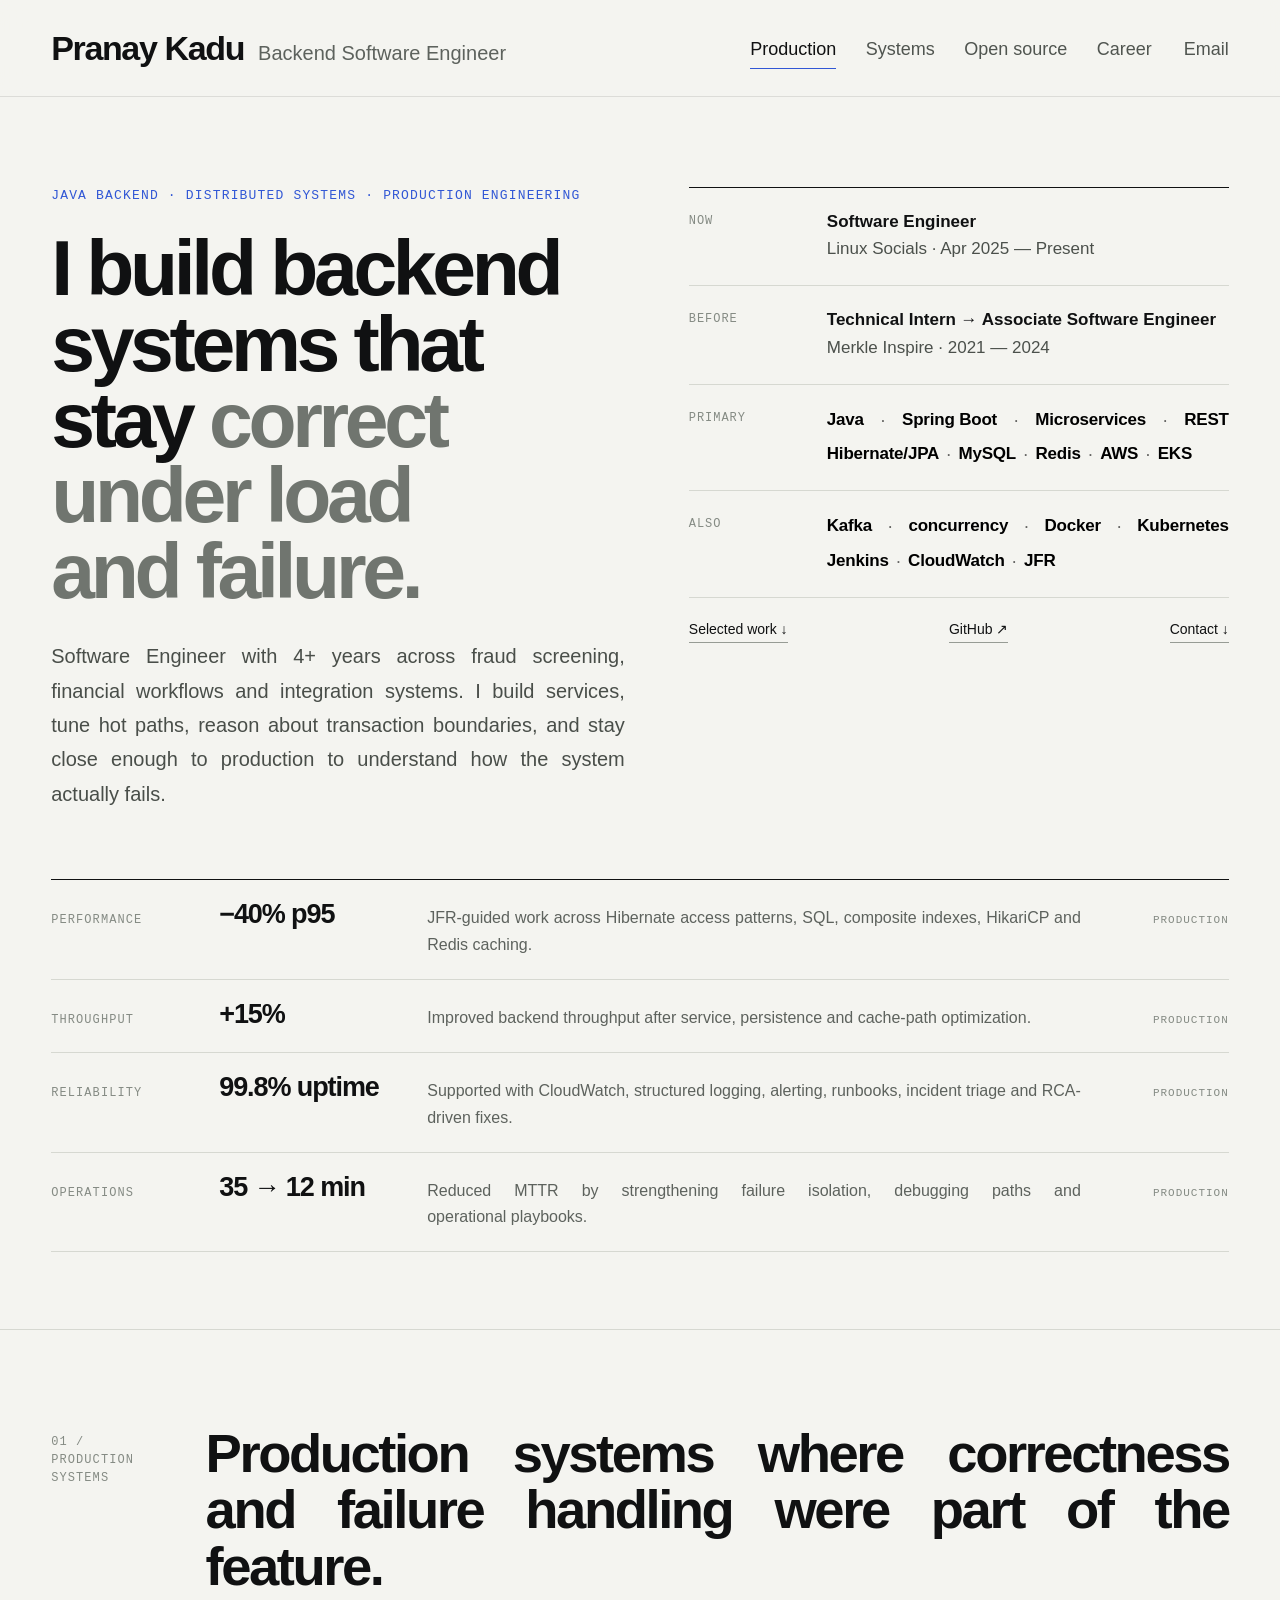
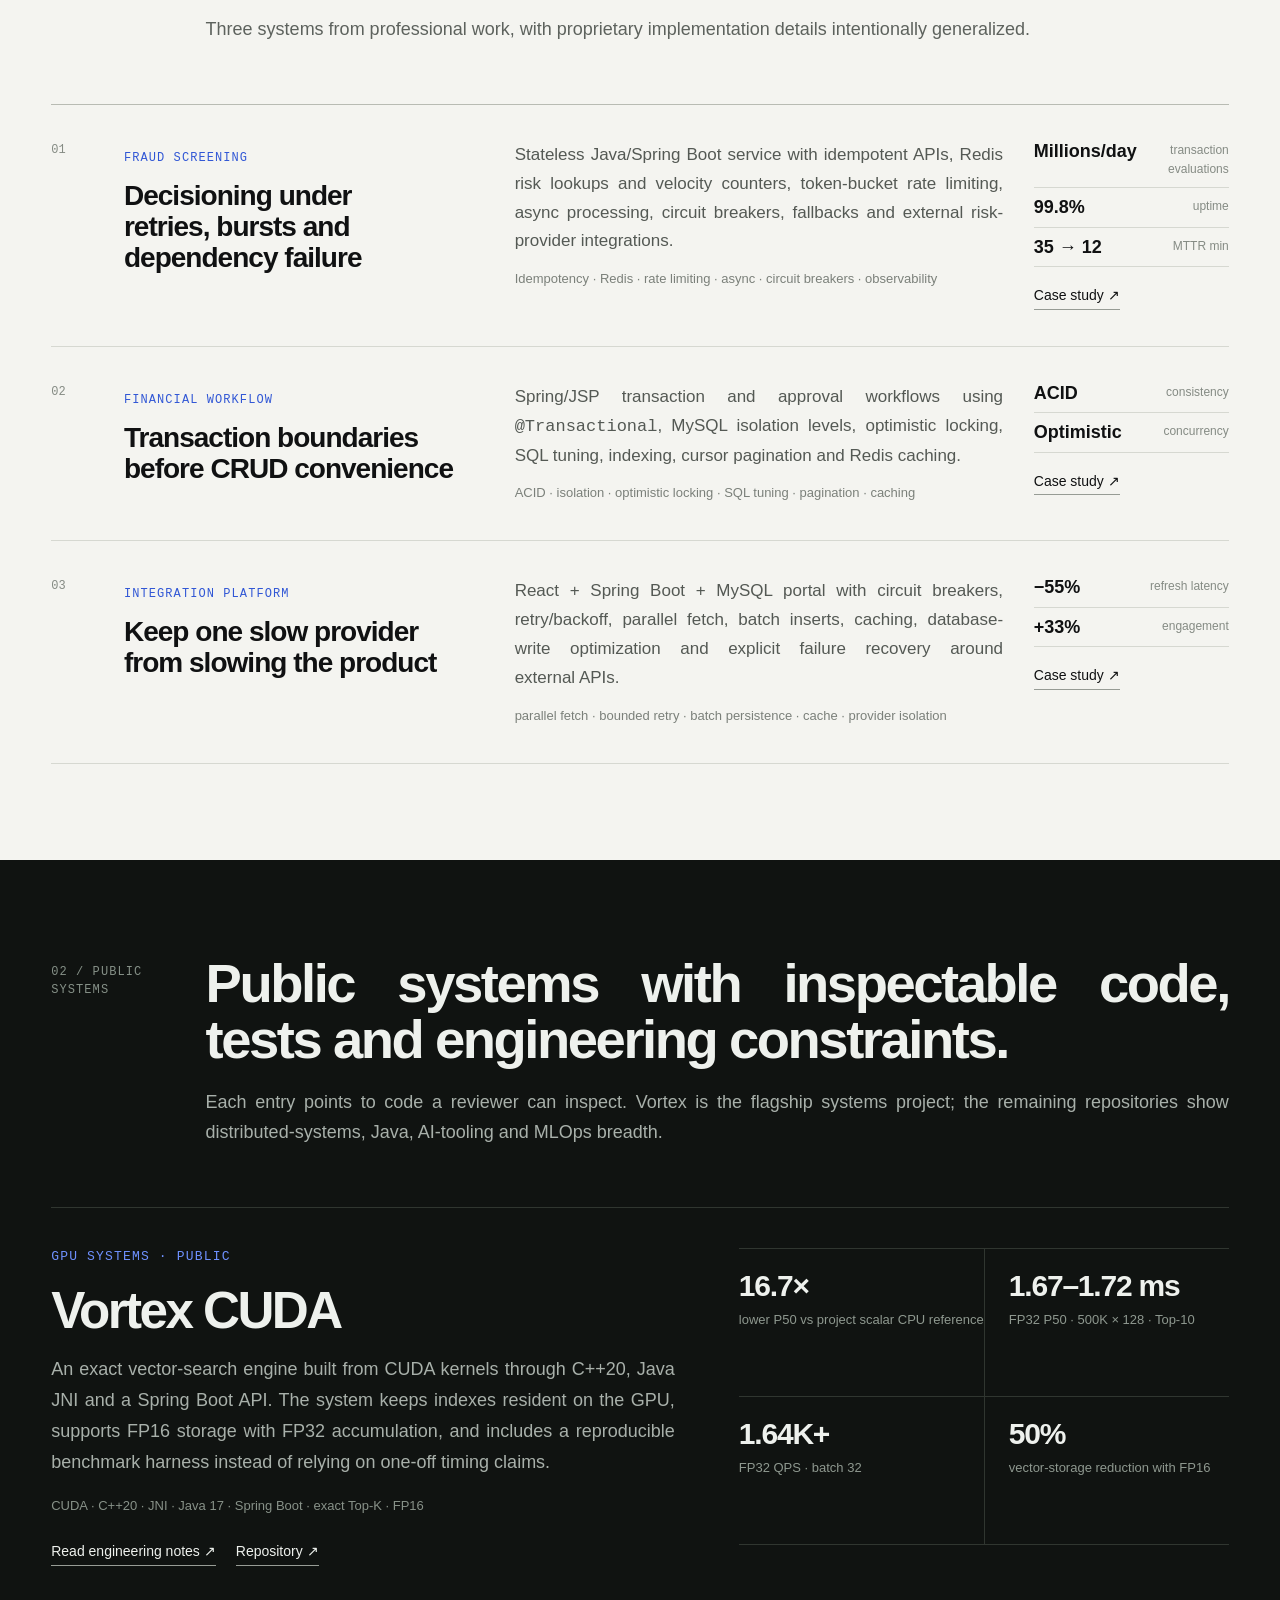
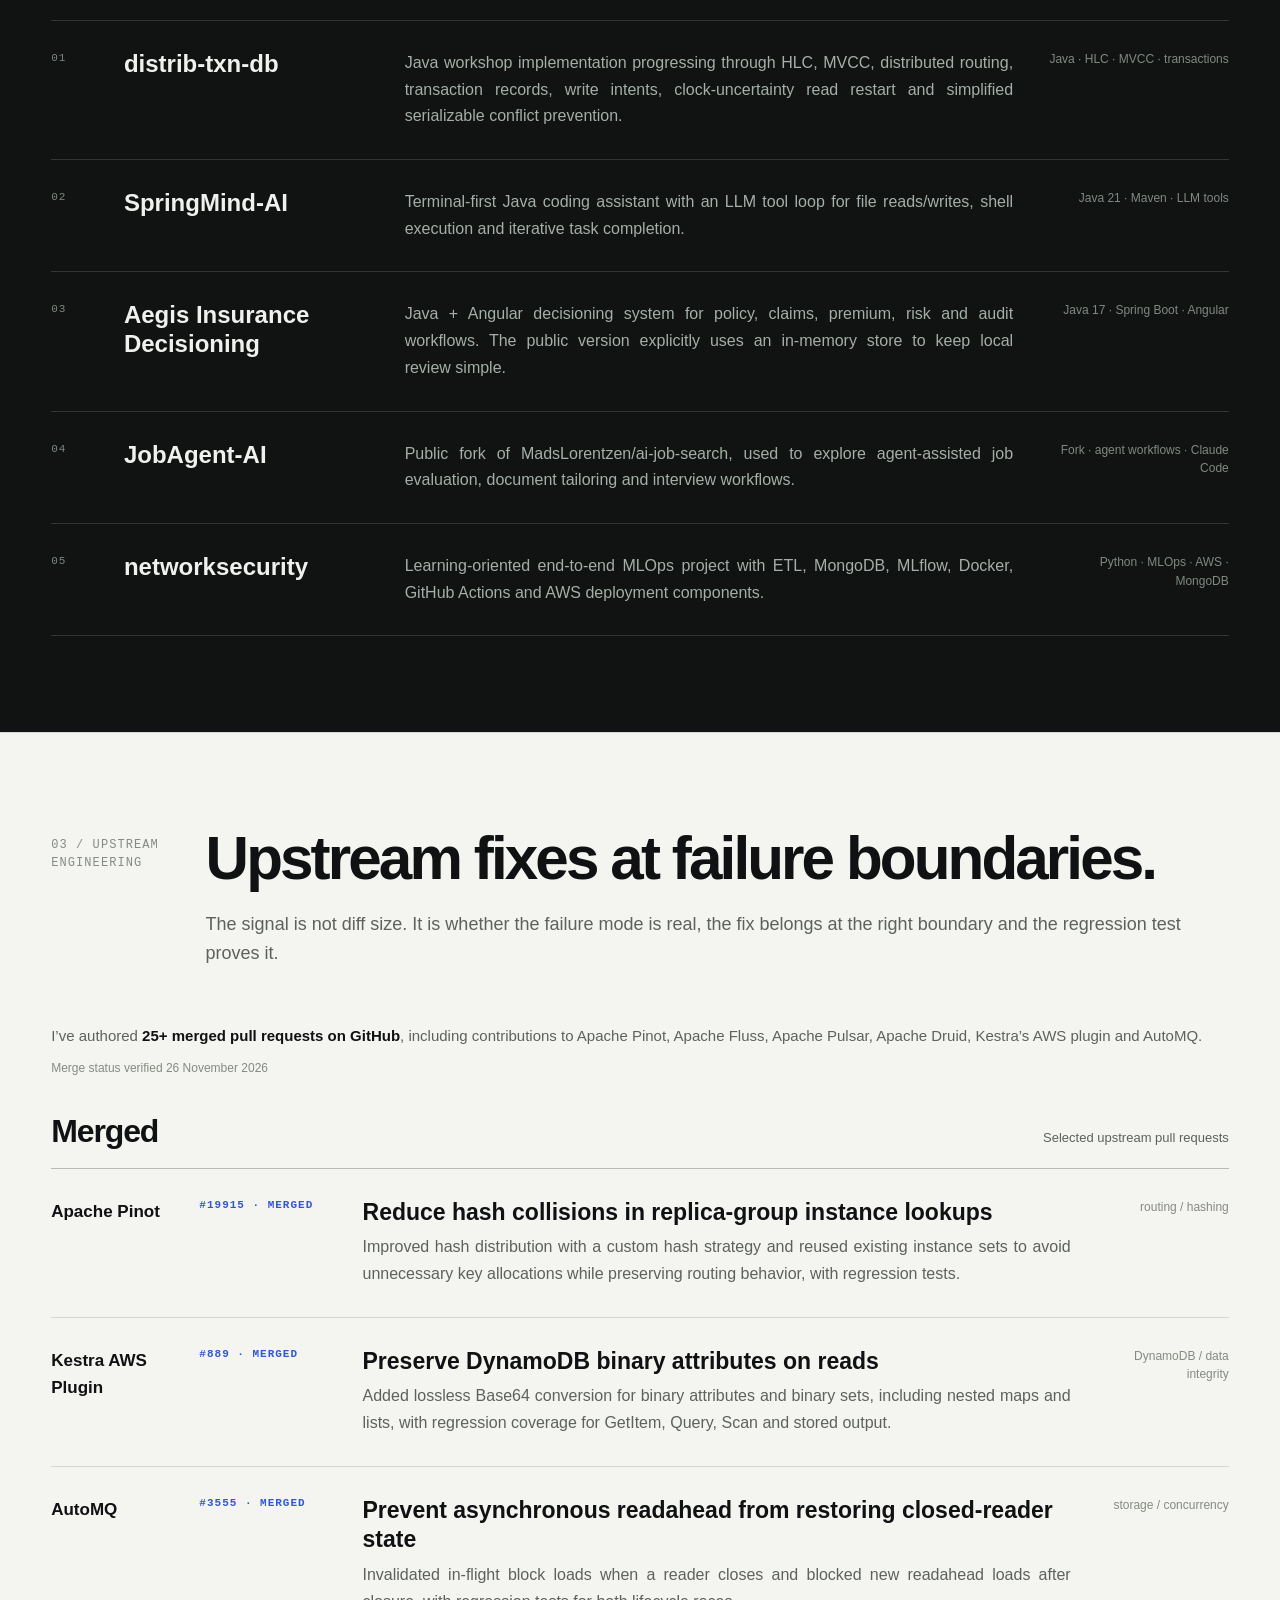
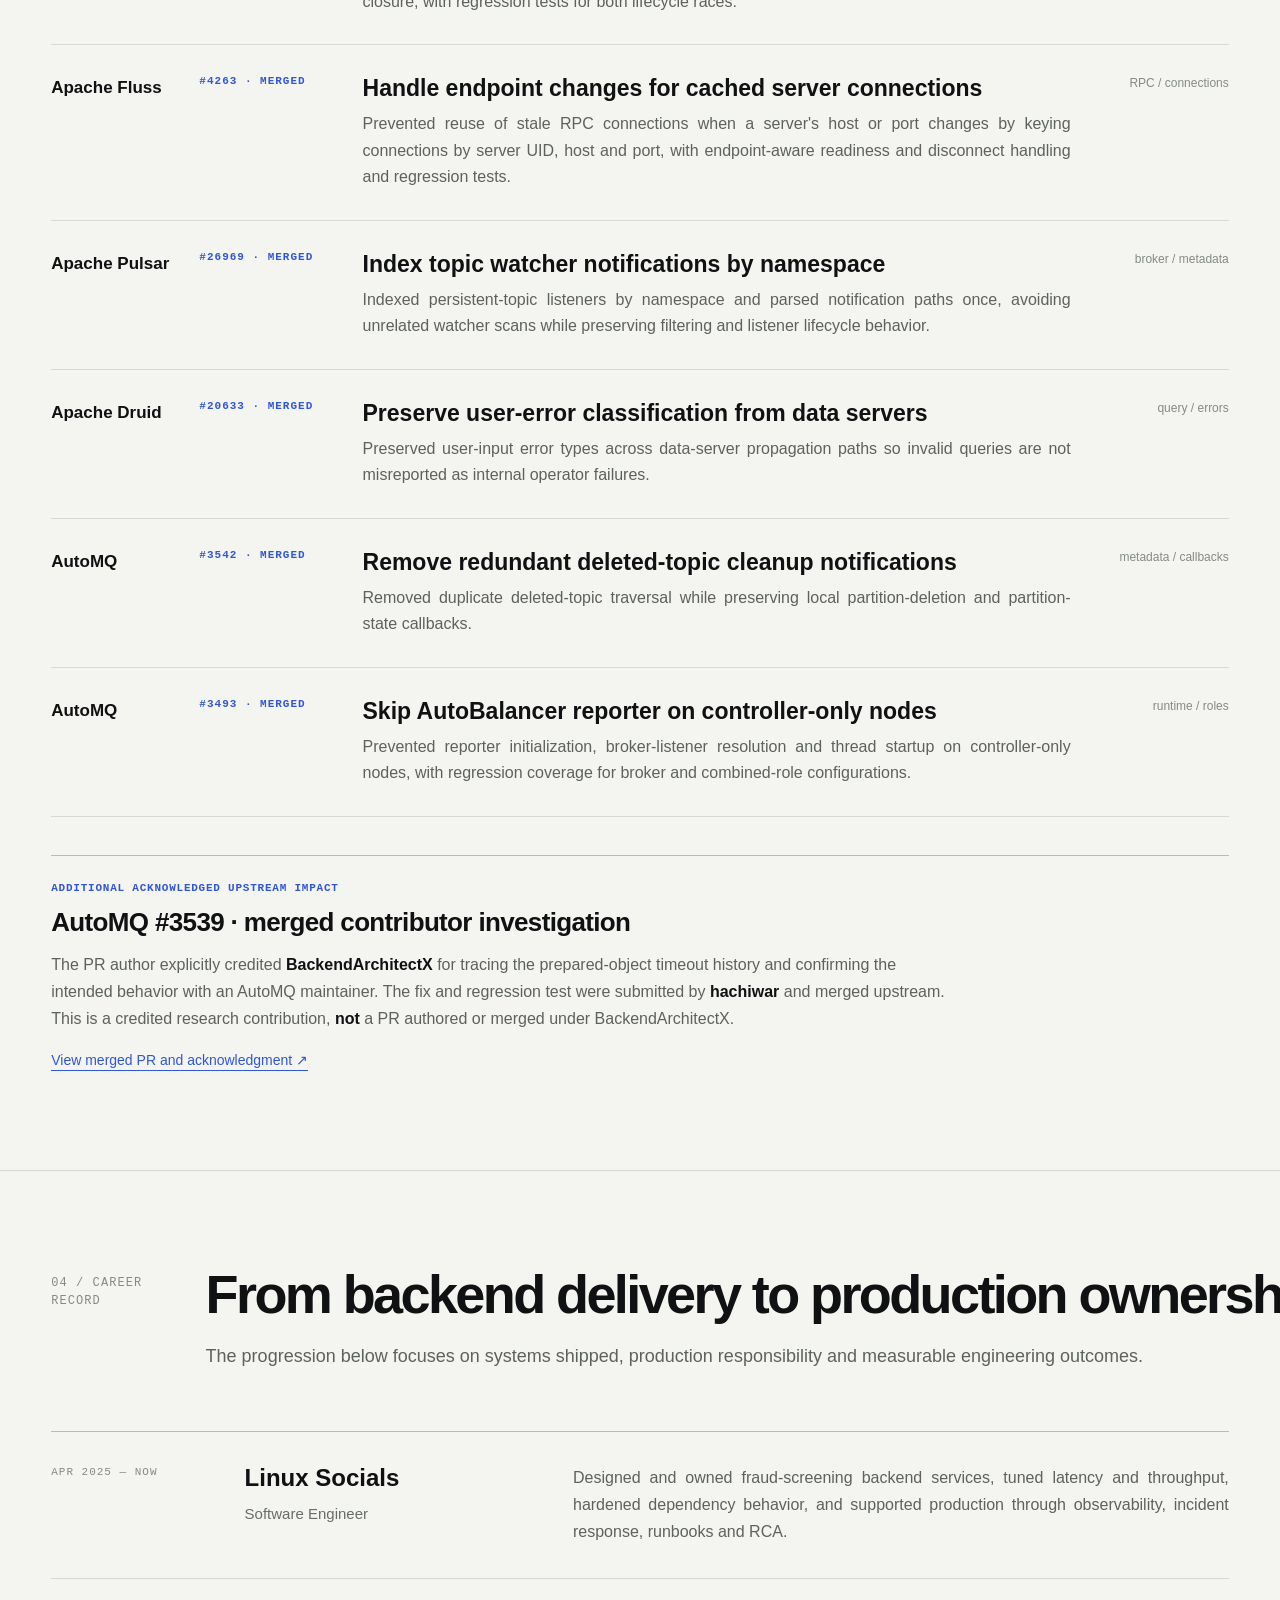
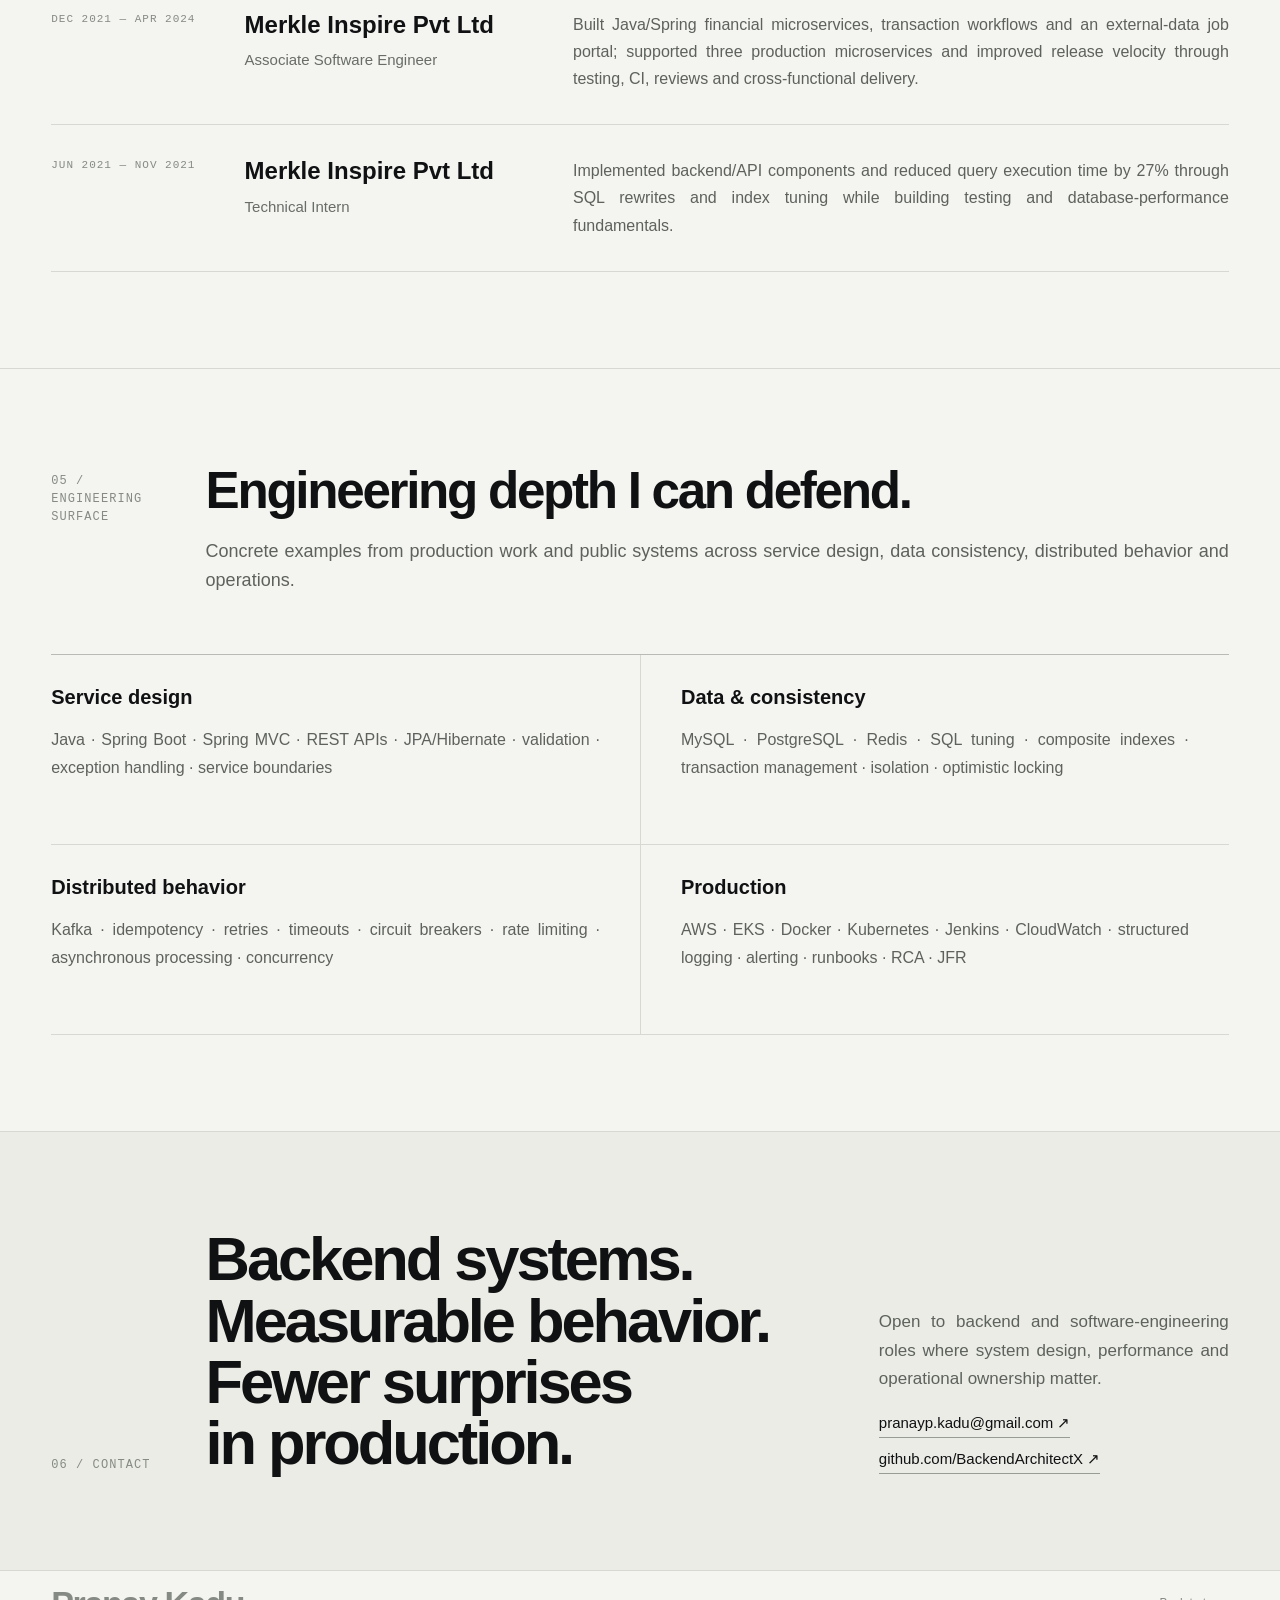
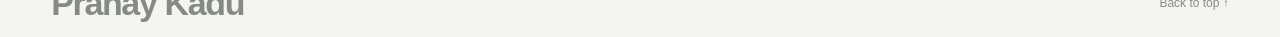
<file: index.html>
<!doctype html>
<html lang="en">
<head>
  <meta charset="utf-8">
  <meta name="viewport" content="width=device-width, initial-scale=1">
  <meta name="description" content="Pranay Kadu — backend software engineer working across Java, Spring Boot, distributed systems, performance and production reliability.">
  <meta name="author" content="Pranay Kadu">
  <meta name="theme-color" content="#f4f4f0">
  <meta property="og:title" content="Pranay Kadu — Backend Software Engineer">
  <meta property="og:description" content="Production backend systems, public systems work and upstream engineering across Java, distributed systems, performance and reliability.">
  <meta property="og:type" content="website">
  <meta property="og:url" content="https://backendarchitectx.github.io/">
  <meta name="twitter:card" content="summary">
  <link rel="canonical" href="https://backendarchitectx.github.io/">
  <script type="application/ld+json">{"@context":"https://schema.org","@type":"Person","name":"Pranay Kadu","jobTitle":"Backend Software Engineer","url":"https://backendarchitectx.github.io/","sameAs":["https://github.com/BackendArchitectX"],"knowsAbout":["Java","Spring Boot","Distributed systems","Backend engineering","Performance engineering","Production reliability"]}</script>
  <title>Pranay Kadu — Backend Software Engineer</title>
  <link rel="stylesheet" href="styles.css?v=20261028credited">
  <link rel="stylesheet" href="mobile-typography.css?v=20260911b">
  <link rel="stylesheet" href="skill-mobile.css?v=20260911d">
  <link rel="stylesheet" href="mobile-natural-justify.css?v=20260912d">
</head>
<body>
<a class="skip-link" href="#main">Skip to content</a>
<header class="site-header">
  <div class="shell header-inner">
    <a class="identity" href="#top" aria-label="Pranay Kadu, portfolio home"><strong>Pranay Kadu</strong><span>Backend Software Engineer</span></a>
    <nav class="nav" aria-label="Primary navigation"><a href="#production">Production</a><a href="#systems">Systems</a><a href="#opensource">Open source</a><a href="#career">Career</a></nav>
    <div class="header-actions"><a href="mailto:pranayp.kadu@gmail.com">Email</a></div>
  </div>
</header>

<main id="main">
  <section id="top" class="hero shell">
    <div class="hero-grid">
      <div>
        <div class="overline">Java backend · distributed systems · production engineering</div>
        <h1>I build backend systems that stay <em>correct under load and failure.</em></h1>
        <p class="hero-copy">Software Engineer with 4+ years across fraud screening, financial workflows and integration systems. I build services, tune hot paths, reason about transaction boundaries, and stay close enough to production to understand how the system actually fails.</p>
      </div>
      <aside class="hero-side" aria-label="Engineering profile summary">
        <dl>
          <div class="meta-row"><dt>Now</dt><dd><strong>Software Engineer</strong><br>Linux Socials · Apr 2025 — Present</dd></div>
          <div class="meta-row"><dt>Before</dt><dd><strong>Technical Intern → Associate Software Engineer</strong><br>Merkle Inspire · 2021 — 2024</dd></div>
          <div class="meta-row"><dt>Primary</dt><dd><strong>Java · Spring Boot · Microservices · REST · Hibernate/JPA · MySQL · Redis · AWS · EKS</strong></dd></div>
          <div class="meta-row"><dt>Also</dt><dd><strong>Kafka · concurrency · Docker · Kubernetes · Jenkins · CloudWatch · JFR</strong></dd></div>
        </dl>
        <div class="quick-links"><a href="#production">Selected work ↓</a><a href="https://github.com/BackendArchitectX" target="_blank" rel="noreferrer">GitHub ↗</a><a href="#contact">Contact ↓</a></div>
      </aside>
    </div>

    <div class="proof-ledger" aria-label="Engineering evidence">
      <div class="proof-row"><span class="label">Performance</span><strong>−40% p95</strong><p>JFR-guided work across Hibernate access patterns, SQL, composite indexes, HikariCP and Redis caching.</p><span class="source">production</span></div>
      <div class="proof-row"><span class="label">Throughput</span><strong>+15%</strong><p>Improved backend throughput after service, persistence and cache-path optimization.</p><span class="source">production</span></div>
      <div class="proof-row"><span class="label">Reliability</span><strong>99.8% uptime</strong><p>Supported with CloudWatch, structured logging, alerting, runbooks, incident triage and RCA-driven fixes.</p><span class="source">production</span></div>
      <div class="proof-row"><span class="label">Operations</span><strong>35 → 12 min</strong><p>Reduced MTTR by strengthening failure isolation, debugging paths and operational playbooks.</p><span class="source">production</span></div>
    </div>
  </section>

  <section id="production" class="section">
    <div class="shell">
      <div class="section-head">
        <div class="section-no">01 / Production systems</div>
        <h2>Production systems where correctness and failure handling were part of the feature.</h2>
        <p>Three systems from professional work, with proprietary implementation details intentionally generalized.</p>
      </div>
      <div class="system-list">
        <a class="system-row" href="work/fraud-screening.html">
          <div class="system-index">01</div>
          <div class="system-name"><span class="type">Fraud screening</span><h3>Decisioning under retries, bursts and dependency failure</h3></div>
          <div class="system-body"><p>Stateless Java/Spring Boot service with idempotent APIs, Redis risk lookups and velocity counters, token-bucket rate limiting, async processing, circuit breakers, fallbacks and external risk-provider integrations.</p><div class="methods">Idempotency · Redis · rate limiting · async · circuit breakers · observability</div></div>
          <div class="system-evidence"><div class="evidence-line"><strong>Millions/day</strong><span>transaction evaluations</span></div><div class="evidence-line"><strong>99.8%</strong><span>uptime</span></div><div class="evidence-line"><strong>35 → 12</strong><span>MTTR min</span></div><span class="row-link">Case study ↗</span></div>
        </a>
        <a class="system-row" href="work/financial-workflow.html">
          <div class="system-index">02</div>
          <div class="system-name"><span class="type">Financial workflow</span><h3>Transaction boundaries before CRUD convenience</h3></div>
          <div class="system-body"><p>Spring/JSP transaction and approval workflows using <code>@Transactional</code>, MySQL isolation levels, optimistic locking, SQL tuning, indexing, cursor pagination and Redis caching.</p><div class="methods">ACID · isolation · optimistic locking · SQL tuning · pagination · caching</div></div>
          <div class="system-evidence"><div class="evidence-line"><strong>ACID</strong><span>consistency</span></div><div class="evidence-line"><strong>Optimistic</strong><span>concurrency</span></div><span class="row-link">Case study ↗</span></div>
        </a>
        <a class="system-row" href="work/job-feed.html">
          <div class="system-index">03</div>
          <div class="system-name"><span class="type">Integration platform</span><h3>Keep one slow provider from slowing the product</h3></div>
          <div class="system-body"><p>React + Spring Boot + MySQL portal with circuit breakers, retry/backoff, parallel fetch, batch inserts, caching, database-write optimization and explicit failure recovery around external APIs.</p><div class="methods">parallel fetch · bounded retry · batch persistence · cache · provider isolation</div></div>
          <div class="system-evidence"><div class="evidence-line"><strong>−55%</strong><span>refresh latency</span></div><div class="evidence-line"><strong>+33%</strong><span>engagement</span></div><span class="row-link">Case study ↗</span></div>
        </a>
      </div>
    </div>
  </section>

  <section id="systems" class="section dark">
    <div class="shell">
      <div class="section-head">
        <div class="section-no">02 / Public systems</div>
        <h2>Public systems with inspectable code, tests and engineering constraints.</h2>
        <p>Each entry points to code a reviewer can inspect. Vortex is the flagship systems project; the remaining repositories show distributed-systems, Java, AI-tooling and MLOps breadth.</p>
      </div>

      <article class="feature-project">
        <div>
          <div class="overline">GPU systems · public</div>
          <h3>Vortex CUDA</h3>
          <p>An exact vector-search engine built from CUDA kernels through C++20, Java JNI and a Spring Boot API. The system keeps indexes resident on the GPU, supports FP16 storage with FP32 accumulation, and includes a reproducible benchmark harness instead of relying on one-off timing claims.</p>
          <div class="tech">CUDA · C++20 · JNI · Java 17 · Spring Boot · exact Top-K · FP16</div>
          <div class="feature-links"><a href="lab/vortex-cuda.html">Read engineering notes ↗</a><a href="https://github.com/BackendArchitectX/Vortex-CUDA" target="_blank" rel="noreferrer">Repository ↗</a></div>
        </div>
        <div class="benchmark" aria-label="Vortex CUDA benchmark evidence">
          <div><strong>16.7×</strong><span>lower P50 vs project scalar CPU reference</span></div>
          <div><strong>1.67–1.72 ms</strong><span>FP32 P50 · 500K × 128 · Top-10</span></div>
          <div><strong>1.64K+</strong><span>FP32 QPS · batch 32</span></div>
          <div><strong>50%</strong><span>vector-storage reduction with FP16</span></div>
        </div>
      </article>

      <div class="lab-ledger">
        <a class="lab-row" href="lab/distrib-txn-db.html"><span class="status">01</span><h3>distrib-txn-db</h3><p>Java workshop implementation progressing through HLC, MVCC, distributed routing, transaction records, write intents, clock-uncertainty read restart and simplified serializable conflict prevention.</p><span class="stack">Java · HLC · MVCC · transactions</span></a>
        <a class="lab-row" href="https://github.com/BackendArchitectX/SpringMind-AI" target="_blank" rel="noreferrer"><span class="status">02</span><h3>SpringMind-AI</h3><p>Terminal-first Java coding assistant with an LLM tool loop for file reads/writes, shell execution and iterative task completion.</p><span class="stack">Java 21 · Maven · LLM tools</span></a>
        <a class="lab-row" href="lab/aegis.html"><span class="status">03</span><h3>Aegis Insurance Decisioning</h3><p>Java + Angular decisioning system for policy, claims, premium, risk and audit workflows. The public version explicitly uses an in-memory store to keep local review simple.</p><span class="stack">Java 17 · Spring Boot · Angular</span></a>
        <a class="lab-row" href="https://github.com/BackendArchitectX/JobAgent-AI" target="_blank" rel="noreferrer"><span class="status">04</span><h3>JobAgent-AI</h3><p>Public fork of MadsLorentzen/ai-job-search, used to explore agent-assisted job evaluation, document tailoring and interview workflows.</p><span class="stack">Fork · agent workflows · Claude Code</span></a>
        <a class="lab-row" href="https://github.com/BackendArchitectX/networksecurity" target="_blank" rel="noreferrer"><span class="status">05</span><h3>networksecurity</h3><p>Learning-oriented end-to-end MLOps project with ETL, MongoDB, MLflow, Docker, GitHub Actions and AWS deployment components.</p><span class="stack">Python · MLOps · AWS · MongoDB</span></a>
      </div>
    </div>
  </section>

  <section id="opensource" class="section">
    <div class="shell">
      <div class="section-head">
        <div class="section-no">03 / Upstream engineering</div>
        <h2>Upstream fixes at failure boundaries.</h2>
        <p>The signal is not diff size. It is whether the failure mode is real, the fix belongs at the right boundary and the regression test proves it.</p>
      </div>
      <div class="oss-summary">
        <p>I’ve authored <strong>25+ merged pull requests on GitHub</strong>, including contributions to Apache Pinot, Apache Fluss, Apache Pulsar, Apache Druid, Kestra’s AWS plugin and AutoMQ.</p>
        <span class="oss-asof">Merge status verified 26 November 2026</span>
      </div>
      <div class="oss-group" aria-label="Merged upstream pull requests">
        <div class="oss-group-head"><h3>Merged</h3><p>Selected upstream pull requests</p></div>
        <div class="oss-table" aria-label="Merged PR list">
        <a class="oss-entry" href="https://github.com/apache/pinot/pull/19915" target="_blank" rel="noopener noreferrer"><span class="repo">Apache Pinot</span><span class="state state--merged">#19915 · Merged</span><div><h4>Reduce hash collisions in replica-group instance lookups</h4><p>Improved hash distribution with a custom hash strategy and reused existing instance sets to avoid unnecessary key allocations while preserving routing behavior, with regression tests.</p></div><span class="domain">routing / hashing</span></a>
        <a class="oss-entry" href="https://github.com/kestra-io/plugin-aws/pull/889" target="_blank" rel="noopener noreferrer"><span class="repo">Kestra AWS Plugin</span><span class="state state--merged">#889 · Merged</span><div><h4>Preserve DynamoDB binary attributes on reads</h4><p>Added lossless Base64 conversion for binary attributes and binary sets, including nested maps and lists, with regression coverage for GetItem, Query, Scan and stored output.</p></div><span class="domain">DynamoDB / data integrity</span></a>
        <a class="oss-entry" href="https://github.com/AutoMQ/automq/pull/3555" target="_blank" rel="noopener noreferrer"><span class="repo">AutoMQ</span><span class="state state--merged">#3555 · Merged</span><div><h4>Prevent asynchronous readahead from restoring closed-reader state</h4><p>Invalidated in-flight block loads when a reader closes and blocked new readahead loads after closure, with regression tests for both lifecycle races.</p></div><span class="domain">storage / concurrency</span></a>
        <a class="oss-entry" href="https://github.com/apache/fluss/pull/4263" target="_blank" rel="noopener noreferrer"><span class="repo">Apache Fluss</span><span class="state state--merged">#4263 · Merged</span><div><h4>Handle endpoint changes for cached server connections</h4><p>Prevented reuse of stale RPC connections when a server's host or port changes by keying connections by server UID, host and port, with endpoint-aware readiness and disconnect handling and regression tests.</p></div><span class="domain">RPC / connections</span></a>
        <a class="oss-entry" href="https://github.com/apache/pulsar/pull/26969" target="_blank" rel="noopener noreferrer"><span class="repo">Apache Pulsar</span><span class="state state--merged">#26969 · Merged</span><div><h4>Index topic watcher notifications by namespace</h4><p>Indexed persistent-topic listeners by namespace and parsed notification paths once, avoiding unrelated watcher scans while preserving filtering and listener lifecycle behavior.</p></div><span class="domain">broker / metadata</span></a>
        <a class="oss-entry" href="https://github.com/apache/druid/pull/20633" target="_blank" rel="noopener noreferrer"><span class="repo">Apache Druid</span><span class="state state--merged">#20633 · Merged</span><div><h4>Preserve user-error classification from data servers</h4><p>Preserved user-input error types across data-server propagation paths so invalid queries are not misreported as internal operator failures.</p></div><span class="domain">query / errors</span></a>
        <a class="oss-entry" href="https://github.com/AutoMQ/automq/pull/3542" target="_blank" rel="noopener noreferrer"><span class="repo">AutoMQ</span><span class="state state--merged">#3542 · Merged</span><div><h4>Remove redundant deleted-topic cleanup notifications</h4><p>Removed duplicate deleted-topic traversal while preserving local partition-deletion and partition-state callbacks.</p></div><span class="domain">metadata / callbacks</span></a>
        <a class="oss-entry" href="https://github.com/AutoMQ/automq/pull/3493" target="_blank" rel="noopener noreferrer"><span class="repo">AutoMQ</span><span class="state state--merged">#3493 · Merged</span><div><h4>Skip AutoBalancer reporter on controller-only nodes</h4><p>Prevented reporter initialization, broker-listener resolution and thread startup on controller-only nodes, with regression coverage for broker and combined-role configurations.</p></div><span class="domain">runtime / roles</span></a>
        </div>
      </div>
      <aside class="oss-credit" aria-label="Acknowledged contribution to another merged upstream pull request">
        <span class="oss-credit-kicker">Additional acknowledged upstream impact</span>
        <h3>AutoMQ #3539 · merged contributor investigation</h3>
        <p>The PR author explicitly credited <strong>BackendArchitectX</strong> for tracing the prepared-object timeout history and confirming the intended behavior with an AutoMQ maintainer. The fix and regression test were submitted by <strong>hachiwar</strong> and merged upstream. This is a credited research contribution, <strong>not</strong> a PR authored or merged under BackendArchitectX.</p>
        <a href="https://github.com/AutoMQ/automq/pull/3539" target="_blank" rel="noopener noreferrer">View merged PR and acknowledgment ↗</a>
      </aside>
    </div>
  </section>

  <section id="career" class="section">
    <div class="shell">
      <div class="section-head">
        <div class="section-no">04 / Career record</div>
        <h2>From backend delivery to production ownership.</h2>
        <p>The progression below focuses on systems shipped, production responsibility and measurable engineering outcomes.</p>
      </div>
      <div class="timeline">
        <div class="timeline-row"><span class="date">APR 2025 — NOW</span><div><h3>Linux Socials</h3><span class="role">Software Engineer</span></div><p>Designed and owned fraud-screening backend services, tuned latency and throughput, hardened dependency behavior, and supported production through observability, incident response, runbooks and RCA.</p></div>
        <div class="timeline-row"><span class="date">DEC 2021 — APR 2024</span><div><h3>Merkle Inspire Pvt Ltd</h3><span class="role">Associate Software Engineer</span></div><p>Built Java/Spring financial microservices, transaction workflows and an external-data job portal; supported three production microservices and improved release velocity through testing, CI, reviews and cross-functional delivery.</p></div>
        <div class="timeline-row"><span class="date">JUN 2021 — NOV 2021</span><div><h3>Merkle Inspire Pvt Ltd</h3><span class="role">Technical Intern</span></div><p>Implemented backend/API components and reduced query execution time by 27% through SQL rewrites and index tuning while building testing and database-performance fundamentals.</p></div>
      </div>
    </div>
  </section>

  <section id="engineering" class="section">
    <div class="shell">
      <div class="section-head"><div class="section-no">05 / Engineering surface</div><h2>Engineering depth I can defend.</h2><p>Concrete examples from production work and public systems across service design, data consistency, distributed behavior and operations.</p></div>
      <div class="depth-grid">
        <div class="depth"><h3>Service design</h3><p>Java · Spring Boot · Spring MVC · REST APIs · JPA/Hibernate · validation · exception handling · service boundaries</p></div>
        <div class="depth"><h3>Data & consistency</h3><p>MySQL · PostgreSQL · Redis · SQL tuning · composite indexes · transaction management · isolation · optimistic locking</p></div>
        <div class="depth"><h3>Distributed behavior</h3><p>Kafka · idempotency · retries · timeouts · circuit breakers · rate limiting · asynchronous processing · concurrency</p></div>
        <div class="depth"><h3>Production</h3><p>AWS · EKS · Docker · Kubernetes · Jenkins · CloudWatch · structured logging · alerting · runbooks · RCA · JFR</p></div>
      </div>
    </div>
  </section>

  <section id="contact" class="section contact">
    <div class="shell contact-grid">
      <div class="section-no">06 / Contact</div>
      <h2>Backend systems. Measurable behavior. Fewer surprises in production.</h2>
      <div><p>Open to backend and software-engineering roles where system design, performance and operational ownership matter.</p><div class="contact-links"><a href="mailto:pranayp.kadu@gmail.com">pranayp.kadu@gmail.com ↗</a><a href="https://github.com/BackendArchitectX" target="_blank" rel="noreferrer">github.com/BackendArchitectX ↗</a></div></div>
    </div>
  </section>
</main>

<footer class="footer"><div class="shell footer-inner"><span>Pranay Kadu</span><a href="#top">Back to top ↑</a></div></footer>
<script src="script.js?v=20260913a"></script>
</body>
</html>
</file>
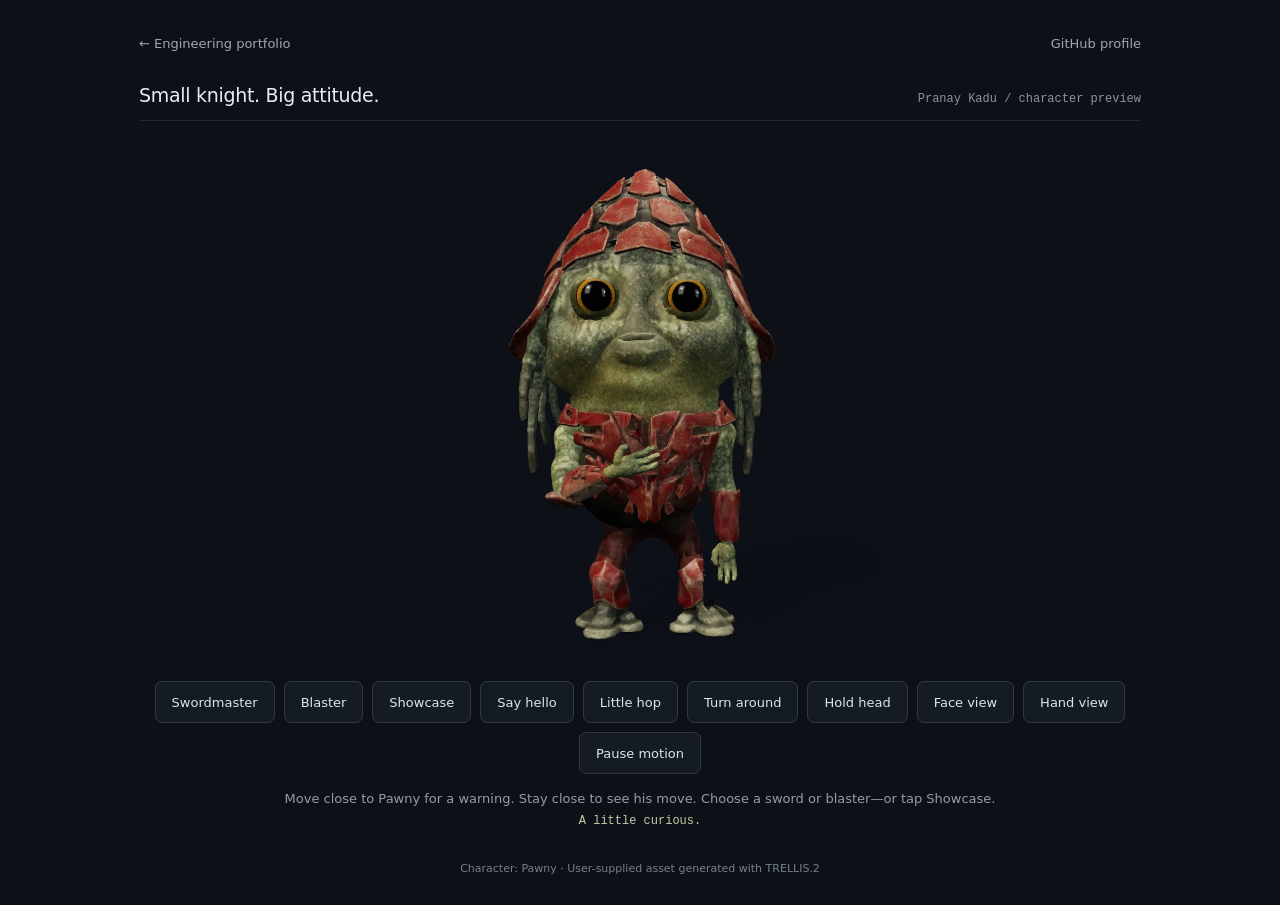
<file: companion-pawny.html>
<!doctype html>
<html lang="en">
<head>
  <meta charset="utf-8">
  <meta name="viewport" content="width=device-width,initial-scale=1">
  <meta name="description" content="Pranay Kadu's character preview, with independent eye tracking, blinking, a gentle head turn and friendly gestures.">
  <title>Pranay Kadu · Character preview</title>
  <style>
    :root{color-scheme:dark;font-family:system-ui,-apple-system,BlinkMacSystemFont,'Segoe UI',sans-serif;color:#e6edf3;background:#0d1117}
    *{box-sizing:border-box}body{margin:0}.shell{max-width:1050px;margin:0 auto;padding:24px 24px 30px}
    nav{display:flex;flex-wrap:wrap;gap:22px;align-items:center;font-size:13px;min-height:38px}a{color:#9da7b3;text-decoration:none}a:hover{color:#e6edf3;text-decoration:underline}nav a:first-child{margin-right:auto}
    header{display:flex;align-items:baseline;justify-content:space-between;flex-wrap:wrap;gap:8px;margin-top:22px;padding-bottom:14px;border-bottom:1px solid #212833}h1{font-size:19px;font-weight:500;letter-spacing:-.3px;margin:0}header span{font:12px ui-monospace,SFMono-Regular,Consolas,monospace;color:#8b949e}
    .stage{height:560px;position:relative;width:100%;isolation:isolate}.stage canvas{display:block;width:100%;height:100%;touch-action:pan-y}.stage canvas:focus-visible{outline:2px solid #a3b89a;outline-offset:-4px;border-radius:8px}
    #loading{position:absolute;top:46%;left:0;right:0;text-align:center;color:#9da7b3;font-size:13px;pointer-events:none}[hidden]{display:none!important}
    .controls{display:flex;justify-content:center;gap:9px;flex-wrap:wrap}button{min-height:42px;border:1px solid #303942;border-radius:7px;background:#151b23;color:#dce4ec;font-family:inherit;font-size:13px;padding:10px 16px;cursor:pointer}button:hover{background:#1c2530;border-color:#4b5865}button:focus-visible{outline:2px solid #a3b89a;outline-offset:3px}button:disabled{opacity:.45;cursor:wait}
    .hint{margin:17px 0 0;text-align:center;color:#939da9;font-size:13px}.status{min-height:22px;margin:8px 0 0;text-align:center;color:#bdcfa4;font:12px ui-monospace,SFMono-Regular,Consolas,monospace}.credit{margin:26px 0 0;color:#74808e;text-align:center;font-size:11px}
    @media(max-width:600px){.shell{padding:14px 12px 24px}header{margin-top:15px}.stage{height:480px}nav{gap:14px}.controls{gap:7px}button{padding:10px 12px;min-height:44px}.hint{line-height:1.5}}
  </style>
</head>
<body>
<main class="shell" id="pawny-companion" data-source="uploaded-trellis-glb" data-eye-rig="loading" data-transformation-rig="absent">
  <nav aria-label="Preview navigation"><a href="/">← Engineering portfolio</a><a href="https://github.com/BackendArchitectX">GitHub profile</a></nav>
  <header><h1>Small knight. Big attitude.</h1><span>Pranay Kadu / character preview</span></header>
  <div class="stage"><canvas role="img" aria-label="Pawny, a copper-armoured guardian with animated body, independent eyes and sword or blaster actions. Move nearby for a warning. Use Showcase for a keyboard or touch demonstration."></canvas><span id="loading" role="status">Loading your character…</span></div>
  <div class="controls" aria-label="Character actions"><button type="button" data-action="sword" aria-pressed="true" disabled>Swordmaster</button><button type="button" data-action="blaster" aria-pressed="false" disabled>Blaster</button><button type="button" data-action="showcase" disabled>Showcase</button><button type="button" data-action="hello" disabled>Say hello</button><button type="button" data-action="hop" disabled>Little hop</button><button type="button" data-action="turn" disabled>Turn around</button><button type="button" data-action="hold" disabled aria-pressed="true">Release head</button><button type="button" data-action="face" disabled aria-pressed="false">Face view</button><button type="button" data-action="hand" disabled aria-pressed="false">Hand view</button><button type="button" data-action="idle" disabled aria-pressed="false">Pause motion</button></div>
  <p class="hint">Move close to Pawny for a warning. Stay close to see his move. Choose a sword or blaster—or tap Showcase.</p>
  <p class="status" aria-live="polite">Preparing the character.</p>
  <p class="credit">Character: Pawny · User-supplied asset generated with TRELLIS.2</p>
</main>
<script src="assets/robot-companion/three.r160.min.js"></script>
<script src="assets/robot-companion/pawny/character-detail.js?v=cute-hand-5"></script>
<script src="assets/robot-companion/pawny/character-loader.js?v=cute-hand-5"></script>
<script src="assets/robot-companion/pawny/software-renderer.js?v=cute-hand-5"></script>
<script src="assets/robot-companion/pawny/action-rig.js?v=guardian-1"></script>
<script src="assets/robot-companion/pawny/viewer.js?v=guardian-1"></script>
</body>
</html>
</file>
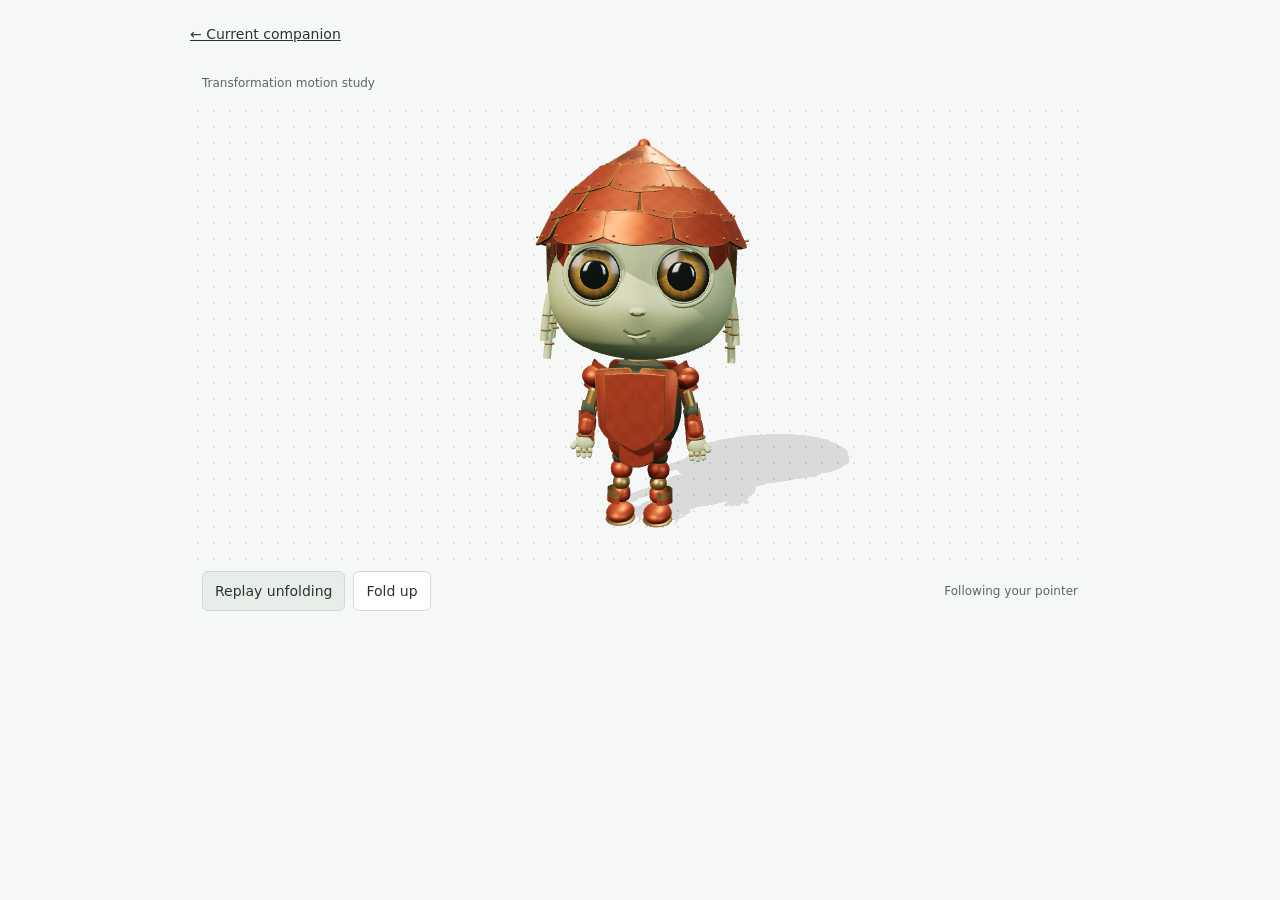
<file: companion-transformation.html>
<!doctype html>
<html lang="en"><head><meta charset="utf-8"><meta name="viewport" content="width=device-width,initial-scale=1"><title>Capsule transformation study · Pranay Kadu</title>
<style>
html{color-scheme:light dark;--foreground:light-dark(#29352e,#e7ede7);--muted-foreground:light-dark(#5b685f,#acb9b0)}
body{margin:0;background:light-dark(#f6f8f7,#0d1117);color:var(--foreground);font:14px/1.5 system-ui,sans-serif}.shell{max-width:900px;padding:24px 16px;margin:auto}nav{margin-bottom:12px}a{color:inherit}button{font:inherit}button:focus-visible{outline:2px solid currentColor;outline-offset:3px}
.btn{border:1px solid light-dark(#d2d9d4,#39463d);border-radius:6px;padding:8px 12px;background:light-dark(#fff,#172019);color:var(--foreground);min-height:40px;cursor:pointer}.btn-primary{background:light-dark(#e7ede8,#29372d)}.text-small{font-size:12px}.text-muted{color:var(--muted-foreground)}.viz-dotted-background{background-image:radial-gradient(light-dark(#dce3de,#28322d) 1px,transparent 1px);background-size:16px 16px}@media(pointer:coarse){.btn{min-height:44px}}@media(max-width:500px){.shell{padding:16px 8px}}
</style></head><body><main class="shell"><nav><a href="companion.html">← Current companion</a></nav>
<section id="capsule-transformation-study" aria-label="Capsule transformation motion study" data-lighting="ggx-shadows">
  <style>
    #capsule-transformation-study{width:100%;color:var(--foreground);font-family:inherit}
    #capsule-transformation-study *{box-sizing:border-box}
    #capsule-transformation-study .cts-header{display:flex;align-items:center;flex-wrap:wrap;gap:10px;padding:10px 96px 4px 12px;min-height:46px}
    #capsule-transformation-study .cts-stage{position:relative;width:100%;height:460px}
    #capsule-transformation-study canvas{display:block;width:100%;height:100%;touch-action:pan-y}
    #capsule-transformation-study .cts-loading{position:absolute;inset:48% 0 auto;text-align:center;pointer-events:none}
    #capsule-transformation-study .cts-loading[hidden]{display:none}
    #capsule-transformation-study .cts-controls{display:flex;flex-wrap:wrap;align-items:center;gap:8px;padding:8px 12px 14px}
    #capsule-transformation-study .cts-status{margin-left:auto}
    @media(max-width:500px){#capsule-transformation-study .cts-stage{height:370px}#capsule-transformation-study .cts-status{width:100%;margin:4px 0 0}}
  </style>
  <div class="cts-header"><span class="text-small text-muted">Transformation motion study</span></div>
  <div class="cts-stage viz-dotted-background">
    <canvas role="img" aria-label="A copper capsule unfolds into a robot. Its head and eyes follow your pointer after unfolding."></canvas>
    <span class="cts-loading text-small text-muted">Preparing the mechanism…</span>
  </div>
  <div class="cts-controls">
    <button type="button" class="btn btn-primary" data-cts-action="replay">Replay unfolding</button>
    <button type="button" class="btn" data-cts-action="fold">Fold up</button>
    <span class="cts-status text-small text-muted" aria-live="polite">Capsule sealed</span>
  </div>
  <script src="assets/robot-companion/three.r160.min.js"></script>
  <script>
/* Articulated, textured geometry. No character images or billboards. */
function createCompanionModel(T, options = {}) {
  const detail=options.detail||1, high=detail>1;
  const root=new T.Group();root.name='CopperCapCompanion';
  const refs={root,eyes:[],lids:[],brows:[],strands:[],arms:[],legs:[]};
  const sphere=new T.SphereGeometry(1,high?56:32,high?36:20);
  const smallSphere=new T.SphereGeometry(1,12,8);
  let seed=1639;const random=()=>{seed=(seed*1664525+1013904223)>>>0;return seed/4294967296;};
  function canvas(w,h){return options.createCanvas?options.createCanvas(w,h):null;}
  function canvasTexture(c,color=true){const t=new T.CanvasTexture(c);if(color)t.colorSpace=T.SRGBColorSpace;t.wrapS=t.wrapT=T.RepeatWrapping;t.anisotropy=8;return t;}
  function textureSet(col,row){
    if(!options.atlasImage||!options.createCanvas)return {};
    const c=canvas(512,512),ctx=c.getContext('2d'),img=options.atlasImage;
    ctx.drawImage(img,col*img.width/2,row*img.height/2,img.width/2,img.height/2,0,0,512,512);
    const map=canvasTexture(c),pixels=ctx.getImageData(0,0,512,512);
    map.userData.pixels={data:pixels.data,width:512,height:512};
    const rough=canvas(512,512),rctx=rough.getContext('2d'),data=rctx.createImageData(512,512);
    for(let i=0;i<data.data.length;i+=4){const v=170+pixels.data[i]*.22;data.data[i]=data.data[i+1]=data.data[i+2]=v;data.data[i+3]=255;}
    rctx.putImageData(data,0,0);
    const roughnessMap=canvasTexture(rough,false),bumpMap=canvasTexture(c,false);
    return {map,roughnessMap,bumpMap};
  }
  const olive=textureSet(0,0),red=textureSet(1,0),brass=textureSet(0,1),rubber=textureSet(1,1);
  const materials={
    face:new T.MeshStandardMaterial({color:olive.map?'#e2e8ce':'#777955',...olive,roughness:.80,metalness:.30,bumpScale:.013,envMapIntensity:.65}),
    joint:new T.MeshStandardMaterial({color:rubber.map?'#a3a6a0':'#272923',...rubber,roughness:.86,metalness:.20,bumpScale:.007}),
    bronze:new T.MeshStandardMaterial({color:brass.map?'#c6bca7':'#806b43',...brass,roughness:.59,metalness:.78,bumpScale:.005}),
    edge:new T.MeshStandardMaterial({color:brass.map?'#8a8070':'#685841',...brass,roughness:.70,metalness:.58,bumpScale:.006}),
    mouth:new T.MeshStandardMaterial({color:'#252a1b',roughness:.94,metalness:.05}),
    eye:new T.MeshPhysicalMaterial({color:'#17150d',roughness:.13,metalness:0,clearcoat:1,clearcoatRoughness:.035,envMapIntensity:1.4}),
    pupil:new T.MeshPhysicalMaterial({color:'#070a08',roughness:.065,metalness:0,clearcoat:1,clearcoatRoughness:.025,envMapIntensity:1.65}),
    glint:new T.MeshBasicMaterial({color:'#e8e5cf',transparent:true,opacity:.70}),
    led:new T.MeshStandardMaterial({color:'#8cb7c1',emissive:'#4e9bc6',emissiveIntensity:.45,roughness:.4}),
    red:['#ded2c5','#cfc1b2','#e1d3c4','#b9b1a5'].map(color=>new T.MeshStandardMaterial({color:red.map?color:'#883b2e',...red,roughness:.65,metalness:.43,bumpScale:.009,envMapIntensity:.8}))
  };
  materials.faceLight=materials.face;refs.materials=materials;
  function mesh(parent,g,material,position,scale){const m=new T.Mesh(g,material);if(position)m.position.set(...position);if(scale)m.scale.set(...scale);m.castShadow=true;m.receiveShadow=true;parent.add(m);return m;}
  function ball(parent,material,pos,scale,tiny=false){return mesh(parent,tiny?smallSphere:sphere,material,pos,scale);}
  function capsule(parent,material,a,b,radius){const start=new T.Vector3(...a),end=new T.Vector3(...b),length=start.distanceTo(end);const m=mesh(parent,new T.CapsuleGeometry(radius,Math.max(.001,length-radius*2),4,high?16:10),material,start.clone().add(end).multiplyScalar(.5).toArray());m.quaternion.setFromUnitVectors(new T.Vector3(0,1,0),end.sub(start).normalize());return m;}
  function tube(parent,material,points,radius=.012){return mesh(parent,new T.TubeGeometry(new T.CatmullRomCurve3(points.map(p=>new T.Vector3(...p))),high?28:18,radius,6,false),material);}
  function shield(width,height,depth=.024){
    const s=new T.Shape();s.moveTo(-width*.37,height*.48);s.quadraticCurveTo(-width*.50,height*.48,-width*.50,height*.31);s.lineTo(-width*.48,-height*.28);s.quadraticCurveTo(-width*.32,-height*.46,-width*.08,-height*.50);s.quadraticCurveTo(width*.23,-height*.51,width*.48,-height*.28);s.lineTo(width*.5,height*.30);s.quadraticCurveTo(width*.50,height*.47,width*.35,height*.48);s.closePath();
    const g=new T.ExtrudeGeometry(s,{depth,bevelEnabled:true,bevelSegments:2,steps:1,bevelSize:.009,bevelThickness:.008,curveSegments:high?7:4});
    const uv=g.attributes.uv,p=g.attributes.position;for(let i=0;i<p.count;i++)uv.setXY(i,p.getX(i)/width+.5,p.getY(i)/height+.5);return subdivideFaces(g);
  }
  function subdivideFaces(g){
    const positions=[],uvs=[],out=new T.BufferGeometry(),p=g.attributes.position,u=g.attributes.uv;
    const push=(a,b,c)=>{for(const v of[a,b,c]){positions.push(v[0],v[1],v[2]);uvs.push(v[3],v[4]);}};
    const point=i=>[p.getX(i),p.getY(i),p.getZ(i),u.getX(i),u.getY(i)],mid=(a,b)=>a.map((v,i)=>(v+b[i])*.5);
    for(const group of g.groups){const start=positions.length/3;for(let i=group.start;i<group.start+group.count;i+=3){const a=point(i),b=point(i+1),c=point(i+2);if(group.materialIndex===0){const ab=mid(a,b),bc=mid(b,c),ca=mid(c,a);push(a,ab,ca);push(ab,b,bc);push(ca,bc,c);push(ab,bc,ca);}else push(a,b,c);}out.addGroup(start,positions.length/3-start,group.materialIndex);}
    out.setAttribute('position',new T.Float32BufferAttribute(positions,3));out.setAttribute('uv',new T.Float32BufferAttribute(uvs,2));out.computeVertexNormals();return out;
  }
  function smoothShading(g){
    const p=g.attributes.position,n=g.attributes.normal,buckets=new Map();
    for(let i=0;i<p.count;i++){const key=[p.getX(i),p.getY(i),p.getZ(i)].map(v=>Math.round(v*10000)).join(',');if(!buckets.has(key))buckets.set(key,[]);buckets.get(key).push(i);}
    const src=n.array.slice();
    for(const indices of buckets.values())for(const i of indices){let x=0,y=0,z=0;for(const j of indices){if(src[i*3]*src[j*3]+src[i*3+1]*src[j*3+1]+src[i*3+2]*src[j*3+2]>.42){x+=src[j*3];y+=src[j*3+1];z+=src[j*3+2];}}const len=Math.hypot(x,y,z)||1;n.setXYZ(i,x/len,y/len,z/len);}return g;
  }
  function irisDome(radius){
    const positions=[],uv=[],indices=[],rings=8,segments=high?80:48;
    for(let j=0;j<=rings;j++){const r=j/rings;for(let i=0;i<=segments;i++){const a=i/segments*Math.PI*2;positions.push(Math.cos(a)*r*radius,Math.sin(a)*r*radius,.122+.038*(1-r*r));uv.push(.5+Math.cos(a)*r*.5,.5+Math.sin(a)*r*.5);}}
    for(let j=0;j<rings;j++)for(let i=0;i<segments;i++){const a=j*(segments+1)+i,b=a+segments+1;indices.push(a,b,a+1,b,b+1,a+1);}
    const g=new T.BufferGeometry();g.setAttribute('position',new T.Float32BufferAttribute(positions,3));g.setAttribute('uv',new T.Float32BufferAttribute(uv,2));g.setIndex(indices);g.computeVertexNormals();return g;
  }
  function aoGeometry(g,amount){const p=g.attributes.position,c=[];for(let i=0;i<p.count;i++){const a=amount(p.getX(i),p.getY(i),p.getZ(i));c.push(a,a,a);}g.setAttribute('color',new T.Float32BufferAttribute(c,3));return g;}
  function agedClone(m){const n=m.clone();n.vertexColors=true;return n;}
  const torso=new T.Group();root.add(torso);refs.torso=torso;
  ball(torso,materials.joint,[0,-.05,0],[.39,.48,.28]);
  for(const side of [-1,1]){
    for(const front of [1,-1]){
      const g=shield(.35,.67,.025),p=g.attributes.position;
      for(let i=0;i<p.count;i++){const x=p.getX(i),y=p.getY(i);p.setZ(i,p.getZ(i)+.050*(1-Math.pow(x/.19,2))+.035*(1-Math.pow(y/.35,2)));}g.computeVertexNormals();smoothShading(g);
      const plate=mesh(torso,g,[materials.red[side<0?0:1],materials.edge],[side*.175,.015,front*.235]);plate.rotation.y=front<0?Math.PI:side*.10;plate.rotation.z=side*-.07;
    }
    ball(torso,materials.led,[side*.18,.13,.317],[.013,.022,.008],true);
    for(const y of [.26,-.23])ball(torso,materials.bronze,[side*.27,y,.285],[.015,.015,.009],true);
  }
  ball(torso,materials.red[2],[0,-.37,0],[.30,.23,.26]);
  const belt=mesh(torso,new T.TorusGeometry(.28,.018,6,32),materials.edge,[0,-.30,0],[1,.85,1]);belt.rotation.x=Math.PI/2;
  mesh(torso,shield(.31,.27),[materials.red[1],materials.edge],[0,-.42,.24]);
  capsule(torso,materials.joint,[0,.29,0],[0,.48,0],.115);
  for(const y of [.35,.39,.43])mesh(torso,new T.TorusGeometry(.117,.012,6,24),materials.bronze,[0,y,0]).rotation.x=Math.PI/2;

  const head=new T.Group();head.position.y=.40;root.add(head);refs.head=head;
  const faceGeo=new T.SphereGeometry(1,high?96:56,high?64:36),fp=faceGeo.attributes.position;
  for(let i=0;i<fp.count;i++){
    let x=fp.getX(i)*.86,y=.65+fp.getY(i)*.72,z=fp.getZ(i)*.64;
    if(z>0){
      const front=Math.pow(z/.64,3),cheek=Math.exp(-Math.pow((Math.abs(x)-.48)/.23,2)-Math.pow((y-.43)/.25,2));
      const recess=Math.exp(-Math.pow((Math.abs(x)-.375)/.245,2)-Math.pow((y-.79)/.235,2));
      const nose=.026*Math.exp(-x*x/.012-(y-.48)*(y-.48)/.010);
      z+=front*(.055*cheek-.077*recess+.023*Math.exp(-x*x/.10-(y-.34)*(y-.34)/.08)+nose);
    }
    if(y<.18)y=.18+(y-.18)*.73;
    fp.setXYZ(i,x,y,z);
  }
  faceGeo.computeVertexNormals();aoGeometry(faceGeo,(x,y,z)=>{const eye=Math.exp(-Math.pow((Math.abs(x)-.375)/.27,2)-Math.pow((y-.79)/.25,2));return Math.max(.48,1-.25*eye*(z>.20?1:0)-.22*Math.max(0,(y-1.03)/.25)-.14*Math.max(0,.24-y));});
  mesh(head,faceGeo,agedClone(materials.face));

  let irisMaterial=new T.MeshStandardMaterial({color:'#8d642c',roughness:.31,metalness:0,envMapIntensity:.5});
  if(options.createCanvas){
    const c=canvas(512,512),ctx=c.getContext('2d'),center=256;
    ctx.fillStyle='#292112';ctx.fillRect(0,0,512,512);
    const grad=ctx.createRadialGradient(center,center,80,center,center,250);grad.addColorStop(0,'#745322');grad.addColorStop(.28,'#b48b40');grad.addColorStop(.72,'#786028');grad.addColorStop(1,'#272717');ctx.fillStyle=grad;ctx.beginPath();ctx.arc(center,center,251,0,Math.PI*2);ctx.fill();
    for(let i=0;i<2800;i++){const a=random()*Math.PI*2,r=94+random()*145,end=Math.min(248,r+15+random()*72);ctx.strokeStyle=i%3?'rgba(37,31,13,'+(.12+random()*.30)+')':'rgba(212,172,86,'+(.15+random()*.25)+')';ctx.lineWidth=.35+random()*1.25;ctx.beginPath();ctx.moveTo(center+Math.cos(a)*r,center+Math.sin(a)*r);ctx.quadraticCurveTo(center+Math.cos(a+.015)*((r+end)/2),center+Math.sin(a+.015)*((r+end)/2),center+Math.cos(a)*end,center+Math.sin(a)*end);ctx.stroke();}
    const t=canvasTexture(c);t.userData.pixels={data:ctx.getImageData(0,0,512,512).data,width:512,height:512};irisMaterial=new T.MeshPhysicalMaterial({color:'#fff2da',map:t,roughness:.27,metalness:0,clearcoat:1,clearcoatRoughness:.035});
  }
  materials.iris=irisMaterial;
  for(const side of [-1,1]){
    const socket=new T.Group();socket.position.set(side*.375,.79,.566);head.add(socket);
    // The globe sits in the face. The corneal surface is shallow, not a protruding ball.
    mesh(socket,new T.TorusGeometry(.245,.024,high?12:8,high?64:40),materials.face,[0,0,.016],[1,1.025,1]);
    const innerLid=materials.face.clone();innerLid.color.multiplyScalar(.88);
    mesh(socket,new T.TorusGeometry(.227,.010,high?12:8,high?64:40),innerLid,[0,0,.036]);
    const gaze=new T.Group();socket.add(gaze);
    ball(gaze,materials.eye,[0,0,.018],[.225,.227,.108]);
    mesh(gaze,irisDome(.205),irisMaterial);
    ball(gaze,materials.pupil,[0,0,.145],[.121,.124,.040]);
    ball(gaze,materials.glint,[-.064,.073,.149],[.027,.041,.004],true).rotation.z=-.22;
    ball(gaze,materials.glint,[.045,-.040,.150],[.009,.011,.003],true);
    const top=mesh(socket,new T.SphereGeometry(.242,high?48:28,high?24:14,0,Math.PI*2,0,Math.PI/2),materials.face,[0,0,.018],[1,1,.70]);
    const bottom=mesh(socket,new T.SphereGeometry(.242,high?48:28,high?24:14,0,Math.PI*2,Math.PI/2,Math.PI/2),materials.face,[0,0,.018],[1,1,.70]);
    top.rotation.x=-Math.PI/2;bottom.rotation.x=Math.PI/2;
    refs.eyes.push({socket,gaze});refs.lids.push({top,bottom});
    refs.brows.push(tube(socket,materials.face,[[-.215,.168,.003],[-.04,.268,.025],[.183,.195,.008]],.018));
  }
  ball(head,materials.face,[0,.48,.656],[.076,.038,.043]);
  for(const side of [-1,1])ball(head,materials.mouth,[side*.036,.467,.690],[.018,.009,.004],true);
  refs.smile=tube(head,materials.mouth,[[-.115,.319,.616],[-.055,.291,.642],[.020,.292,.646],[.104,.326,.624]],.010);
  tube(head,materials.face,[[-.080,.273,.628],[0,.261,.644],[.078,.278,.628]],.012);

  const cap=new T.Group();head.add(cap);refs.cap=cap;
  const profile=[[.91,1.04],[.83,1.27],[.68,1.50],[.47,1.73],[.20,1.96],[0,2.08]].map(([r,y])=>new T.Vector2(r,y));
  const undercoat=materials.red[3].clone();undercoat.color.multiplyScalar(.56);
  mesh(cap,new T.LatheGeometry(profile,high?72:48),undercoat);
  const rows=[{lo:1.035,hi:1.35,r0:.938,r1:.803,n:10},{lo:1.285,hi:1.60,r0:.834,r1:.609,n:9},{lo:1.535,hi:1.84,r0:.661,r1:.354,n:7},{lo:1.78,hi:2.06,r0:.415,r1:.035,n:5}];
  rows.forEach((row,j)=>{
    for(let i=0;i<row.n;i++){
      const theta=i/row.n*Math.PI*2+(j%2?Math.PI/row.n:0)+.025*Math.sin(i*3+j),span=Math.PI*2/row.n*.985;
      const width=(row.r0+row.r1)/2*span,height=row.hi-row.lo,g=shield(width,height,.024),p=g.attributes.position;
      for(let k=0;k<p.count;k++){
        const x=p.getX(k),y=p.getY(k),z=p.getZ(k),v=y/height+.5,angle=theta+x/width*span;
        const radius=row.r0+(row.r1-row.r0)*v+z+.012*Math.sin(i*2+j);
        p.setXYZ(k,Math.sin(angle)*radius,(row.lo+row.hi)/2+y,Math.cos(angle)*radius);
      }
      g.computeVertexNormals();smoothShading(g);aoGeometry(g,(x,y,z)=>.80+.18*Math.min(1,Math.max(0,(y-row.lo)/height*2)));
      mesh(cap,g,[agedClone(materials.red[(i+j)%4]),materials.edge]);
      const y=row.lo+height*.24,r=row.r0+(row.r1-row.r0)*.24+.05;
      for(const s of [-1,1])ball(cap,materials.bronze,[Math.sin(theta+s*span*.32)*r,y,Math.cos(theta+s*span*.32)*r],[.012,.012,.012],true);
    }
  });
  ball(cap,materials.red[2],[0,2.05,0],[.060,.085,.060]);
  for(const side of [-1,1]){
    const flap=mesh(head,shield(.37,.48),[materials.red[2],materials.edge],[side*.825,.88,-.05]);flap.rotation.y=side*Math.PI/2;flap.rotation.z=side*.14;
    for(let i=0;i<3;i++){
      const strand=new T.Group();strand.position.set(side*(.79+i*.018),.59,-.15+i*.13);head.add(strand);
      const length=.43+(i===1?.18:0);tube(strand,materials.face,[[0,0,0],[side*.03,-length*.45,.015],[side*.05,-length,.02]],.039);
      for(const u of [.45,.77])mesh(strand,new T.TorusGeometry(.040,.009,6,12),materials.bronze,[side*.04*u,-length*u,.02]).rotation.x=Math.PI/2;
      refs.strands.push({node:strand,side,phase:i});
    }
  }
  for(const side of [-1,1]){
    const arm=new T.Group();arm.position.set(side*.405,.21,0);torso.add(arm);
    ball(arm,materials.joint,[0,0,0],[.10,.10,.10]);
    ball(arm,materials.red[2],[side*.020,.016,-.010],[.125,.103,.14]);
    capsule(arm,materials.bronze,[0,-.065,0],[side*.05,-.30,.01],.060);
    const elbow=new T.Group();elbow.position.set(side*.05,-.30,.01);arm.add(elbow);
    mesh(elbow,new T.CylinderGeometry(.080,.080,.12,16),materials.joint).rotation.z=Math.PI/2;
    for(const s of [-1,1])ball(elbow,materials.bronze,[s*.066,0,0],[.012,.029,.029],true);
    capsule(elbow,materials.red[side<0?2:1],[0,-.035,0],[side*.025,-.26,.025],.082);
    mesh(elbow,new T.TorusGeometry(.077,.011,6,20),materials.edge,[side*.025,-.24,.025]).rotation.x=Math.PI/2;
    const hand=new T.Group();hand.position.set(side*.025,-.31,.035);elbow.add(hand);
    ball(hand,materials.face,[0,0,0],[.091,.092,.059]);
    for(let i=0;i<3;i++){const x=-.053+i*.053;capsule(hand,materials.face,[x,-.046,.02],[x,-.135+(i===1?-.012:0),.054],.023);ball(hand,materials.bronze,[x,-.083,.055],[.024,.012,.009],true);}
    capsule(hand,materials.face,[side*.07,.008,.018],[side*.12,-.063,.049],.028);refs.arms.push({node:arm,elbow,hand,side});
    const leg=new T.Group();leg.position.set(side*.175,-.49,0);root.add(leg);
    ball(leg,materials.joint,[0,-.035,0],[.080,.080,.080]);
    capsule(leg,materials.red[side<0?0:1],[0,-.06,0],[0,-.26,0],.094);
    ball(leg,materials.bronze,[0,-.28,.016],[.073,.075,.077]);
    capsule(leg,materials.red[2],[0,-.30,0],[0,-.48,.015],.077);
    ball(leg,materials.red[1],[0,-.55,.075],[.12,.086,.185]);
    ball(leg,materials.edge,[0,-.61,.075],[.125,.022,.19]);
    refs.legs.push({node:leg,side});
  }
  root.traverse(node=>{if(node.isMesh)node.userData.characterPart=true;});
  return refs;
}

function poseCompanionModel(T,model,state){
  const t=state.time||0,idle=state.idle!==false,clamp=(v,a,b)=>Math.max(a,Math.min(b,v)),ease=v=>{v=clamp(v,0,1);return v*v*(3-2*v);};
  const hop=t-(state.hopAt??-100),wave=t-(state.waveAt??-100),spin=t-(state.spinAt??-100);
  let lift=0,sx=1,sy=1;
  if(hop>=0&&hop<.95){if(hop<.16){const c=Math.sin(hop/.16*Math.PI);sy=1-.035*c;sx=1+.018*c;lift=-.025*c;}else if(hop<.78){const p=(hop-.16)/.62;lift=.34*4*p*(1-p);}else{const c=Math.sin((hop-.78)/.17*Math.PI);sy=1-.03*c;sx=1+.015*c;}}
  model.root.position.y=lift+(idle?Math.sin(t*1.8)*.009:0);model.root.scale.set(sx,sy,sx);
  const spinning=spin>=0&&spin<2.7;model.root.rotation.y=-.08+(spinning?ease(spin/2.7)*Math.PI*2:0);
  const target=state.target||new T.Vector3(0,1.16,4);model.root.updateMatrixWorld(true);const local=model.root.worldToLocal(target.clone());
  let yaw=clamp(Math.atan2(local.x,local.z),-.44,.44),pitch=clamp(-Math.atan2(local.y-1.16,Math.hypot(local.x,local.z)),-.24,.24);if(spinning){yaw=0;pitch=0;}
  model.head.rotation.set(pitch,yaw,-yaw*.10+(idle&&!state.pointer?Math.sin(t*.7)*.015:0),'YXZ');model.torso.rotation.z=-yaw*.025;model.root.updateMatrixWorld(true);
  const gazeTarget=state.gazeTarget||target;
  const gaze=[];for(const eye of model.eyes){const v=eye.socket.worldToLocal(gazeTarget.clone());v.z+=.85;const ey=spinning?0:clamp(Math.atan2(v.x,v.z),-.24,.24),ex=spinning?0:clamp(-Math.atan2(v.y,Math.hypot(v.x,v.z)),-.20,.20);eye.gaze.rotation.set(ex,ey,0,'YXZ');gaze.push({x:ex,y:ey});}
  const phase=t%4.9,blink=idle&&phase>3.6&&phase<3.87?Math.sin((phase-3.6)/.27*Math.PI):0;for(const lid of model.lids){lid.top.rotation.x=-Math.PI/2*(1-blink);lid.bottom.rotation.x=Math.PI/2*(1-blink);}
  for(const brow of model.brows)brow.position.y=(hop>=0&&hop<.95?.016:0)+Math.abs(yaw)*.02;model.smile.scale.x=hop>=0&&hop<.95?1.07:1;
  let angle=0;if(wave>=0&&wave<1.85){if(wave<.3)angle=2.35*ease(wave/.3);else if(wave<1.35)angle=2.35+Math.sin((wave-.3)*Math.PI*5.5)*.14;else angle=2.35*(1-ease((wave-1.35)/.5));}
  for(const arm of model.arms){arm.node.rotation.z=arm.side>0?angle+.09:-.09;arm.node.rotation.x=idle?Math.sin(t*1.25+arm.side)*.025:0;arm.elbow.rotation.z=arm.side>0?-.10*Math.sin(angle):.06;arm.hand.rotation.y=arm.side>0?angle*.12:0;}
  for(const leg of model.legs)leg.node.rotation.z=leg.side*(1-sy)*1.2;for(const s of model.strands)s.node.rotation.z=-yaw*.12+(idle?Math.sin(t*1.7+s.phase)*.011:0);
  model.root.updateMatrixWorld(true);return {yaw,pitch,gaze,blink,hop:hop>=0&&hop<.95,wave:wave>=0&&wave<1.85,spin:spinning};
}
if(typeof module!=='undefined'&&module.exports)module.exports={createCompanionModel,poseCompanionModel};

/* Subtle procedural material detail: fine grain and brushing, with no character bitmap. */
function createCompanionSurfaces(T,createCanvas){
  const definitions={
    olive:{rgb:[174,181,139],rough:.62,metal:.16,bump:.0025},
    copper:{rgb:[178,81,49],rough:.48,metal:.66,bump:.0035},
    copperDark:{rgb:[112,55,34],rough:.63,metal:.52,bump:.003},
    brass:{rgb:[173,137,83],rough:.37,metal:.80,bump:.002},
    lining:{rgb:[59,66,51],rough:.77,metal:.22,bump:.003}
  },cache={};
  const fract=v=>v-Math.floor(v),noise=(x,y)=>fract(Math.sin(x*127.1+y*311.7)*43758.5453);
  function get(role){
    if(cache[role])return cache[role];const d=definitions[role],size=256;
    const c=createCanvas(size,size),ctx=c.getContext('2d'),pixels=ctx.createImageData(size,size),height=new Float32Array(size*size),rough=new Float32Array(size*size);
    const bumpCanvas=createCanvas(size,size),bctx=bumpCanvas.getContext('2d'),bp=bctx.createImageData(size,size),roughCanvas=createCanvas(size,size),rctx=roughCanvas.getContext('2d'),rp=rctx.createImageData(size,size);
    for(let y=0;y<size;y++)for(let x=0;x<size;x++){
      const at=y*size+x,i=at*4,fine=noise(x,y)-.5,broad=Math.sin(x*.083)*Math.sin(y*.061)+.45*Math.sin(x*.029+y*.047),brush=role==='olive'?0:Math.sin(y*2.1+Math.sin(x*.015))*.007;
      const modulation=1+broad*.026+fine*.023+brush;
      for(let k=0;k<3;k++)pixels.data[i+k]=d.rgb[k]*modulation;pixels.data[i+3]=255;
      height[at]=.5+fine*.065+broad*.025+brush;rough[at]=.89+fine*.07;
      bp.data[i]=bp.data[i+1]=bp.data[i+2]=height[at]*255;bp.data[i+3]=255;
      rp.data[i]=rp.data[i+1]=rp.data[i+2]=rough[at]*255;rp.data[i+3]=255;
    }
    ctx.putImageData(pixels,0,0);bctx.putImageData(bp,0,0);rctx.putImageData(rp,0,0);
    const gradX=new Float32Array(size*size),gradY=new Float32Array(size*size);
    for(let y=0;y<size;y++)for(let x=0;x<size;x++){const i=y*size+x;gradX[i]=height[y*size+(x+1)%size]-height[y*size+(x+size-1)%size];gradY[i]=height[(y+1)%size*size+x]-height[(y+size-1)%size*size+x];}
    const map=new T.CanvasTexture(c);map.colorSpace=T.SRGBColorSpace;map.wrapS=map.wrapT=T.RepeatWrapping;map.anisotropy=8;
    const data={data:pixels.data,width:size,height:size,gradX,gradY,rough};map.userData.pixels=data;
    const bumpMap=new T.CanvasTexture(bumpCanvas),roughnessMap=new T.CanvasTexture(roughCanvas);for(const t of[bumpMap,roughnessMap]){t.wrapS=t.wrapT=T.RepeatWrapping;t.anisotropy=8;}
    return cache[role]={map,bumpMap,roughnessMap,data,definition:d};
  }
  function apply(material,role,tint=1){
    const s=get(role);material.color.setRGB(tint,tint,tint);material.map=s.map;material.bumpMap=s.bumpMap;material.roughnessMap=s.roughnessMap;material.roughness=s.definition.rough;material.metalness=s.definition.metal;material.bumpScale=s.definition.bump;material.envMapIntensity=.9;material.vertexColors=false;material.userData.softwareSurface={data:s.data,bump:s.definition.bump};material.needsUpdate=true;return material;
  }
  return {apply,get};
}
if(typeof module!=='undefined'&&module.exports)module.exports={createCompanionSurfaces};

/* A reversible mechanical motion study. The production character asset is separate. */
function createTransformingCompanion(T,options={}){
  const core=typeof createCompanionModel==='function'?{createCompanionModel,poseCompanionModel}:require('./core-model.js');
  const model=core.createCompanionModel(T,options),root=model.root;
  const materials=model.materials,seen=new Set(),faceR=materials.face.color.r;
  const makeSurfaces=typeof createCompanionSurfaces==='function'?createCompanionSurfaces:require('./surface-detail.js').createCompanionSurfaces;
  const surfaces=options.createCanvas?makeSurfaces(T,options.createCanvas):null;
  model.cap.scale.y=.88;model.cap.position.y=.1242;
  for(const leg of model.legs)leg.node.scale.set(1.10,1,1.10);
  // Preserve a clean, friendly face while adding fine material grain and real reflections.
  root.traverse(o=>{
    if(!o.isMesh)return;
    o.geometry.deleteAttribute('color');
    if(o.material===materials.glint){o.visible=false;return;}
    for(const m of(Array.isArray(o.material)?o.material:[o.material])){
      if(seen.has(m))continue;seen.add(m);
      const face=m.roughness===.8&&m.metalness===.30,red=m.roughness===.65&&m.metalness===.43;
      if(face&&surfaces)surfaces.apply(m,'olive',Math.max(.8,Math.min(1,m.color.r/faceR)));
      if(red&&surfaces)surfaces.apply(m,m.color.r<.2?'copperDark':'copper');
      m.vertexColors=false;
    }
  });
  if(surfaces){surfaces.apply(materials.bronze,'brass');surfaces.apply(materials.edge,'brass',.72);surfaces.apply(materials.joint,'lining');}
  materials.mouth.color.set('#424c32');
  const copper=new T.MeshStandardMaterial({color:'#bd6a43',roughness:.42,metalness:.64,envMapIntensity:.9});
  const inside=new T.MeshStandardMaterial({color:'#665044',roughness:.68,metalness:.5});
  const gold=new T.MeshStandardMaterial({color:'#c2a06a',roughness:.33,metalness:.80});
  const slit=new T.MeshStandardMaterial({color:'#282d25',roughness:.40,metalness:.1});
  if(surfaces){surfaces.apply(copper,'copper');surfaces.apply(gold,'brass');surfaces.apply(inside,'copperDark');}
  copper.side=inside.side=gold.side=T.DoubleSide;
  const parts=[];
  function mesh(parent,g,m){const o=new T.Mesh(g,m);o.castShadow=o.receiveShadow=true;parent.add(o);return o;}
  function shield(w,h){
    const s=new T.Shape();s.moveTo(-w*.48,h*.5);s.quadraticCurveTo(0,h*.54,w*.48,h*.5);s.lineTo(w*.47,-h*.24);s.quadraticCurveTo(w*.34,-h*.45,0,-h*.55);s.quadraticCurveTo(-w*.34,-h*.45,-w*.47,-h*.24);s.closePath();
    return new T.ExtrudeGeometry(s,{depth:.037,steps:1,bevelEnabled:true,bevelSegments:3,bevelSize:.012,bevelThickness:.012,curveSegments:7});
  }
  function patch(radius,height,span){
    const g=new T.BufferGeometry(),positions=[],normals=[],uv=[],segments=16,thickness=.028;
    const point=(angle,y,r)=>[Math.sin(angle)*r,y,Math.cos(angle)*r-radius];
    function quad(a,b,c,d,na,nb,nc,nd,ua=[0,0],ub=[1,0],uc=[1,1],ud=[0,1]){for(const i of[0,1,2,0,2,3]){positions.push(...[a,b,c,d][i]);normals.push(...[na,nb,nc,nd][i]);uv.push(...[ua,ub,uc,ud][i]);}}
    for(const inner of[false,true]){
      const start=positions.length/3,r=radius-(inner?thickness:0),sign=inner?-1:1;
      for(let i=0;i<segments;i++)for(let j=0;j<2;j++){
        const a=-span/2+i/segments*span,b=-span/2+(i+1)/segments*span,y0=-height/2+j*height/2,y1=y0+height/2,n0=[Math.sin(a)*sign,0,Math.cos(a)*sign],n1=[Math.sin(b)*sign,0,Math.cos(b)*sign];
        const p0=point(a,y0,r),p1=point(b,y0,r),p2=point(b,y1,r),p3=point(a,y1,r),u0=[i/segments,j/2],u1=[(i+1)/segments,j/2],u2=[(i+1)/segments,(j+1)/2],u3=[i/segments,(j+1)/2];
        if(inner)quad(p0,p3,p2,p1,n0,n0,n1,n1,u0,u3,u2,u1);else quad(p0,p1,p2,p3,n0,n1,n1,n0,u0,u1,u2,u3);
      }g.addGroup(start,positions.length/3-start,inner?1:0);
    }
    const edgeStart=positions.length/3;
    for(let i=0;i<segments;i++){
      const a=-span/2+i/segments*span,b=-span/2+(i+1)/segments*span,up=[0,1,0],down=[0,-1,0];
      quad(point(a,height/2,radius),point(b,height/2,radius),point(b,height/2,radius-thickness),point(a,height/2,radius-thickness),up,up,up,up);
      quad(point(a,-height/2,radius),point(a,-height/2,radius-thickness),point(b,-height/2,radius-thickness),point(b,-height/2,radius),down,down,down,down);
    }
    for(const side of[-1,1]){const a=side*span/2,n=[side*Math.cos(a),0,-side*Math.sin(a)],p0=point(a,-height/2,radius),p1=point(a,-height/2,radius-thickness),p2=point(a,height/2,radius-thickness),p3=point(a,height/2,radius);if(side>0)quad(p0,p1,p2,p3,n,n,n,n);else quad(p3,p2,p1,p0,n,n,n,n);}
    g.addGroup(edgeStart,positions.length/3-edgeStart,2);g.setAttribute('position',new T.Float32BufferAttribute(positions,3));g.setAttribute('normal',new T.Float32BufferAttribute(normals,3));g.setAttribute('uv',new T.Float32BufferAttribute(uv,2));return g;
  }
  function addPart(node,closed,parent,position,rotation,scale,delay,duration,peel,theta=0){
    const startQ=new T.Quaternion().setFromEuler(new T.Euler(...closed.rotation));
    const endLocalQ=new T.Quaternion().setFromEuler(new T.Euler(...rotation));
    parts.push({node,start:new T.Vector3(...closed.position),startQ,parent,end:new T.Vector3(...position),endLocalQ,scale:new T.Vector3(...scale),delay,duration,peel,theta});
    node.position.copy(parts.at(-1).start);node.quaternion.copy(startQ);root.add(node);return node;
  }
  // One front shield, six side/rear panels: these retract onto the chest and limbs.
  const angles=[0,Math.PI/4,Math.PI/2,Math.PI*.75,Math.PI,Math.PI*1.25,Math.PI*1.5,Math.PI*1.75];
  angles.forEach((theta,i)=>{
    const g=i===0?shield(1.16,1.34):patch(.89,1.31,Math.PI/4*.97);
    const node=new T.Group();mesh(node,g,i===0?[copper,gold]:[copper,inside,gold]);
    const rim=new T.Mesh(new T.TorusGeometry(.014,.005,4,8),gold);rim.position.set(.22,.46,.034);node.add(rim);
    let parent=model.torso,pos=[0,-.025,.35],rot=[0,0,0],scale=[.47,.48,.48];
    if(i===1||i===7){const side=i===1?1:-1;parent=model.arms.find(a=>a.side===side).node;pos=[side*.015,.015,.055];rot=[0,side*.5,side*.35];scale=[.29,.22,.29];}
    else if(i===2||i===6){const side=i===2?1:-1;parent=model.arms.find(a=>a.side===side).elbow;pos=[side*.01,-.15,.078];rot=[0,0,0];scale=[.23,.22,.25];}
    else if(i>=3&&i<=5){pos=[(i-4)*.16,-.07,-.28];rot=[0,Math.PI,0];scale=[.30,.42,.30];}
    addPart(node,{position:[Math.sin(theta)*.89,-.35,Math.cos(theta)*.89],rotation:[0,theta,0]},parent,pos,rot,scale,.85+(i%2)*.12,1.05,.35,theta);
  });
  // Two recognizable face shutters carry the closed form's narrow eye slits.
  for(const side of [-1,1]){
    const theta=side*.39,node=new T.Group();
    mesh(node,patch(.91,.67,.80),[copper,inside,gold]);
    for(const y of[-.22,0,.22]){const hinge=mesh(node,new T.CylinderGeometry(.017,.017,.105,12),gold);hinge.position.set(side*.34,y,-.06);}
    const hingePin=mesh(node,new T.CylinderGeometry(.006,.006,.59,10),inside);hingePin.position.set(side*.34,0,-.06);
    const eyeSlit=mesh(node,new T.BoxGeometry(.23,.029,.012),slit);eyeSlit.position.set(-side*.025,.035,.012);eyeSlit.rotation.z=side*.025;
    for(const y of [-.30,.30]){const seam=mesh(node,new T.BoxGeometry(.64,.012,.015),gold);seam.position.set(0,y,-.02);}
    addPart(node,{position:[Math.sin(theta)*.91,.65,Math.cos(theta)*.91],rotation:[0,theta,0]},model.head,[side*.82,.87,-.11],[0,side*Math.PI/2,side*.08],[.37,.62,.43],.38,.95,.26,theta);
  }
  for(let i=0;i<6;i++){
    const theta=.92+i*(Math.PI*2-1.84)/5,node=new T.Group();mesh(node,patch(.90,.67,.75),[copper,inside,gold]);
    const targetTheta=1.12+i*(Math.PI*2-2.24)/5;
    addPart(node,{position:[Math.sin(theta)*.90,.65,Math.cos(theta)*.90],rotation:[0,theta,0]},model.head,[Math.sin(targetTheta)*.80,1.02,Math.cos(targetTheta)*.64],[0,targetTheta,0],[.58,.55,.58],.47,.98,.18,theta);
  }
  // The plinth splits into four brass quarters and folds around the ankles.
  for(let i=0;i<4;i++){
    const node=new T.Group();
    const band=mesh(node,new T.CylinderGeometry(.945,.945,.12,20,1,true,i*Math.PI/2,Math.PI/2*.99),gold);band.material.side=T.DoubleSide;
    const lower=mesh(node,new T.CylinderGeometry(.958,.958,.07,20,1,true,i*Math.PI/2,Math.PI/2*.99),copper);lower.position.y=-.08;lower.material.side=T.DoubleSide;
    const side=i===0||i===1?1:-1,parent=model.legs.find(a=>a.side===side).node;
    addPart(node,{position:[0,-1.04,0],rotation:[0,0,0]},parent,[0,-.38,.01],[0,0,0],[.14,.7,.14],1.24,.90,.12,i*Math.PI/2);
  }
  const inv=new T.Quaternion(),worldQ=new T.Quaternion(),targetQ=new T.Quaternion(),targetPos=new T.Vector3();
  function pose(state){
    const t=Math.max(0,Math.min(4.3,state.elapsed)),ease=(start,duration)=>{let x=Math.max(0,Math.min(1,(t-start)/duration));return x*x*(3-2*x);};
    const head=ease(.65,.92),body=ease(.85,.97),arms=ease(1.05,1.05),legs=ease(1.24,.95),look=ease(1.63,.65),eyes=ease(1.27,.35);
    const p=core.poseCompanionModel(T,model,{time:state.clock,idle:state.idle&&t>2.2,pointer:state.pointer,target:state.target,gazeTarget:state.gazeTarget,waveAt:state.waveAt??-100});
    model.head.position.y=.40-.45*(1-head);model.head.rotation.x*=look;model.head.rotation.y*=look;model.head.rotation.z*=look;
    model.torso.position.y=-.24*(1-body);
    for(const arm of model.arms){arm.node.rotation.z=arm.side*2.5*(1-arms)+arm.node.rotation.z*arms;arm.elbow.rotation.x=1.12*(1-arms);}
    for(const leg of model.legs){leg.node.position.y=-.49+.32*(1-legs);leg.node.rotation.x=-1.35*(1-legs);}
    for(const lid of model.lids){lid.top.rotation.x*=eyes;lid.bottom.rotation.x*=eyes;}
    root.updateMatrixWorld(true);root.getWorldQuaternion(inv).invert();
    for(const part of parts){
      const f=ease(part.delay,part.duration),bell=Math.sin(Math.PI*f);
      part.parent.localToWorld(targetPos.copy(part.end));root.worldToLocal(targetPos);
      part.parent.getWorldQuaternion(worldQ);targetQ.copy(inv).multiply(worldQ).multiply(part.endLocalQ);
      part.node.position.copy(part.start).lerp(targetPos,f);
      part.node.position.x+=Math.sin(part.theta)*part.peel*bell;part.node.position.z+=Math.cos(part.theta)*part.peel*bell;
      part.node.quaternion.copy(part.startQ).slerp(targetQ,f);
      const peel=new T.Quaternion().setFromAxisAngle(new T.Vector3(Math.cos(part.theta),0,-Math.sin(part.theta)),-.75*bell);part.node.quaternion.premultiply(peel);
      part.node.scale.set(1,1,1).lerp(part.scale,f);
    }
    root.updateMatrixWorld(true);
    const phase=t<.38?'Capsule sealed':t<1.27?'Panels opening':t<2.2?'Unfolding':t<4.15?'Hello there':'Following your pointer';
    return {phase,head:head,legs:legs,open:t>=2.2,yaw:p.yaw*look,gaze:p.gaze,panels:parts.map(p=>({position:p.node.position.clone(),scale:p.node.scale.clone()}))};
  }
  return {model,root,parts,pose};
}
if(typeof module!=='undefined'&&module.exports)module.exports={createTransformingCompanion};

/* Deferred geometry fallback with GGX lighting, studio reflections, shadows and contact shading. */
function createCompanionSoftwareRenderer(T,canvas){
  const ctx=canvas.getContext('2d');if(!ctx)throw Error('A drawing context is unavailable.');
  let width=640,height=420,displayWidth=640,displayHeight=420,quality=1,image,depth,owner,world,normalBuffer,uvBuffer;
  const vp=new T.Matrix4(),normalMatrix=new T.Matrix3(),shadowVP=new T.Matrix4(),shadowSize=256,shadowDepth=new Float32Array(shadowSize*shadowSize);
  const lightCamera=new T.OrthographicCamera(-2.8,2.8,3.1,-2.5,.1,19);lightCamera.position.set(-3,5,5);lightCamera.lookAt(0,.55,0);lightCamera.updateMatrixWorld(true);shadowVP.multiplyMatrices(lightCamera.projectionMatrix,lightCamera.matrixWorldInverse);
  const se=shadowVP.elements,materials=[null],materialIds=new WeakMap(),stats={renderMs:0,meshes:0,triangles:0};
  const srgb=new Float32Array(256),output=new Uint8ClampedArray(8193);
  for(let i=0;i<256;i++){const v=i/255;srgb[i]=v<=.04045?v/12.92:Math.pow((v+.055)/1.055,2.4);}
  for(let i=0;i<output.length;i++){let v=i/1024*.98;v=Math.min(1,Math.max(0,(v*(2.51*v+.03))/(v*(2.43*v+.59)+.14)));output[i]=255*(v<=.0031308?v*12.92:1.055*Math.pow(v,1/2.4)-.055);}
  const normalized=(x,y,z)=>{const l=Math.hypot(x,y,z);return[x/l,y/l,z/l];};
  const key=normalized(-3,4.45,5),fill=normalized(4,1.45,4),lights=[{dir:key,rgb:[3.4,3.13,2.70],shadow:true},{dir:fill,rgb:[.70,.83,.92],shadow:false}];
  function softbox(direction,w,h,rgb){const right=normalized(direction[2],0,-direction[0]),up=[direction[1]*right[2],direction[2]*right[0]-direction[0]*right[2],-direction[1]*right[0]];return {direction,right,up,w,h,rgb};}
  const boxes=[softbox(normalized(-.48,.56,.68),.21,.43,[5.8,5.55,5.0]),softbox(normalized(.62,.28,.73),.13,.34,[3.0,3.5,3.9])];
  function allocate(){const scale=Math.min(1,850/displayWidth)*quality;width=Math.max(1,Math.round(displayWidth*scale));height=Math.max(1,Math.round(displayHeight*scale));canvas.width=width;canvas.height=height;image=ctx.createImageData(width,height);depth=new Float32Array(width*height);owner=new Uint16Array(width*height);world=new Float32Array(width*height*3);normalBuffer=new Float32Array(width*height*3);uvBuffer=new Float32Array(width*height*2);}
  function materialId(m){
    if(materialIds.has(m))return materialIds.get(m);const id=materials.length;materialIds.set(m,id);
    materials.push({source:m,color:[m.color.r,m.color.g,m.color.b],rough:Math.max(.045,m.roughness??.6),metal:m.metalness||0,coat:m.clearcoat||0,basic:!!m.isMeshBasicMaterial,tex:m.map&&m.map.userData.pixels,surface:m.userData.softwareSurface,emissive:m.emissive?[m.emissive.r*(m.emissiveIntensity??1),m.emissive.g*(m.emissiveIntensity??1),m.emissive.b*(m.emissiveIntensity??1)]:[0,0,0]});return id;
  }
  function project(source,destination,matrix,w,h){
    const e=matrix.elements;
    for(let i=0;i<source.length;i+=3){const x=source[i],y=source[i+1],z=source[i+2],inv=1/(e[3]*x+e[7]*y+e[11]*z+e[15]),at=i/3*4;destination[at]=((e[0]*x+e[4]*y+e[8]*z+e[12])*inv*.5+.5)*w;destination[at+1]=(-(e[1]*x+e[5]*y+e[9]*z+e[13])*inv*.5+.5)*h;destination[at+2]=(e[2]*x+e[6]*y+e[10]*z+e[14])*inv;destination[at+3]=inv;}
  }
  function triangle(record,ia,ib,ic,id,shadow){
    const s=shadow?record.shadow:record.screen,w=shadow?shadowSize:width,h=shadow?shadowSize:height,zbuffer=shadow?shadowDepth:depth;
    const a=ia*4,b=ib*4,c=ic*4,x0=s[a],y0=s[a+1],x1=s[b],y1=s[b+1],x2=s[c],y2=s[c+1],area=(x1-x0)*(y2-y0)-(y1-y0)*(x2-x0);
    if(Math.abs(area)<1e-8||(!shadow&&area>=0&&materials[id].source.side!==T.DoubleSide))return;
    if(s[a+3]<=0||s[b+3]<=0||s[c+3]<=0)return;
    const minX=Math.max(0,Math.floor(Math.min(x0,x1,x2))),maxX=Math.min(w-1,Math.ceil(Math.max(x0,x1,x2))),minY=Math.max(0,Math.floor(Math.min(y0,y1,y2))),maxY=Math.min(h-1,Math.ceil(Math.max(y0,y1,y2)));
    if(minX>maxX||minY>maxY)return;
    const den=(y1-y2)*(x0-x2)+(x2-x1)*(y0-y2),dx0=(y1-y2)/den,dy0=(x2-x1)/den,dx1=(y2-y0)/den,dy1=(x0-x2)/den;
    let row0=((y1-y2)*(minX+.5-x2)+(x2-x1)*(minY+.5-y2))/den,row1=((y2-y0)*(minX+.5-x2)+(x0-x2)*(minY+.5-y2))/den;
    const p=record.world,n=record.normals,uv=record.geometry.attributes.uv,flip=area>=0?-1:1;
    for(let yy=minY;yy<=maxY;yy++){
      let b0=row0,b1=row1;
      for(let xx=minX;xx<=maxX;xx++){
        const b2=1-b0-b1;
        if(b0>=-1e-6&&b1>=-1e-6&&b2>=-1e-6){
          const zz=b0*s[a+2]+b1*s[b+2]+b2*s[c+2],at=yy*w+xx;
          if(zz>=-1&&zz<=1&&zz<zbuffer[at]){
            zbuffer[at]=zz;
            if(!shadow){
              const sum=b0*s[a+3]+b1*s[b+3]+b2*s[c+3],q0=b0*s[a+3]/sum,q1=b1*s[b+3]/sum,q2=b2*s[c+3]/sum,o=at*3;
              owner[at]=id;
              for(let k=0;k<3;k++){world[o+k]=q0*p[ia*3+k]+q1*p[ib*3+k]+q2*p[ic*3+k];normalBuffer[o+k]=flip*(q0*n[ia*3+k]+q1*n[ib*3+k]+q2*n[ic*3+k]);}
              if(uv){uvBuffer[at*2]=q0*uv.getX(ia)+q1*uv.getX(ib)+q2*uv.getX(ic);uvBuffer[at*2+1]=q0*uv.getY(ia)+q1*uv.getY(ib)+q2*uv.getY(ic);}else{uvBuffer[at*2]=uvBuffer[at*2+1]=0;}
            }
          }
        }
        b0+=dx0;b1+=dx1;
      }
      row0+=dy0;row1+=dy1;
    }
  }
  function visibility(x,y,z,nl){
    const sx=((se[0]*x+se[4]*y+se[8]*z+se[12])*.5+.5)*(shadowSize-1),sy=(-(se[1]*x+se[5]*y+se[9]*z+se[13])*.5+.5)*(shadowSize-1),sz=se[2]*x+se[6]*y+se[10]*z+se[14]-(.004+.004*(1-nl));
    if(sx<1||sy<1||sx>=shadowSize-2||sy>=shadowSize-2)return 1;const ix=Math.floor(sx),iy=Math.floor(sy),fx=sx-ix,fy=sy-iy;
    const a=sz<=shadowDepth[iy*shadowSize+ix]?1:0,b=sz<=shadowDepth[iy*shadowSize+ix+1]?1:0,c=sz<=shadowDepth[(iy+1)*shadowSize+ix]?1:0,d=sz<=shadowDepth[(iy+1)*shadowSize+ix+1]?1:0;
    return (a*(1-fx)+b*fx)*(1-fy)+(c*(1-fx)+d*fx)*fy;
  }
  function rectWeight(box,x,y,z,rough){
    const forward=x*box.direction[0]+y*box.direction[1]+z*box.direction[2];if(forward<=.02)return 0;
    const u=Math.abs((x*box.right[0]+y*box.right[1]+z*box.right[2])/forward),v=Math.abs((x*box.up[0]+y*box.up[1]+z*box.up[2])/forward),blur=.016+rough*rough*.65;
    let a=Math.max(0,Math.min(1,(box.w+blur-u)/(2*blur))),b=Math.max(0,Math.min(1,(box.h+blur-v)/(2*blur)));a=a*a*(3-2*a);b=b*b*(3-2*b);return a*b;
  }
  function shade(camera){
    const cp=camera.matrixWorld.elements,pixels=image.data,offsets=[[-5,0],[5,0],[0,-5],[0,5]];
    for(let at=0;at<owner.length;at++){
      const id=owner[at];if(!id)continue;const m=materials[id],o=at*3,x=world[o],y=world[o+1],z=world[o+2];
      let nx=normalBuffer[o],ny=normalBuffer[o+1],nz=normalBuffer[o+2],nl=Math.hypot(nx,ny,nz)||1;nx/=nl;ny/=nl;nz/=nl;
      let ar=m.color[0],ag=m.color[1],ab=m.color[2],rough=m.rough,ti=0;
      if(m.tex){
        const tex=m.tex,u=uvBuffer[at*2],v=uvBuffer[at*2+1],fx=(u-Math.floor(u))*(tex.width-1),fy=(1-v+Math.floor(v))*(tex.height-1),ix=Math.floor(fx),iy=Math.floor(fy),dx=fx-ix,dy=fy-iy;
        const p0=(iy*tex.width+ix)*4,p1=(iy*tex.width+Math.min(tex.width-1,ix+1))*4,p2=(Math.min(tex.height-1,iy+1)*tex.width+ix)*4,p3=(Math.min(tex.height-1,iy+1)*tex.width+Math.min(tex.width-1,ix+1))*4;
        const sample=k=>srgb[Math.min(255,Math.max(0,Math.round((tex.data[p0+k]*(1-dx)+tex.data[p1+k]*dx)*(1-dy)+(tex.data[p2+k]*(1-dx)+tex.data[p3+k]*dx)*dy)))];
        ar*=sample(0);ag*=sample(1);ab*=sample(2);ti=iy*tex.width+ix;
        if(tex.rough)rough*=tex.rough[ti];
        if(m.surface){
          const s=m.surface,strength=s.bump*tex.width*.65,gx=tex.gradX[ti]*strength,gy=tex.gradY[ti]*strength;
          let tx=nz,tz=-nx,tl=Math.hypot(tx,tz);if(tl<.01){tx=1;tz=0;tl=1;}tx/=tl;tz/=tl;
          const bx=ny*tz,by=nz*tx-nx*tz,bz=-ny*tx;
          nx+=gx*tx+gy*bx;ny+=gy*by;nz+=gx*tz+gy*bz;nl=Math.hypot(nx,ny,nz)||1;nx/=nl;ny/=nl;nz/=nl;
        }
      }
      let cr=0,cg=0,cb=0;
      if(m.basic){cr=ar;cg=ag;cb=ab;}else{
        let vx=cp[12]-x,vy=cp[13]-y,vz=cp[14]-z;const vl=Math.hypot(vx,vy,vz)||1;vx/=vl;vy/=vl;vz/=vl;const nv=Math.max(.001,nx*vx+ny*vy+nz*vz);
        const f0r=.04*(1-m.metal)+ar*m.metal,f0g=.04*(1-m.metal)+ag*m.metal,f0b=.04*(1-m.metal)+ab*m.metal;
        let occ=0;const px=at%width,py=Math.floor(at/width);
        for(const [dx,dy]of offsets){const xx=px+dx,yy=py+dy;if(xx<0||xx>=width||yy<0||yy>=height)continue;const other=yy*width+xx;if(!owner[other])continue;const t=other*3,ox=world[t]-x,oy=world[t+1]-y,oz=world[t+2]-z,dist=Math.hypot(ox,oy,oz);if(dist>.008&&dist<.30)occ+=Math.max(0,(nx*ox+ny*oy+nz*oz-.012)/dist)*(1-dist/.30);}
        const ao=1-Math.min(.38,occ*.27),ambient=(.32+.12*Math.max(0,ny))*ao*(1-m.metal);
        cr=ar*ambient;cg=ag*ambient;cb=ab*ambient;
        const alpha=rough*rough,a2=alpha*alpha;
        for(const light of lights){
          const l=light.dir,dotNL=Math.max(0,nx*l[0]+ny*l[1]+nz*l[2]);if(dotNL<=0)continue;
          let hx=vx+l[0],hy=vy+l[1],hz=vz+l[2],len=Math.hypot(hx,hy,hz);hx/=len;hy/=len;hz/=len;
          const nh=Math.max(0,nx*hx+ny*hy+nz*hz),vh=Math.max(0,vx*hx+vy*hy+vz*hz),a=1-vh,aa=a*a,f=a*aa*aa,den=nh*nh*(a2-1)+1,D=a2/(Math.PI*den*den+.000001);
          const G=.5/(dotNL*Math.sqrt(a2+(1-a2)*nv*nv)+nv*Math.sqrt(a2+(1-a2)*dotNL*dotNL)+.00001);
          const shadow=light.shadow ? .16+.84*visibility(x,y,z,dotNL) : 1,scale=dotNL*shadow,fsr=f0r+(1-f0r)*f,fsg=f0g+(1-f0g)*f,fsb=f0b+(1-f0b)*f;
          const diff=(1-m.metal)/Math.PI*ao;
          cr+=((1-fsr)*ar*diff+D*G*fsr)*light.rgb[0]*scale;cg+=((1-fsg)*ag*diff+D*G*fsg)*light.rgb[1]*scale;cb+=((1-fsb)*ab*diff+D*G*fsb)*light.rgb[2]*scale;
        }
        const rx=2*nv*nx-vx,ry=2*nv*ny-vy,rz=2*nv*nz-vz,one=1-nv,pow=one*one*one*one*one;
        let er=.12+.10*Math.max(0,ry),eg=.14+.11*Math.max(0,ry),eb=.13+.10*Math.max(0,ry);
        for(const box of boxes){const w=rectWeight(box,rx,ry,rz,rough);er+=box.rgb[0]*w;eg+=box.rgb[1]*w;eb+=box.rgb[2]*w;}
        const attenuation=1-.55*rough*rough,fr=f0r+(1-f0r)*pow,fg=f0g+(1-f0g)*pow,fb=f0b+(1-f0b)*pow;
        cr+=er*fr*attenuation;cg+=eg*fg*attenuation;cb+=eb*fb*attenuation;
        if(m.coat){let wr=.06,wg=.07,wb=.07;for(const box of boxes){const w=rectWeight(box,rx,ry,rz,.04);wr+=box.rgb[0]*w;wg+=box.rgb[1]*w;wb+=box.rgb[2]*w;}const c=m.coat*(.04+.96*pow);cr=cr*(1-c)+wr*c;cg=cg*(1-c)+wg*c;cb=cb*(1-c)+wb*c;}
      }
      cr+=m.emissive[0];cg+=m.emissive[1];cb+=m.emissive[2];const pixel=at*4;
      pixels[pixel]=output[Math.min(8192,Math.max(0,Math.round(cr*1024)))];pixels[pixel+1]=output[Math.min(8192,Math.max(0,Math.round(cg*1024)))];pixels[pixel+2]=output[Math.min(8192,Math.max(0,Math.round(cb*1024)))];pixels[pixel+3]=255;
    }
  }
  const renderer={
    domElement:canvas,setPixelRatio(){},
    setSize(w,h){displayWidth=w;displayHeight=h;allocate();},
    setQuality(q){q=Math.max(.5,Math.min(1,q));if(Math.abs(q-quality)>.01){quality=q;allocate();}},
    getStats(){return {...stats};},
    render(scene,camera){
      const began=performance.now();scene.updateMatrixWorld(true);camera.updateMatrixWorld(true);vp.multiplyMatrices(camera.projectionMatrix,camera.matrixWorldInverse);depth.fill(Infinity);owner.fill(0);image.data.fill(0);shadowDepth.fill(Infinity);const records=[];stats.triangles=0;
      scene.traverseVisible(object=>{
        if(!object.isMesh||object.material.isShadowMaterial)return;const geometry=object.geometry,p=geometry.attributes.position,n=geometry.attributes.normal;if(!p)return;
        let work=object.userData.pbrWork;if(!work||work.world.length!==p.count*3)work=object.userData.pbrWork={world:new Float32Array(p.count*3),normals:new Float32Array(p.count*3),screen:new Float32Array(p.count*4),shadow:new Float32Array(p.count*4)};
        const e=object.matrixWorld.elements;normalMatrix.getNormalMatrix(object.matrixWorld);const nm=normalMatrix.elements;
        for(let i=0;i<p.count;i++){const x=p.getX(i),y=p.getY(i),z=p.getZ(i),at=i*3;work.world[at]=e[0]*x+e[4]*y+e[8]*z+e[12];work.world[at+1]=e[1]*x+e[5]*y+e[9]*z+e[13];work.world[at+2]=e[2]*x+e[6]*y+e[10]*z+e[14];const ax=n?n.getX(i):0,ay=n?n.getY(i):0,az=n?n.getZ(i):1;let nx=nm[0]*ax+nm[3]*ay+nm[6]*az,ny=nm[1]*ax+nm[4]*ay+nm[7]*az,nz=nm[2]*ax+nm[5]*ay+nm[8]*az,len=Math.hypot(nx,ny,nz)||1;work.normals[at]=nx/len;work.normals[at+1]=ny/len;work.normals[at+2]=nz/len;}
        project(work.world,work.screen,vp,width,height);project(work.world,work.shadow,shadowVP,shadowSize,shadowSize);const record={...work,geometry,object};records.push(record);
        const index=geometry.index&&geometry.index.array,count=index?index.length:p.count;stats.triangles+=count/3;
        for(let i=0;i<count;i+=3)triangle(record,index?index[i]:i,index?index[i+1]:i+1,index?index[i+2]:i+2,0,true);
      });
      for(const record of records){const g=record.geometry,index=g.index&&g.index.array,count=index?index.length:g.attributes.position.count,groups=g.groups.length?g.groups:[{start:0,count,materialIndex:0}];for(const group of groups){const m=Array.isArray(record.object.material)?record.object.material[group.materialIndex]:record.object.material;if(!m||m.visible===false)continue;const id=materialId(m);for(let i=group.start;i<group.start+group.count;i+=3)triangle(record,index?index[i]:i,index?index[i+1]:i+1,index?index[i+2]:i+2,id,false);}}
      shade(camera);ctx.putImageData(image,0,0);
      const p=new T.Vector3(0,-1.13,.05).applyMatrix4(vp),companion=scene.getObjectByName('CopperCapCompanion'),lift=companion?Math.max(0,companion.position.y):0;
      ctx.save();ctx.globalCompositeOperation='destination-over';ctx.translate((p.x*.5+.5)*width,(-p.y*.5+.5)*height);ctx.scale(width*.075*(1+lift),height*.021*(1+lift));const shadow=ctx.createRadialGradient(0,0,0,0,0,1);shadow.addColorStop(0,'rgba(15,20,24,'+(.22-lift*.18)+')');shadow.addColorStop(1,'rgba(15,20,24,0)');ctx.fillStyle=shadow;ctx.beginPath();ctx.arc(0,0,1,0,Math.PI*2);ctx.fill();ctx.restore();stats.meshes=records.length;stats.renderMs=performance.now()-began;
    }
  };return renderer;
}
if(typeof module!=='undefined'&&module.exports)module.exports={createCompanionSoftwareRenderer};

  </script>
  <script>
  (function(){
    const root=document.getElementById('capsule-transformation-study'),stage=root.querySelector('.cts-stage'),status=root.querySelector('.cts-status'),loading=root.querySelector('.cts-loading');
    const T=window.THREE;
    if(!T){loading.textContent='The 3D preview could not start.';return;}
    let canvas=root.querySelector('canvas'),renderer,engine;
    try{
      renderer=new T.WebGLRenderer({canvas,alpha:true,antialias:true,powerPreference:'high-performance',preserveDrawingBuffer:true});
      renderer.setPixelRatio(Math.min(window.devicePixelRatio||1,2));renderer.setClearColor(0,0);renderer.outputColorSpace=T.SRGBColorSpace;renderer.toneMapping=T.ACESFilmicToneMapping;renderer.toneMappingExposure=1.0;
      renderer.shadowMap.enabled=true;renderer.shadowMap.type=T.PCFSoftShadowMap;engine='webgl';
    }catch(error){
      const c=document.createElement('canvas');c.setAttribute('role','img');c.setAttribute('aria-label',canvas.getAttribute('aria-label'));canvas.replaceWith(c);canvas=c;
      renderer=createCompanionSoftwareRenderer(T,canvas);engine='software-3d';
    }
    const scene=new T.Scene(),camera=new T.PerspectiveCamera(33,1,.1,60);camera.position.set(.32,1.32,7.15);camera.lookAt(0,.63,0);
    scene.add(new T.HemisphereLight(0xfff1d9,0x545f59,.8));
    const key=new T.DirectionalLight(0xfff0d7,3.1);key.position.set(-3,5,5);key.castShadow=true;key.shadow.mapSize.set(2048,2048);key.shadow.camera.left=-3;key.shadow.camera.right=3;key.shadow.camera.top=4;key.shadow.camera.bottom=-2;key.shadow.bias=-.0002;key.shadow.normalBias=.02;scene.add(key);
    const fill=new T.DirectionalLight(0xd7e7ef,1.1);fill.position.set(4,2,4);scene.add(fill);
    const rim=new T.DirectionalLight(0xffe3b5,2);rim.position.set(1,4,-3);scene.add(rim);
    if(engine==='webgl'){
      const studio=new T.Scene(),room=new T.Mesh(new T.BoxGeometry(14,14,14),new T.MeshBasicMaterial({color:new T.Color().setRGB(.08,.10,.09),side:T.BackSide,toneMapped:false}));studio.add(room);
      function softbox(w,h,rgb,position){const panel=new T.Mesh(new T.PlaneGeometry(w,h),new T.MeshBasicMaterial({color:new T.Color().setRGB(...rgb),side:T.DoubleSide,toneMapped:false}));panel.position.set(...position);panel.lookAt(0,0,0);studio.add(panel);}
      softbox(2.5,5.0,[5.8,5.55,5.0],[-3,3.5,5]);softbox(1.6,3.8,[3.0,3.5,3.9],[4,1.8,4.7]);softbox(4,4,[1.4,1.5,1.35],[0,6,0]);
      const pmrem=new T.PMREMGenerator(renderer);scene.environment=pmrem.fromScene(studio,.035,.1,40).texture;pmrem.dispose();studio.traverse(o=>{if(o.isMesh){o.geometry.dispose();o.material.dispose();}});
      const floor=new T.Mesh(new T.PlaneGeometry(10,10),new T.ShadowMaterial({color:0x202a28,opacity:.13}));floor.rotation.x=-Math.PI/2;floor.position.y=-1.15;floor.receiveShadow=true;scene.add(floor);
    }
    const rig=createTransformingCompanion(T,{detail:engine==='webgl'?2:1,createCanvas:(w,h)=>{const c=document.createElement('canvas');c.width=w;c.height=h;return c;}});scene.add(rig.root);
    const reduced=window.matchMedia('(prefers-reduced-motion:reduce)'),target=new T.Vector3(0,1.15,4),gazeTarget=target.clone(),desiredTarget=target.clone(),ndc=new T.Vector2(),ray=new T.Raycaster(),plane=new T.Plane(new T.Vector3(0,0,1),-3);
    const state={origin:performance.now()+950,base:0,speed:1,running:!reduced.matches,elapsed:0,pointer:false,dirty:true,frames:0,lastDraw:0,lastPointer:0,waveAt:0};
    state.waveAt=state.origin/1000+2.25;
    function position(now){
      if(state.running){state.elapsed=state.base+(now-state.origin)/1000*state.speed;if(state.speed>0&&state.elapsed>=4.3){state.elapsed=4.3;state.running=false;}else if(state.speed<0&&state.elapsed<=0){state.elapsed=0;state.running=false;}}
      return Math.max(0,Math.min(4.3,state.elapsed));
    }
    function draw(now){
      const dt=Math.min(.12,Math.max(.001,(now-state.lastDraw)/1000));
      target.lerp(desiredTarget,1-Math.exp(-dt*11));gazeTarget.lerp(desiredTarget,1-Math.exp(-dt*27));
      const elapsed=position(now),p=rig.pose({elapsed,clock:now/1000,idle:!reduced.matches,pointer:state.pointer,target,gazeTarget,waveAt:state.speed>0?state.waveAt:-100});
      if(engine==='software-3d')renderer.setQuality(state.running||now-state.lastPointer<250 ? .74 : 1);
      renderer.render(scene,camera);state.frames++;state.lastDraw=now;state.dirty=target.distanceToSquared(desiredTarget)>.00001||gazeTarget.distanceToSquared(desiredTarget)>.00001;
      root.dataset.ready='true';root.dataset.engine=engine;root.dataset.phase=p.phase;root.dataset.elapsed=elapsed.toFixed(3);root.dataset.frames=String(state.frames);root.dataset.headYaw=p.yaw.toFixed(3);root.dataset.eyeLeft=p.gaze[0].y.toFixed(3);root.dataset.eyeRight=p.gaze[1].y.toFixed(3);
      const label=state.speed<0&&state.running?'Folding into capsule':p.phase;
      if(status.textContent!==label)status.textContent=label;loading.hidden=true;
    }
    function resize(){const r=stage.getBoundingClientRect();renderer.setSize(Math.max(1,r.width),Math.max(1,r.height),false);camera.aspect=r.width/r.height;camera.updateProjectionMatrix();draw(performance.now());}
    new ResizeObserver(resize).observe(stage);
    function pointer(e){
      const r=canvas.getBoundingClientRect();ndc.set(Math.max(-1.8,Math.min(1.8,(e.clientX-r.left)/r.width*2-1)),Math.max(-1.6,Math.min(1.6,1-(e.clientY-r.top)/r.height*2)));
      ray.setFromCamera(ndc,camera);ray.ray.intersectPlane(plane,desiredTarget);state.pointer=true;state.dirty=true;state.lastPointer=performance.now();if(position(performance.now())>1.63)draw(performance.now());
    }
    window.addEventListener('pointermove',pointer,{passive:true});window.addEventListener('pointerdown',pointer,{passive:true});
    root.querySelector('[data-cts-action="replay"]').addEventListener('click',()=>{state.base=0;state.elapsed=0;state.origin=performance.now()+500;state.speed=1;state.running=true;state.waveAt=state.origin/1000+2.25;draw(performance.now());});
    root.querySelector('[data-cts-action="fold"]').addEventListener('click',()=>{state.base=Math.min(2.2,position(performance.now()));state.elapsed=state.base;state.origin=performance.now();state.speed=-1;state.running=state.base>0;draw(performance.now());});
    reduced.addEventListener('change',()=>{state.dirty=true;});
    function tick(now){if((state.running||state.dirty||(!reduced.matches&&state.elapsed>=2.2))&&(engine==='webgl'||now-state.lastDraw>65))draw(now);}
    if(engine==='webgl')renderer.setAnimationLoop(tick);else{const step=now=>{tick(now);requestAnimationFrame(step);};requestAnimationFrame(step);}
    setInterval(()=>{if(!document.hidden&&performance.now()-state.lastDraw>180)tick(performance.now());},180);
    resize();
  })();
  </script>
</section>

<!-- The MIT License

Copyright © 2010-2023 three.js authors

Permission is hereby granted, free of charge, to any person obtaining a copy
of this software and associated documentation files (the "Software"), to deal
in the Software without restriction, including without limitation the rights
to use, copy, modify, merge, publish, distribute, sublicense, and/or sell
copies of the Software, and to permit persons to whom the Software is
furnished to do so, subject to the following conditions:

The above copyright notice and this permission notice shall be included in
all copies or substantial portions of the Software.

THE SOFTWARE IS PROVIDED "AS IS", WITHOUT WARRANTY OF ANY KIND, EXPRESS OR
IMPLIED, INCLUDING BUT NOT LIMITED TO THE WARRANTIES OF MERCHANTABILITY,
FITNESS FOR A PARTICULAR PURPOSE AND NONINFRINGEMENT. IN NO EVENT SHALL THE
AUTHORS OR COPYRIGHT HOLDERS BE LIABLE FOR ANY CLAIM, DAMAGES OR OTHER
LIABILITY, WHETHER IN AN ACTION OF CONTRACT, TORT OR OTHERWISE, ARISING FROM,
OUT OF OR IN CONNECTION WITH THE SOFTWARE OR THE USE OR OTHER DEALINGS IN
THE SOFTWARE.

 -->
</main></body></html>
</file>
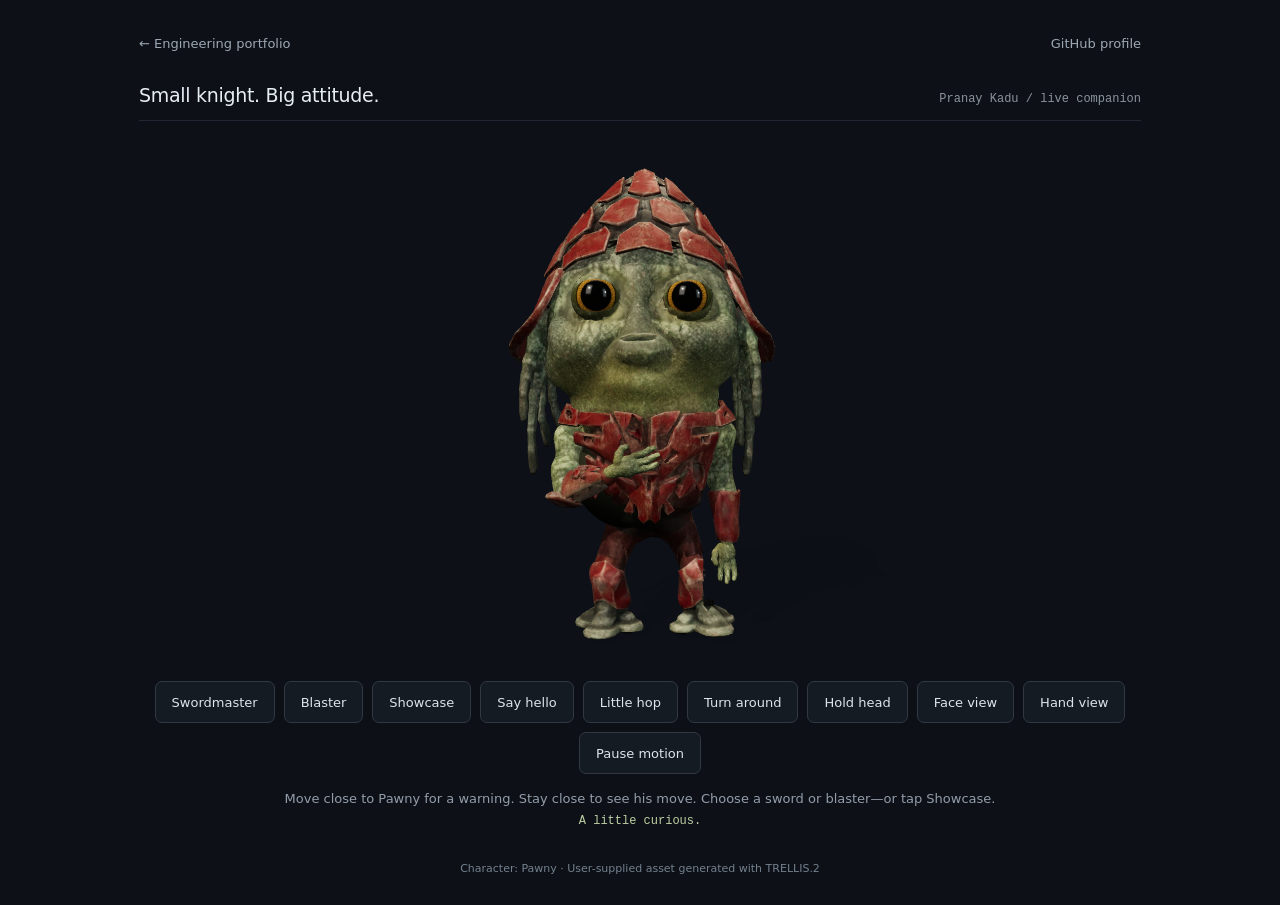
<file: companion.html>
<!doctype html>
<html lang="en">
<head>
  <meta charset="utf-8">
  <meta name="viewport" content="width=device-width,initial-scale=1">
  <meta name="description" content="Pranay Kadu's character preview, with independent eye tracking, blinking, a gentle head turn and friendly gestures.">
  <title>Pranay Kadu · Live 3D companion</title>
  <style>
    :root{color-scheme:dark;font-family:system-ui,-apple-system,BlinkMacSystemFont,'Segoe UI',sans-serif;color:#e6edf3;background:#0d1117}
    *{box-sizing:border-box}body{margin:0}.shell{max-width:1050px;margin:0 auto;padding:24px 24px 30px}
    nav{display:flex;flex-wrap:wrap;gap:22px;align-items:center;font-size:13px;min-height:38px}a{color:#9da7b3;text-decoration:none}a:hover{color:#e6edf3;text-decoration:underline}nav a:first-child{margin-right:auto}
    header{display:flex;align-items:baseline;justify-content:space-between;flex-wrap:wrap;gap:8px;margin-top:22px;padding-bottom:14px;border-bottom:1px solid #212833}h1{font-size:19px;font-weight:500;letter-spacing:-.3px;margin:0}header span{font:12px ui-monospace,SFMono-Regular,Consolas,monospace;color:#8b949e}
    .stage{height:560px;position:relative;width:100%;isolation:isolate}.stage canvas{display:block;width:100%;height:100%;touch-action:pan-y}.stage canvas:focus-visible{outline:2px solid #a3b89a;outline-offset:-4px;border-radius:8px}
    #loading{position:absolute;top:46%;left:0;right:0;text-align:center;color:#9da7b3;font-size:13px;pointer-events:none}[hidden]{display:none!important}
    .controls{display:flex;justify-content:center;gap:9px;flex-wrap:wrap}button{min-height:42px;border:1px solid #303942;border-radius:7px;background:#151b23;color:#dce4ec;font-family:inherit;font-size:13px;padding:10px 16px;cursor:pointer}button:hover{background:#1c2530;border-color:#4b5865}button:focus-visible{outline:2px solid #a3b89a;outline-offset:3px}button:disabled{opacity:.45;cursor:wait}
    .hint{margin:17px 0 0;text-align:center;color:#939da9;font-size:13px}.status{min-height:22px;margin:8px 0 0;text-align:center;color:#bdcfa4;font:12px ui-monospace,SFMono-Regular,Consolas,monospace}.credit{margin:26px 0 0;color:#74808e;text-align:center;font-size:11px}
    @media(max-width:600px){.shell{padding:14px 12px 24px}header{margin-top:15px}.stage{height:480px}nav{gap:14px}.controls{gap:7px}button{padding:10px 12px;min-height:44px}.hint{line-height:1.5}}
  </style>
</head>
<body>
<main class="shell" id="pawny-companion" data-source="uploaded-trellis-glb" data-eye-rig="loading" data-transformation-rig="absent">
  <nav aria-label="Preview navigation"><a href="/">← Engineering portfolio</a><a href="https://github.com/BackendArchitectX">GitHub profile</a></nav>
  <header><h1>Small knight. Big attitude.</h1><span>Pranay Kadu / live companion</span></header>
  <div class="stage"><canvas role="img" aria-label="Pawny, a copper-armoured guardian with animated body, independent eyes and sword or blaster actions. Move nearby for a warning. Use Showcase for a keyboard or touch demonstration."></canvas><span id="loading" role="status">Loading your character…</span></div>
  <div class="controls" aria-label="Character actions"><button type="button" data-action="sword" aria-pressed="true" disabled>Swordmaster</button><button type="button" data-action="blaster" aria-pressed="false" disabled>Blaster</button><button type="button" data-action="showcase" disabled>Showcase</button><button type="button" data-action="hello" disabled>Say hello</button><button type="button" data-action="hop" disabled>Little hop</button><button type="button" data-action="turn" disabled>Turn around</button><button type="button" data-action="hold" disabled aria-pressed="true">Release head</button><button type="button" data-action="face" disabled aria-pressed="false">Face view</button><button type="button" data-action="hand" disabled aria-pressed="false">Hand view</button><button type="button" data-action="idle" disabled aria-pressed="false">Pause motion</button></div>
  <p class="hint">Move close to Pawny for a warning. Stay close to see his move. Choose a sword or blaster—or tap Showcase.</p>
  <p class="status" aria-live="polite">Preparing the character.</p>
  <p class="credit">Character: Pawny · User-supplied asset generated with TRELLIS.2</p>
</main>
<script src="assets/robot-companion/three.r160.min.js"></script>
<script src="assets/robot-companion/pawny/character-detail.js?v=cute-hand-5"></script>
<script src="assets/robot-companion/pawny/character-loader.js?v=cute-hand-5"></script>
<script src="assets/robot-companion/pawny/software-renderer.js?v=cute-hand-5"></script>
<script src="assets/robot-companion/pawny/action-rig.js?v=guardian-1"></script>
<script src="assets/robot-companion/pawny/viewer.js?v=guardian-1"></script>
</body>
</html>
</file>
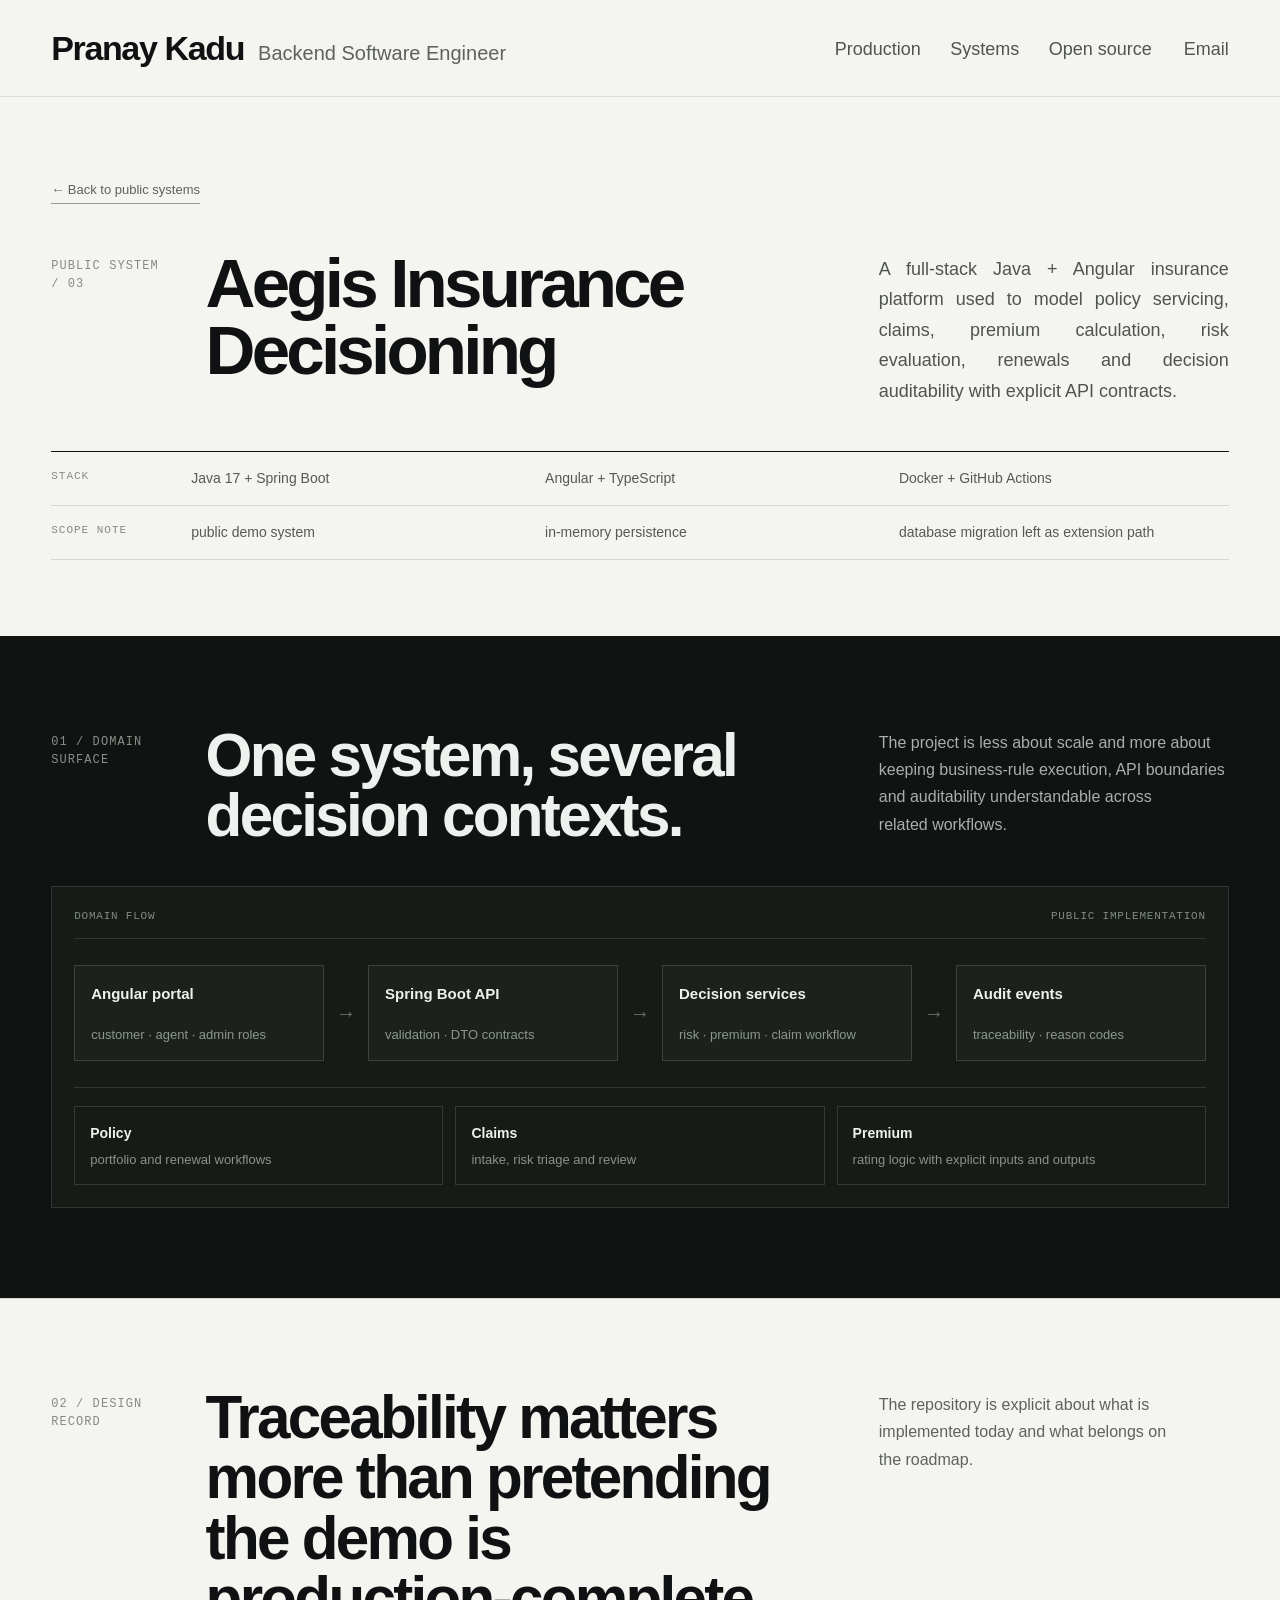
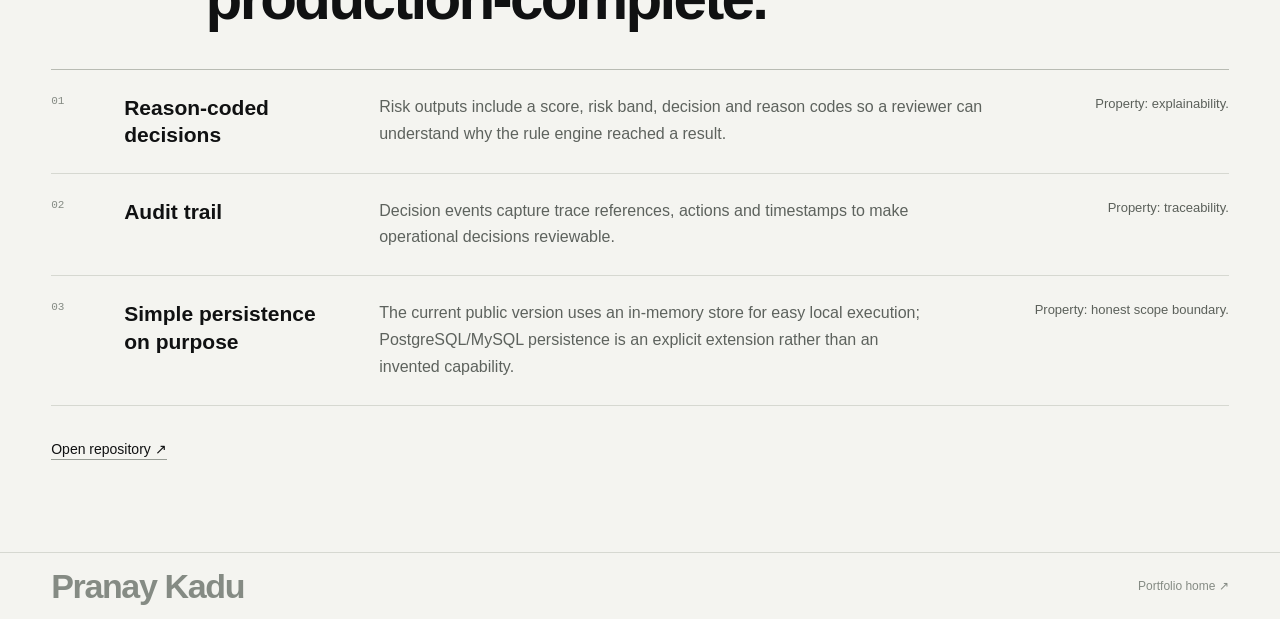
<file: lab/aegis.html>
<!doctype html><html lang="en"><head><meta charset="utf-8"><meta name="viewport" content="width=device-width,initial-scale=1"><meta name="description" content="Aegis Insurance Decisioning case study — Java, Spring Boot, Angular, explainable rules and auditability."><meta name="theme-color" content="#f4f4f0"><title>Aegis Decisioning — Pranay Kadu</title><link rel="stylesheet" href="../styles.css?v=20260911g"></head><body>
<a class="skip-link" href="#main">Skip to content</a><header class="site-header"><div class="shell header-inner"><a class="identity" href="../index.html"><strong>Pranay Kadu</strong><span>Backend Software Engineer</span></a><nav class="nav" aria-label="Primary navigation"><a href="../index.html#production">Production</a><a href="../index.html#systems">Systems</a><a href="../index.html#opensource">Open source</a></nav><div class="header-actions"><a href="mailto:pranayp.kadu@gmail.com">Email</a></div></div></header>
<main id="main"><section class="case-hero shell"><a class="back" href="../index.html#systems">← Back to public systems</a><div class="case-title"><div class="section-no">Public system / 03</div><h1>Aegis Insurance Decisioning</h1><p class="lede">A full-stack Java + Angular insurance platform used to model policy servicing, claims, premium calculation, risk evaluation, renewals and decision auditability with explicit API contracts.</p></div><div class="case-facts"><div class="case-fact"><span class="label">Stack</span><div>Java 17 + Spring Boot</div><div>Angular + TypeScript</div><div>Docker + GitHub Actions</div></div><div class="case-fact"><span class="label">Scope note</span><div>public demo system</div><div>in-memory persistence</div><div>database migration left as extension path</div></div></div></section>
<section class="case-section dark"><div class="shell"><div class="case-head"><div class="section-no">01 / Domain surface</div><h2>One system, several decision contexts.</h2><p>The project is less about scale and more about keeping business-rule execution, API boundaries and auditability understandable across related workflows.</p></div><div class="arch-board"><div class="arch-caption"><span>domain flow</span><span>public implementation</span></div><div class="flow"><div class="node"><strong>Angular portal</strong><span>customer · agent · admin roles</span></div><span class="arrow">→</span><div class="node"><strong>Spring Boot API</strong><span>validation · DTO contracts</span></div><span class="arrow">→</span><div class="node"><strong>Decision services</strong><span>risk · premium · claim workflow</span></div><span class="arrow">→</span><div class="node"><strong>Audit events</strong><span>traceability · reason codes</span></div></div><div class="branches"><div class="branch"><strong>Policy</strong><span>portfolio and renewal workflows</span></div><div class="branch"><strong>Claims</strong><span>intake, risk triage and review</span></div><div class="branch"><strong>Premium</strong><span>rating logic with explicit inputs and outputs</span></div></div></div></div></section>
<section class="case-section"><div class="shell"><div class="case-head"><div class="section-no">02 / Design record</div><h2>Traceability matters more than pretending the demo is production-complete.</h2><p>The repository is explicit about what is implemented today and what belongs on the roadmap.</p></div><div class="record"><div class="record-row"><span class="num">01</span><h3>Reason-coded decisions</h3><p>Risk outputs include a score, risk band, decision and reason codes so a reviewer can understand why the rule engine reached a result.</p><span class="outcome">Property: explainability.</span></div><div class="record-row"><span class="num">02</span><h3>Audit trail</h3><p>Decision events capture trace references, actions and timestamps to make operational decisions reviewable.</p><span class="outcome">Property: traceability.</span></div><div class="record-row"><span class="num">03</span><h3>Simple persistence on purpose</h3><p>The current public version uses an in-memory store for easy local execution; PostgreSQL/MySQL persistence is an explicit extension rather than an invented capability.</p><span class="outcome">Property: honest scope boundary.</span></div></div><div class="repo-cta"><a href="https://github.com/BackendArchitectX/Aegis-Insurance-Decision-Platform" target="_blank" rel="noreferrer">Open repository ↗</a></div></div></section></main><footer class="footer"><div class="shell footer-inner"><span>Pranay Kadu</span><a href="../index.html">Portfolio home ↗</a></div></footer><script src="../script.js?v=20260911g"></script></body></html>
</file>
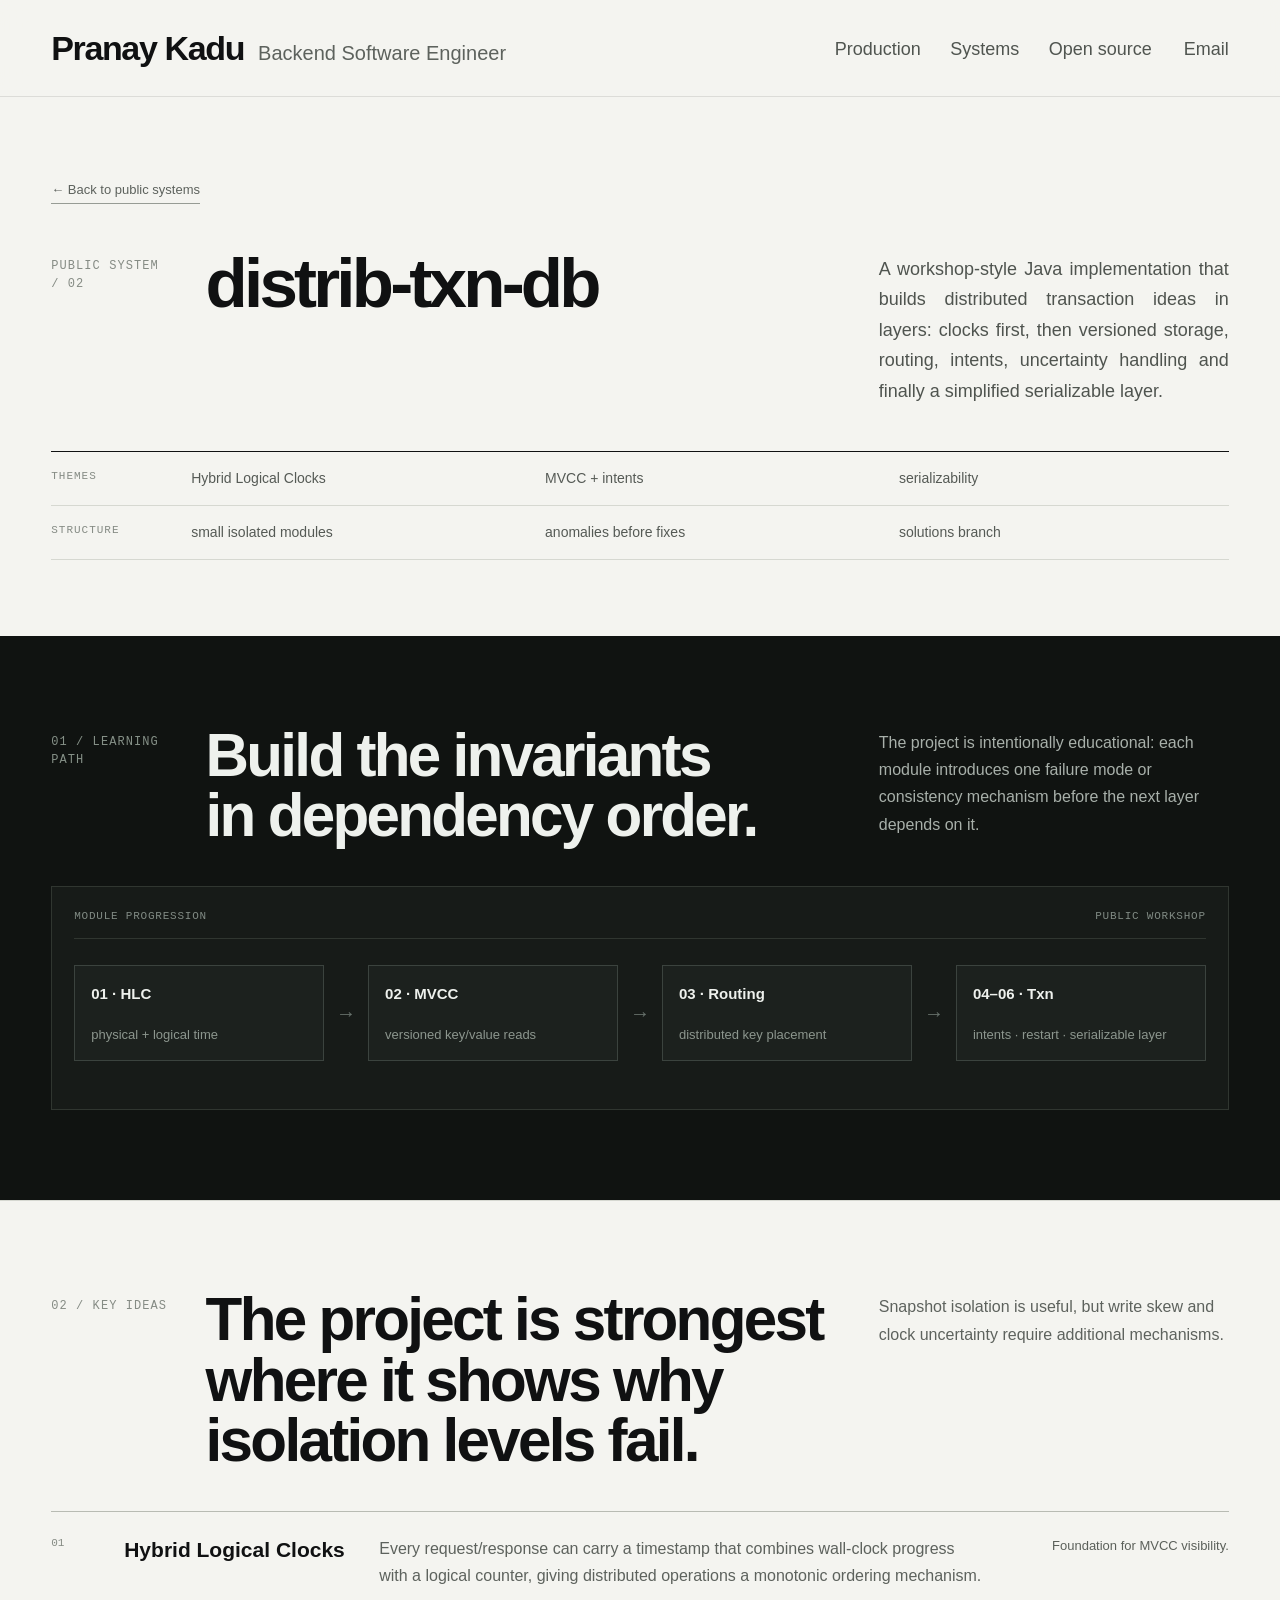
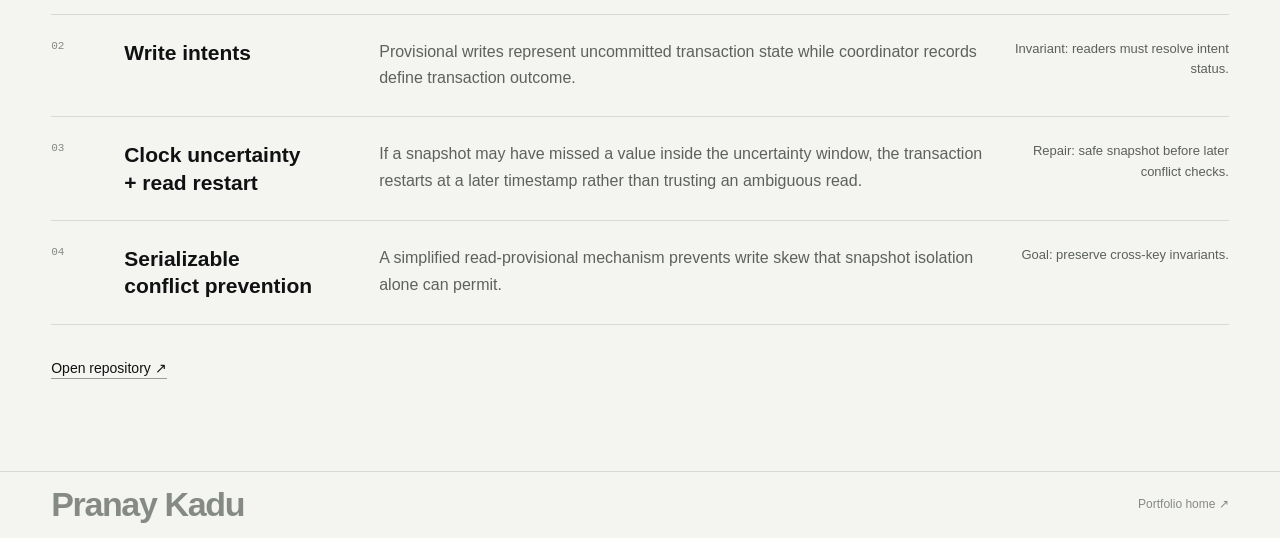
<file: lab/distrib-txn-db.html>
<!doctype html><html lang="en"><head><meta charset="utf-8"><meta name="viewport" content="width=device-width,initial-scale=1"><meta name="description" content="Distributed Transactions case study — Java workshop covering HLC, MVCC, routing, intents, uncertainty and serializable conflict prevention."><meta name="theme-color" content="#f4f4f0"><title>Distributed Transactions — Pranay Kadu</title><link rel="stylesheet" href="../styles.css?v=20260911g"></head><body>
<a class="skip-link" href="#main">Skip to content</a><header class="site-header"><div class="shell header-inner"><a class="identity" href="../index.html"><strong>Pranay Kadu</strong><span>Backend Software Engineer</span></a><nav class="nav" aria-label="Primary navigation"><a href="../index.html#production">Production</a><a href="../index.html#systems">Systems</a><a href="../index.html#opensource">Open source</a></nav><div class="header-actions"><a href="mailto:pranayp.kadu@gmail.com">Email</a></div></div></header>
<main id="main"><section class="case-hero shell"><a class="back" href="../index.html#systems">← Back to public systems</a><div class="case-title"><div class="section-no">Public system / 02</div><h1>distrib-txn-db</h1><p class="lede">A workshop-style Java implementation that builds distributed transaction ideas in layers: clocks first, then versioned storage, routing, intents, uncertainty handling and finally a simplified serializable layer.</p></div><div class="case-facts"><div class="case-fact"><span class="label">Themes</span><div>Hybrid Logical Clocks</div><div>MVCC + intents</div><div>serializability</div></div><div class="case-fact"><span class="label">Structure</span><div>small isolated modules</div><div>anomalies before fixes</div><div>solutions branch</div></div></div></section>
<section class="case-section dark"><div class="shell"><div class="case-head"><div class="section-no">01 / Learning path</div><h2>Build the invariants in dependency order.</h2><p>The project is intentionally educational: each module introduces one failure mode or consistency mechanism before the next layer depends on it.</p></div><div class="arch-board"><div class="arch-caption"><span>module progression</span><span>public workshop</span></div><div class="flow"><div class="node"><strong>01 · HLC</strong><span>physical + logical time</span></div><span class="arrow">→</span><div class="node"><strong>02 · MVCC</strong><span>versioned key/value reads</span></div><span class="arrow">→</span><div class="node"><strong>03 · Routing</strong><span>distributed key placement</span></div><span class="arrow">→</span><div class="node"><strong>04–06 · Txn</strong><span>intents · restart · serializable layer</span></div></div></div></div></section>
<section class="case-section"><div class="shell"><div class="case-head"><div class="section-no">02 / Key ideas</div><h2>The project is strongest where it shows why isolation levels fail.</h2><p>Snapshot isolation is useful, but write skew and clock uncertainty require additional mechanisms.</p></div><div class="record"><div class="record-row"><span class="num">01</span><h3>Hybrid Logical Clocks</h3><p>Every request/response can carry a timestamp that combines wall-clock progress with a logical counter, giving distributed operations a monotonic ordering mechanism.</p><span class="outcome">Foundation for MVCC visibility.</span></div><div class="record-row"><span class="num">02</span><h3>Write intents</h3><p>Provisional writes represent uncommitted transaction state while coordinator records define transaction outcome.</p><span class="outcome">Invariant: readers must resolve intent status.</span></div><div class="record-row"><span class="num">03</span><h3>Clock uncertainty + read restart</h3><p>If a snapshot may have missed a value inside the uncertainty window, the transaction restarts at a later timestamp rather than trusting an ambiguous read.</p><span class="outcome">Repair: safe snapshot before later conflict checks.</span></div><div class="record-row"><span class="num">04</span><h3>Serializable conflict prevention</h3><p>A simplified read-provisional mechanism prevents write skew that snapshot isolation alone can permit.</p><span class="outcome">Goal: preserve cross-key invariants.</span></div></div><div class="repo-cta"><a href="https://github.com/BackendArchitectX/distrib-txn-db" target="_blank" rel="noreferrer">Open repository ↗</a></div></div></section></main><footer class="footer"><div class="shell footer-inner"><span>Pranay Kadu</span><a href="../index.html">Portfolio home ↗</a></div></footer><script src="../script.js?v=20260911g"></script></body></html>
</file>
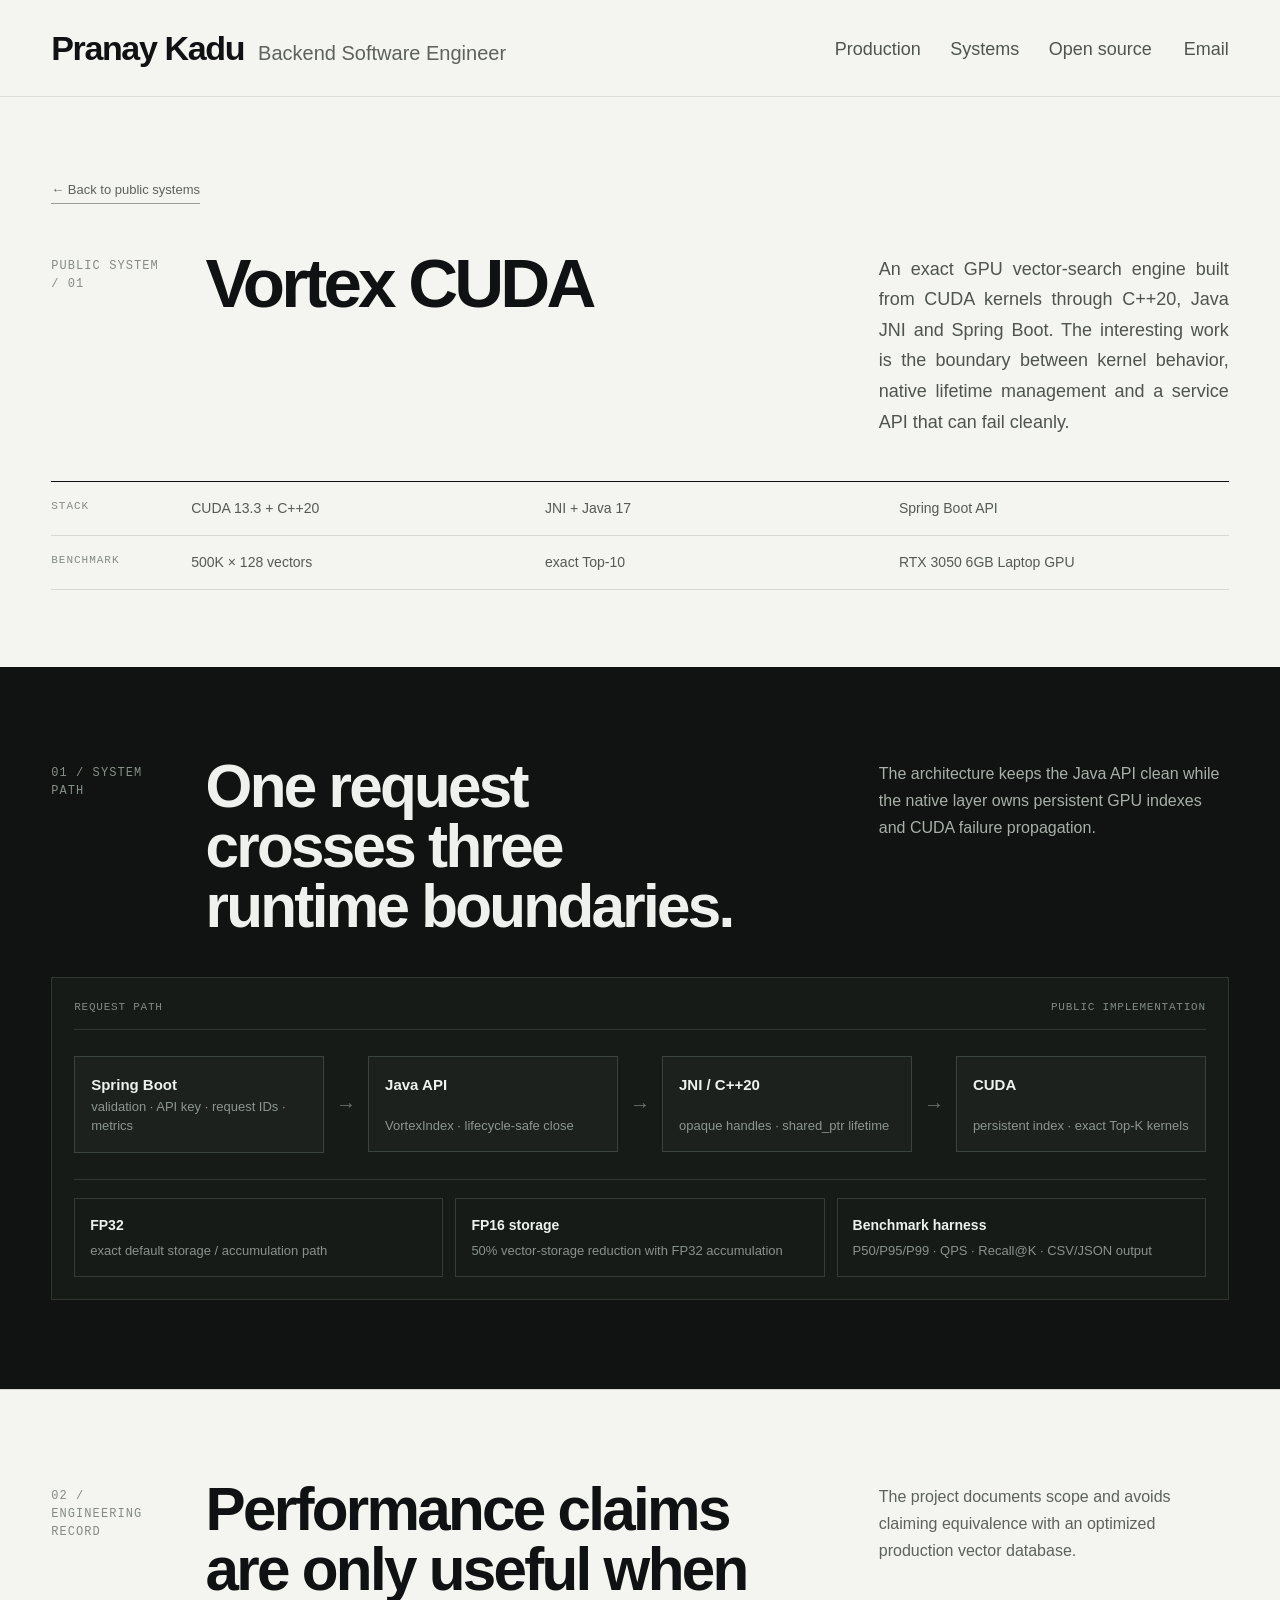
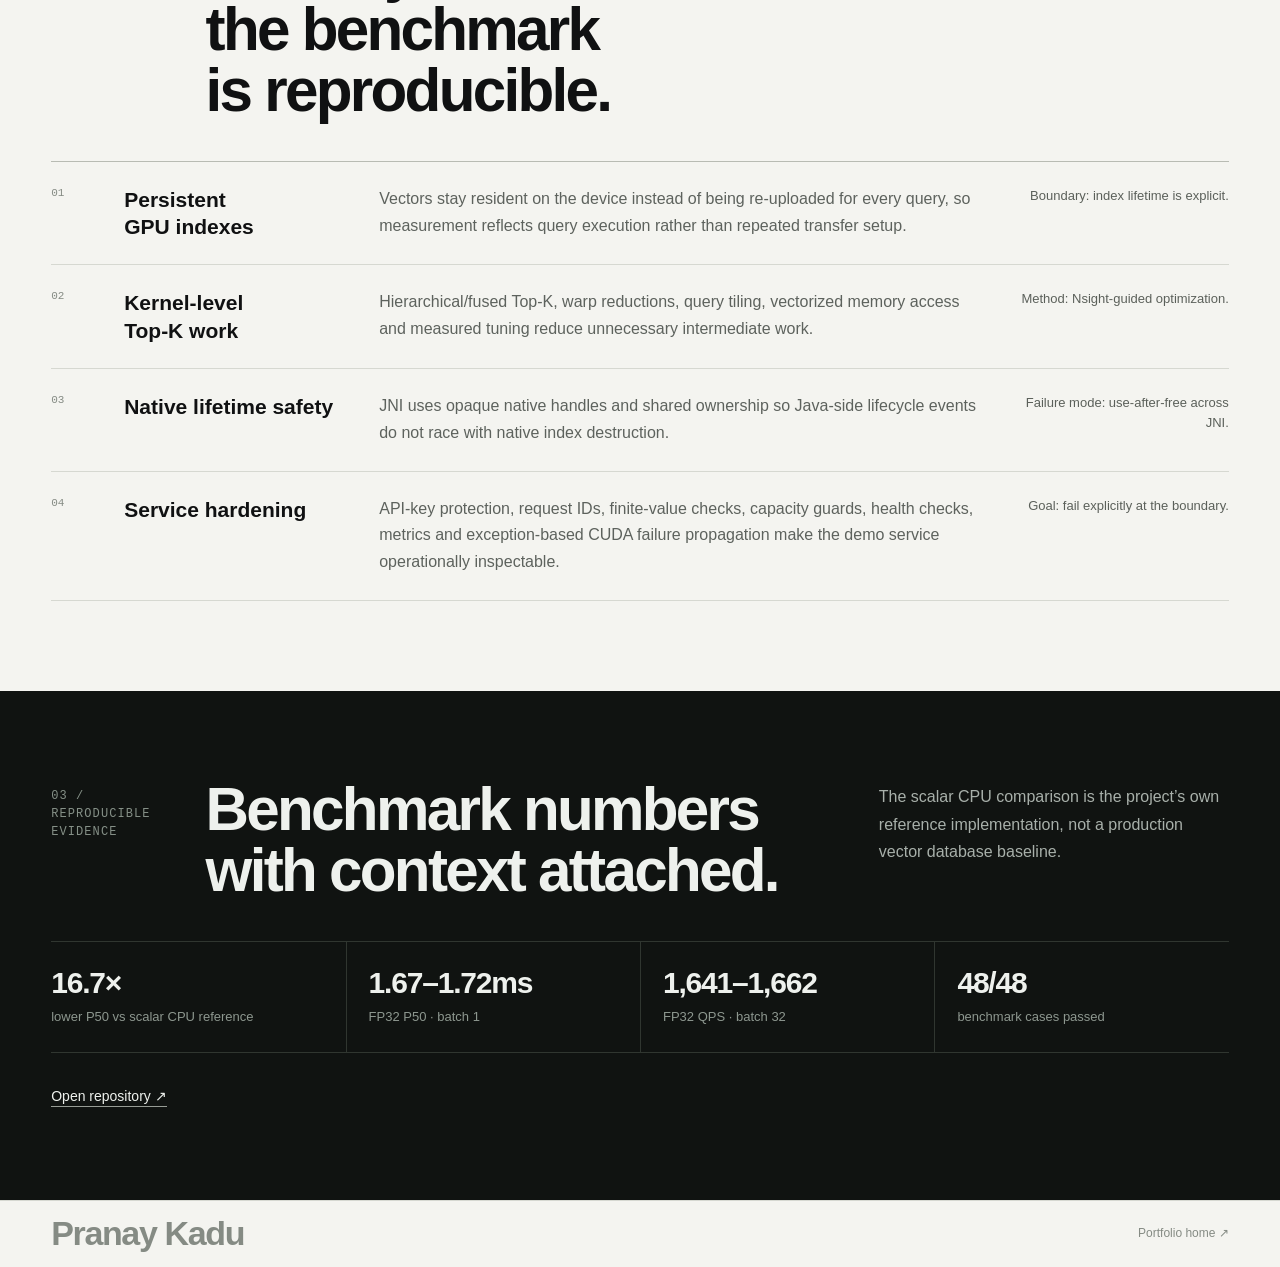
<file: lab/vortex-cuda.html>
<!doctype html><html lang="en"><head><meta charset="utf-8"><meta name="viewport" content="width=device-width,initial-scale=1"><meta name="description" content="Vortex CUDA case study — exact GPU vector search across CUDA, C++20, JNI and Spring Boot with reproducible benchmarks."><meta name="theme-color" content="#f4f4f0"><title>Vortex CUDA — Pranay Kadu</title><link rel="stylesheet" href="../styles.css?v=20260911ze"></head><body>
<a class="skip-link" href="#main">Skip to content</a><header class="site-header"><div class="shell header-inner"><a class="identity" href="../index.html"><strong>Pranay Kadu</strong><span>Backend Software Engineer</span></a><nav class="nav" aria-label="Primary navigation"><a href="../index.html#production">Production</a><a href="../index.html#systems">Systems</a><a href="../index.html#opensource">Open source</a></nav><div class="header-actions"><a href="mailto:pranayp.kadu@gmail.com">Email</a></div></div></header>
<main id="main"><section class="case-hero shell"><a class="back" href="../index.html#systems">← Back to public systems</a><div class="case-title"><div class="section-no">Public system / 01</div><h1>Vortex CUDA</h1><p class="lede">An exact GPU vector-search engine built from CUDA kernels through C++20, Java JNI and Spring Boot. The interesting work is the boundary between kernel behavior, native lifetime management and a service API that can fail cleanly.</p></div><div class="case-facts"><div class="case-fact"><span class="label">Stack</span><div>CUDA 13.3 + C++20</div><div>JNI + Java 17</div><div>Spring Boot API</div></div><div class="case-fact"><span class="label">Benchmark</span><div>500K × 128 vectors</div><div>exact Top-10</div><div>RTX 3050 6GB Laptop GPU</div></div></div></section>
<section class="case-section dark"><div class="shell"><div class="case-head"><div class="section-no">01 / System path</div><h2>One request crosses three runtime boundaries.</h2><p>The architecture keeps the Java API clean while the native layer owns persistent GPU indexes and CUDA failure propagation.</p></div><div class="arch-board"><div class="arch-caption"><span>request path</span><span>public implementation</span></div><div class="flow"><div class="node"><strong>Spring Boot</strong><span>validation · API key · request IDs · metrics</span></div><span class="arrow">→</span><div class="node"><strong>Java API</strong><span>VortexIndex · lifecycle-safe close</span></div><span class="arrow">→</span><div class="node"><strong>JNI / C++20</strong><span>opaque handles · shared_ptr lifetime</span></div><span class="arrow">→</span><div class="node"><strong>CUDA</strong><span>persistent index · exact Top-K kernels</span></div></div><div class="branches"><div class="branch"><strong>FP32</strong><span>exact default storage / accumulation path</span></div><div class="branch"><strong>FP16 storage</strong><span>50% vector-storage reduction with FP32 accumulation</span></div><div class="branch"><strong>Benchmark harness</strong><span>P50/P95/P99 · QPS · Recall@K · CSV/JSON output</span></div></div></div></div></section>
<section class="case-section"><div class="shell"><div class="case-head"><div class="section-no">02 / Engineering record</div><h2>Performance claims are only useful when the benchmark is reproducible.</h2><p>The project documents scope and avoids claiming equivalence with an optimized production vector database.</p></div><div class="record"><div class="record-row"><span class="num">01</span><h3>Persistent GPU indexes</h3><p>Vectors stay resident on the device instead of being re-uploaded for every query, so measurement reflects query execution rather than repeated transfer setup.</p><span class="outcome">Boundary: index lifetime is explicit.</span></div><div class="record-row"><span class="num">02</span><h3>Kernel-level Top-K work</h3><p>Hierarchical/fused Top-K, warp reductions, query tiling, vectorized memory access and measured tuning reduce unnecessary intermediate work.</p><span class="outcome">Method: Nsight-guided optimization.</span></div><div class="record-row"><span class="num">03</span><h3>Native lifetime safety</h3><p>JNI uses opaque native handles and shared ownership so Java-side lifecycle events do not race with native index destruction.</p><span class="outcome">Failure mode: use-after-free across JNI.</span></div><div class="record-row"><span class="num">04</span><h3>Service hardening</h3><p>API-key protection, request IDs, finite-value checks, capacity guards, health checks, metrics and exception-based CUDA failure propagation make the demo service operationally inspectable.</p><span class="outcome">Goal: fail explicitly at the boundary.</span></div></div></div></section>
<section class="case-section dark"><div class="shell"><div class="case-head"><div class="section-no">03 / Reproducible evidence</div><h2>Benchmark numbers with context attached.</h2><p>The scalar CPU comparison is the project’s own reference implementation, not a production vector database baseline.</p></div><div class="metric-band"><div><strong>16.7×</strong><span>lower P50 vs scalar CPU reference</span></div><div><strong>1.67–1.72ms</strong><span>FP32 P50 · batch 1</span></div><div><strong>1,641–1,662</strong><span>FP32 QPS · batch 32</span></div><div><strong>48/48</strong><span>benchmark cases passed</span></div></div><div class="repo-cta"><a href="https://github.com/BackendArchitectX/Vortex-CUDA" target="_blank" rel="noreferrer">Open repository ↗</a></div></div></section></main><footer class="footer"><div class="shell footer-inner"><span>Pranay Kadu</span><a href="../index.html">Portfolio home ↗</a></div></footer><script src="../script.js?v=20260911ze"></script></body></html>
</file>
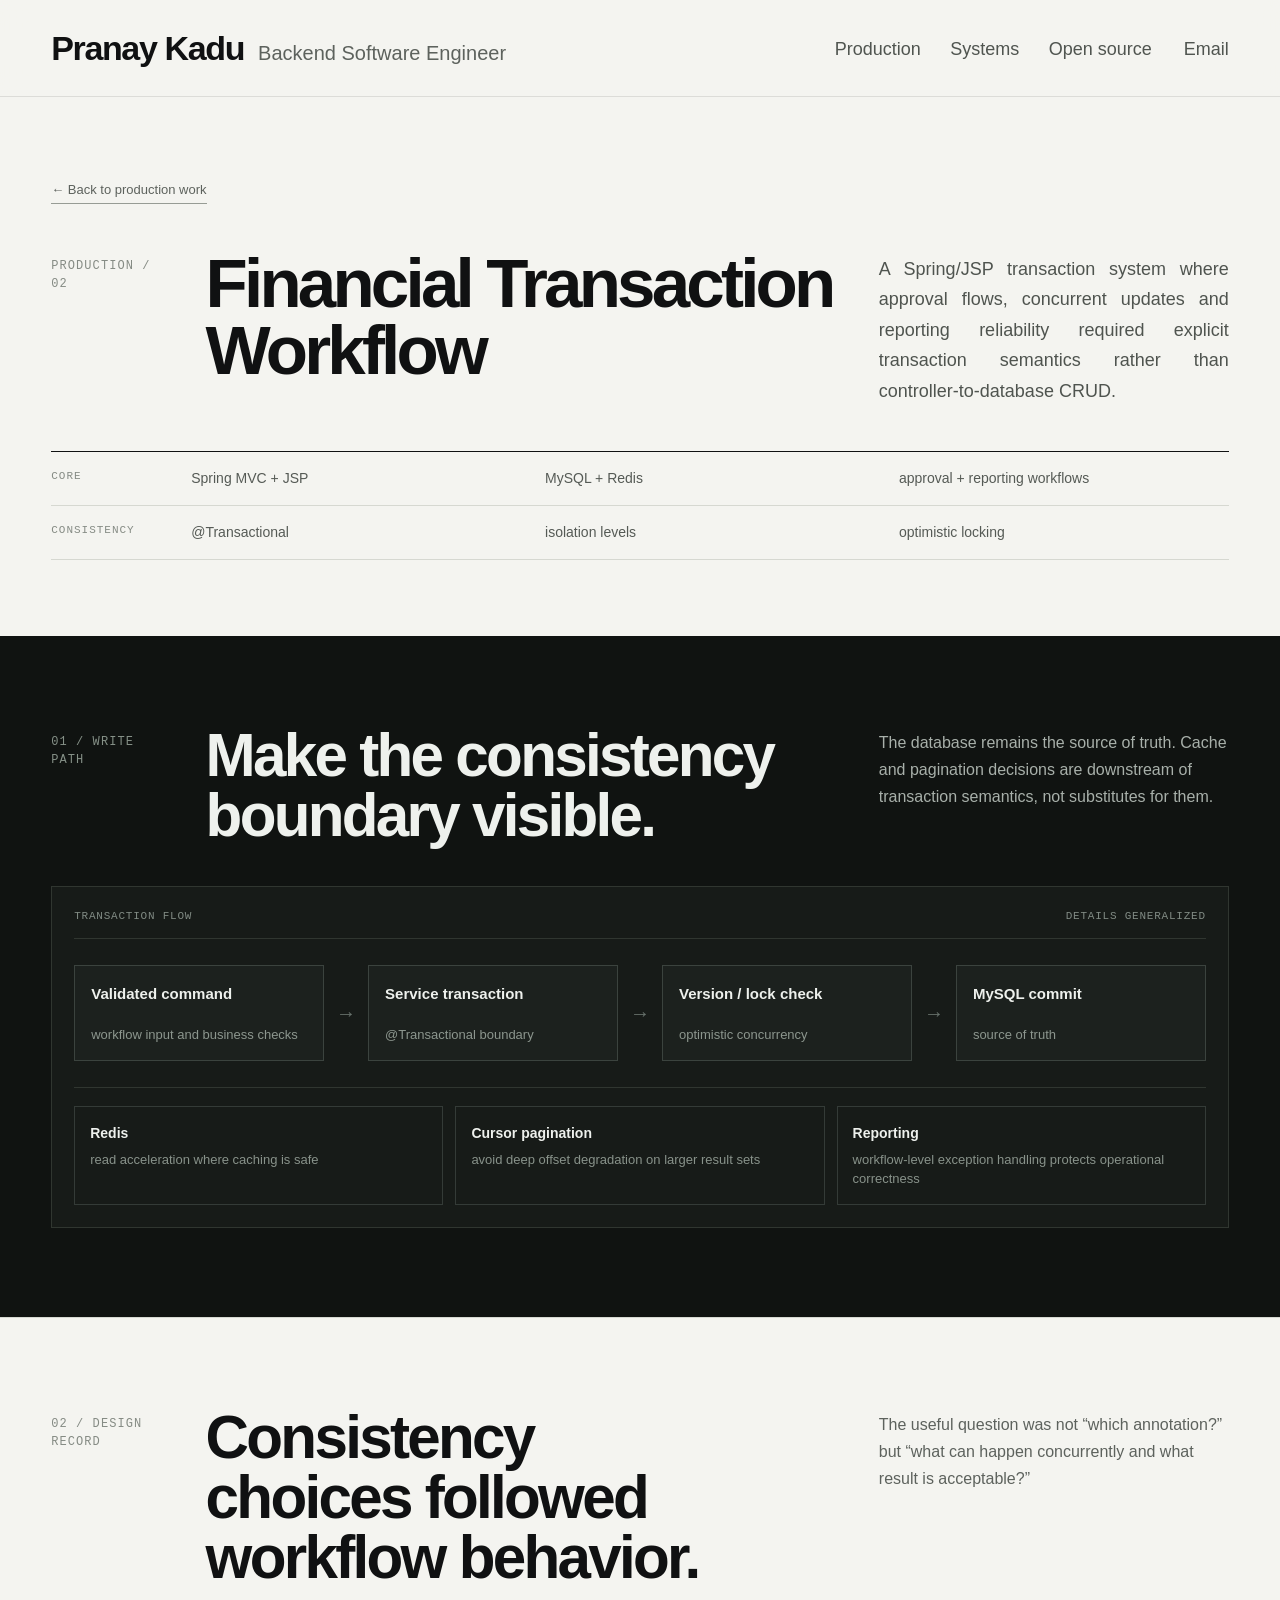
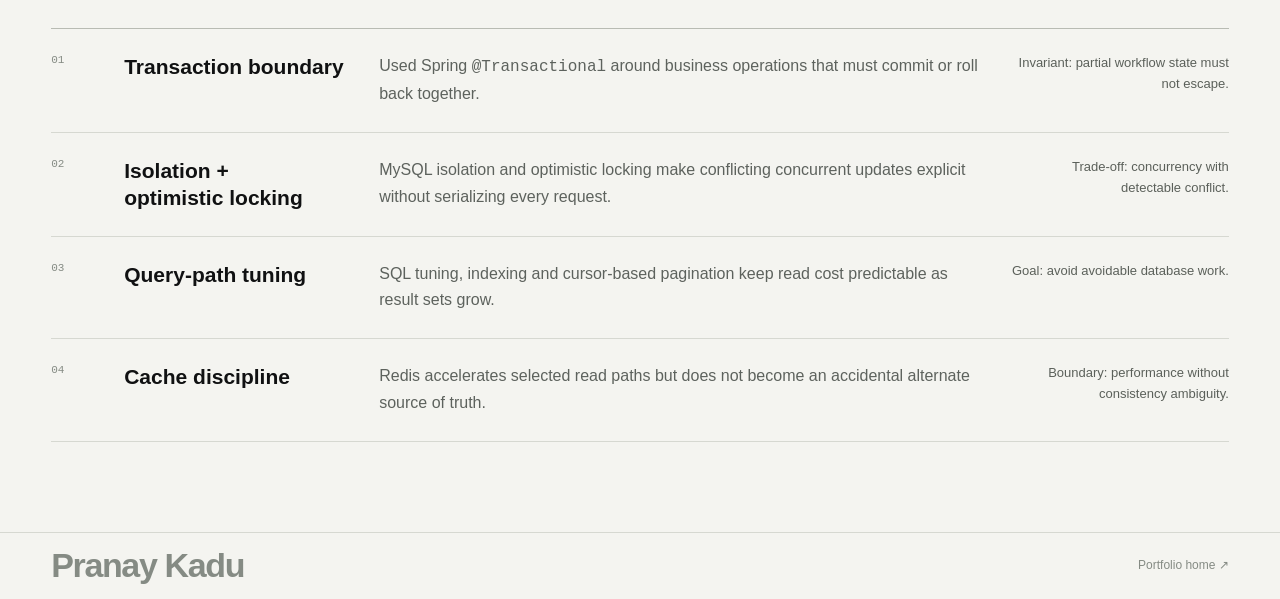
<file: work/financial-workflow.html>
<!doctype html><html lang="en"><head><meta charset="utf-8"><meta name="viewport" content="width=device-width,initial-scale=1"><meta name="description" content="Financial Transaction Workflow case study — Spring, MySQL, ACID transactions, optimistic locking and Redis."><meta name="theme-color" content="#f4f4f0"><title>Financial Workflow — Pranay Kadu</title><link rel="stylesheet" href="../styles.css?v=20260911g"></head><body>
<a class="skip-link" href="#main">Skip to content</a><header class="site-header"><div class="shell header-inner"><a class="identity" href="../index.html"><strong>Pranay Kadu</strong><span>Backend Software Engineer</span></a><nav class="nav" aria-label="Primary navigation"><a href="../index.html#production">Production</a><a href="../index.html#systems">Systems</a><a href="../index.html#opensource">Open source</a></nav><div class="header-actions"><a href="mailto:pranayp.kadu@gmail.com">Email</a></div></div></header>
<main id="main"><section class="case-hero shell"><a class="back" href="../index.html#production">← Back to production work</a><div class="case-title"><div class="section-no">Production / 02</div><h1>Financial Transaction Workflow</h1><p class="lede">A Spring/JSP transaction system where approval flows, concurrent updates and reporting reliability required explicit transaction semantics rather than controller-to-database CRUD.</p></div><div class="case-facts"><div class="case-fact"><span class="label">Core</span><div>Spring MVC + JSP</div><div>MySQL + Redis</div><div>approval + reporting workflows</div></div><div class="case-fact"><span class="label">Consistency</span><div>@Transactional</div><div>isolation levels</div><div>optimistic locking</div></div></div></section>
<section class="case-section dark"><div class="shell"><div class="case-head"><div class="section-no">01 / Write path</div><h2>Make the consistency boundary visible.</h2><p>The database remains the source of truth. Cache and pagination decisions are downstream of transaction semantics, not substitutes for them.</p></div><div class="arch-board"><div class="arch-caption"><span>transaction flow</span><span>details generalized</span></div><div class="flow"><div class="node"><strong>Validated command</strong><span>workflow input and business checks</span></div><span class="arrow">→</span><div class="node"><strong>Service transaction</strong><span>@Transactional boundary</span></div><span class="arrow">→</span><div class="node"><strong>Version / lock check</strong><span>optimistic concurrency</span></div><span class="arrow">→</span><div class="node"><strong>MySQL commit</strong><span>source of truth</span></div></div><div class="branches"><div class="branch"><strong>Redis</strong><span>read acceleration where caching is safe</span></div><div class="branch"><strong>Cursor pagination</strong><span>avoid deep offset degradation on larger result sets</span></div><div class="branch"><strong>Reporting</strong><span>workflow-level exception handling protects operational correctness</span></div></div></div></div></section>
<section class="case-section"><div class="shell"><div class="case-head"><div class="section-no">02 / Design record</div><h2>Consistency choices followed workflow behavior.</h2><p>The useful question was not “which annotation?” but “what can happen concurrently and what result is acceptable?”</p></div><div class="record"><div class="record-row"><span class="num">01</span><h3>Transaction boundary</h3><p>Used Spring <code>@Transactional</code> around business operations that must commit or roll back together.</p><span class="outcome">Invariant: partial workflow state must not escape.</span></div><div class="record-row"><span class="num">02</span><h3>Isolation + optimistic locking</h3><p>MySQL isolation and optimistic locking make conflicting concurrent updates explicit without serializing every request.</p><span class="outcome">Trade-off: concurrency with detectable conflict.</span></div><div class="record-row"><span class="num">03</span><h3>Query-path tuning</h3><p>SQL tuning, indexing and cursor-based pagination keep read cost predictable as result sets grow.</p><span class="outcome">Goal: avoid avoidable database work.</span></div><div class="record-row"><span class="num">04</span><h3>Cache discipline</h3><p>Redis accelerates selected read paths but does not become an accidental alternate source of truth.</p><span class="outcome">Boundary: performance without consistency ambiguity.</span></div></div></div></section></main><footer class="footer"><div class="shell footer-inner"><span>Pranay Kadu</span><a href="../index.html">Portfolio home ↗</a></div></footer><script src="../script.js?v=20260911g"></script></body></html>
</file>
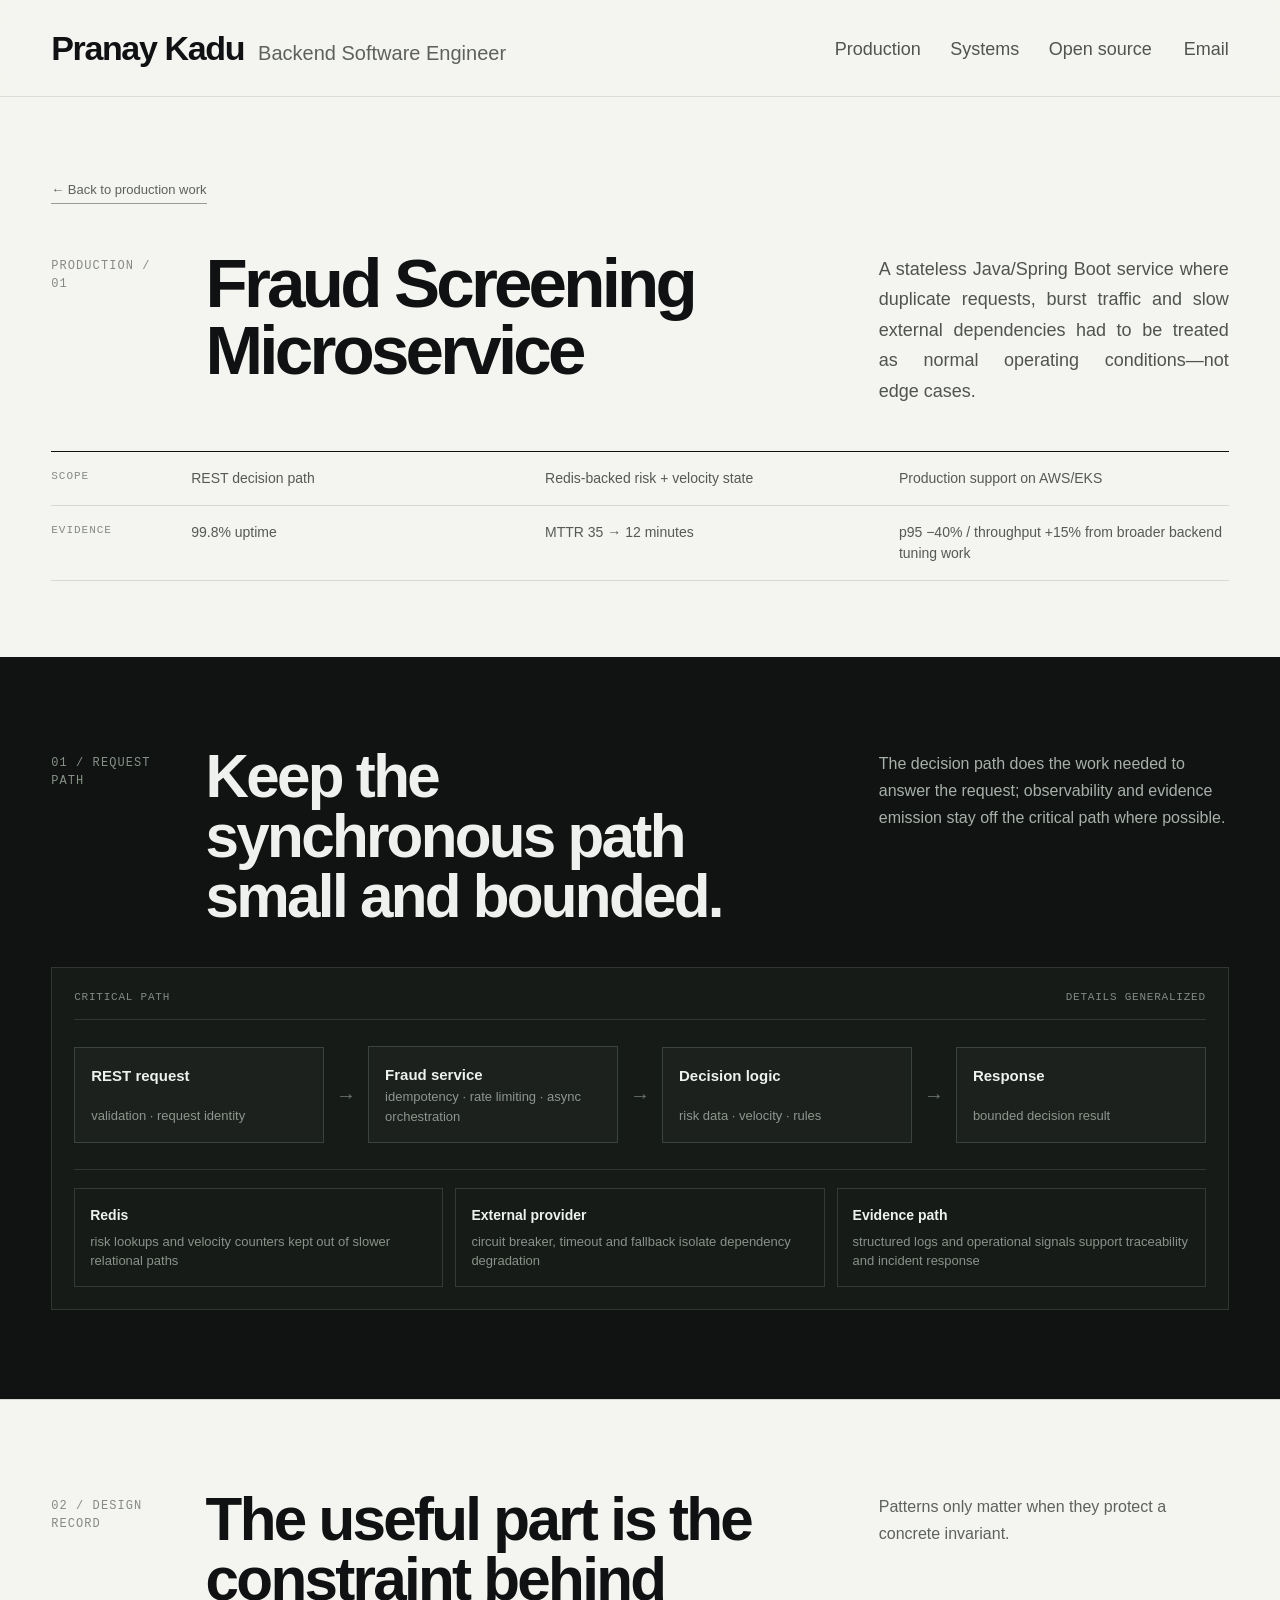
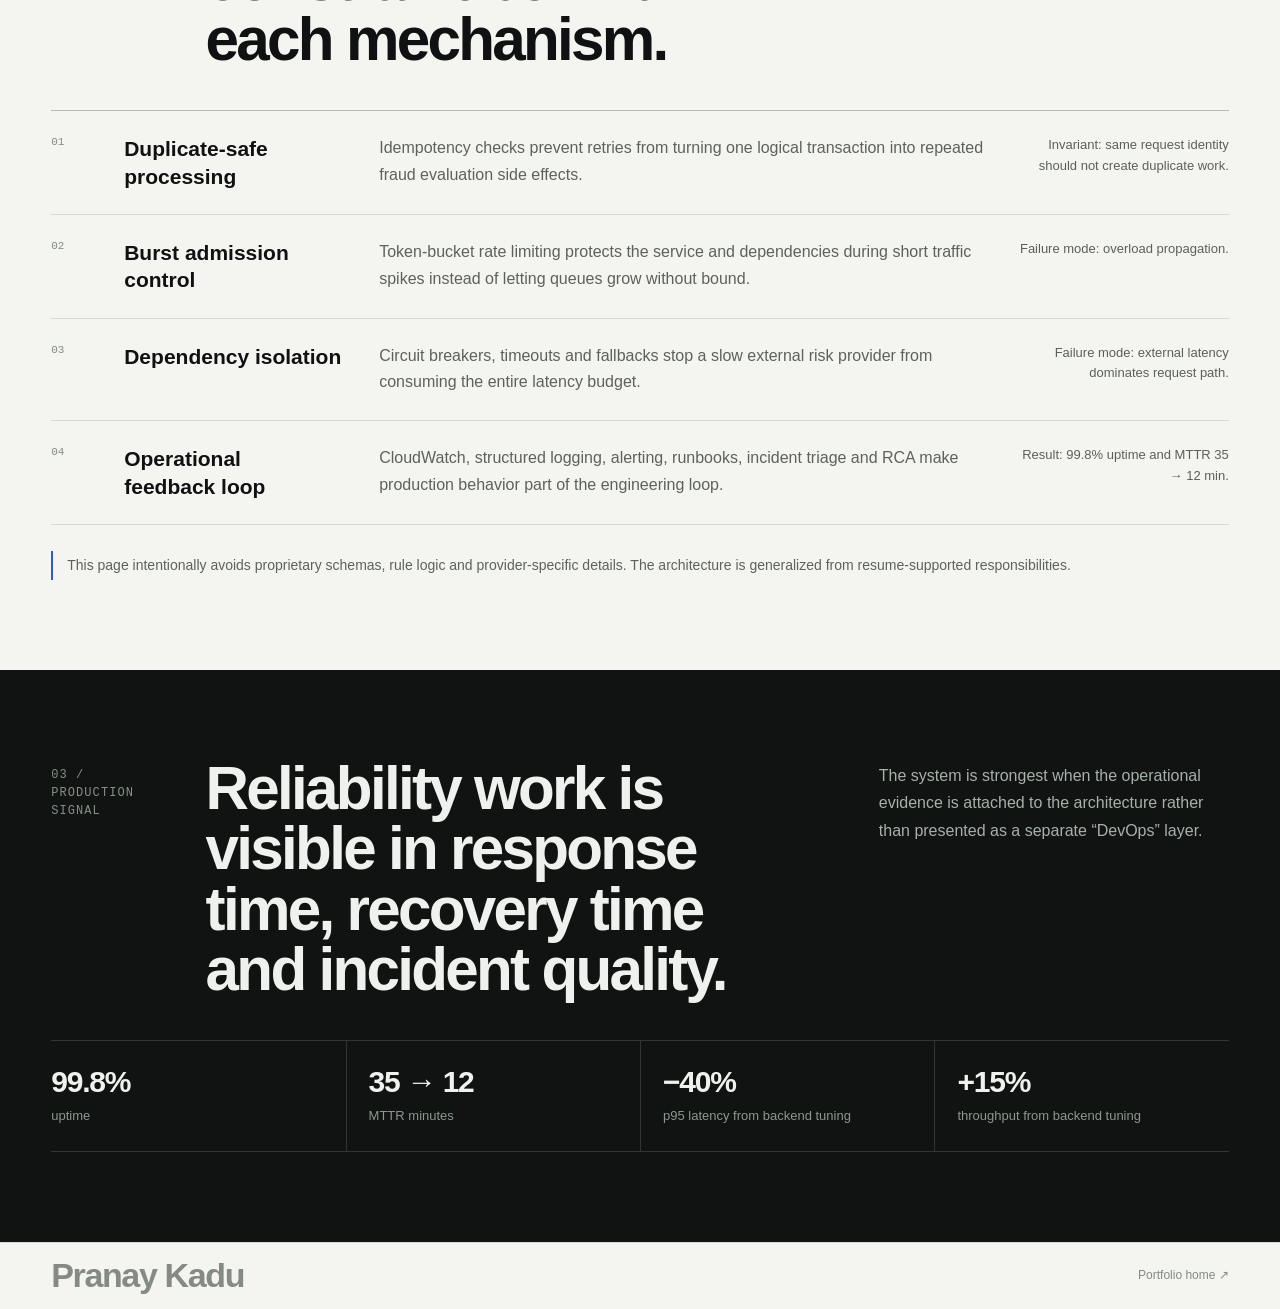
<file: work/fraud-screening.html>
<!doctype html><html lang="en"><head><meta charset="utf-8"><meta name="viewport" content="width=device-width,initial-scale=1"><meta name="description" content="Fraud Screening Microservice case study — Java, Spring Boot, Redis, resilience and production reliability."><meta name="theme-color" content="#f4f4f0"><title>Fraud Screening — Pranay Kadu</title><link rel="stylesheet" href="../styles.css?v=20260911g"></head><body>
<a class="skip-link" href="#main">Skip to content</a><header class="site-header"><div class="shell header-inner"><a class="identity" href="../index.html"><strong>Pranay Kadu</strong><span>Backend Software Engineer</span></a><nav class="nav" aria-label="Primary navigation"><a href="../index.html#production">Production</a><a href="../index.html#systems">Systems</a><a href="../index.html#opensource">Open source</a></nav><div class="header-actions"><a href="mailto:pranayp.kadu@gmail.com">Email</a></div></div></header>
<main id="main"><section class="case-hero shell"><a class="back" href="../index.html#production">← Back to production work</a><div class="case-title"><div class="section-no">Production / 01</div><h1>Fraud Screening Microservice</h1><p class="lede">A stateless Java/Spring Boot service where duplicate requests, burst traffic and slow external dependencies had to be treated as normal operating conditions—not edge cases.</p></div><div class="case-facts"><div class="case-fact"><span class="label">Scope</span><div>REST decision path</div><div>Redis-backed risk + velocity state</div><div>Production support on AWS/EKS</div></div><div class="case-fact"><span class="label">Evidence</span><div>99.8% uptime</div><div>MTTR 35 → 12 minutes</div><div>p95 −40% / throughput +15% from broader backend tuning work</div></div></div></section>
<section class="case-section dark"><div class="shell"><div class="case-head"><div class="section-no">01 / Request path</div><h2>Keep the synchronous path small and bounded.</h2><p>The decision path does the work needed to answer the request; observability and evidence emission stay off the critical path where possible.</p></div><div class="arch-board"><div class="arch-caption"><span>critical path</span><span>details generalized</span></div><div class="flow"><div class="node"><strong>REST request</strong><span>validation · request identity</span></div><span class="arrow">→</span><div class="node"><strong>Fraud service</strong><span>idempotency · rate limiting · async orchestration</span></div><span class="arrow">→</span><div class="node"><strong>Decision logic</strong><span>risk data · velocity · rules</span></div><span class="arrow">→</span><div class="node"><strong>Response</strong><span>bounded decision result</span></div></div><div class="branches"><div class="branch"><strong>Redis</strong><span>risk lookups and velocity counters kept out of slower relational paths</span></div><div class="branch"><strong>External provider</strong><span>circuit breaker, timeout and fallback isolate dependency degradation</span></div><div class="branch"><strong>Evidence path</strong><span>structured logs and operational signals support traceability and incident response</span></div></div></div></div></section>
<section class="case-section"><div class="shell"><div class="case-head"><div class="section-no">02 / Design record</div><h2>The useful part is the constraint behind each mechanism.</h2><p>Patterns only matter when they protect a concrete invariant.</p></div><div class="record"><div class="record-row"><span class="num">01</span><h3>Duplicate-safe processing</h3><p>Idempotency checks prevent retries from turning one logical transaction into repeated fraud evaluation side effects.</p><span class="outcome">Invariant: same request identity should not create duplicate work.</span></div><div class="record-row"><span class="num">02</span><h3>Burst admission control</h3><p>Token-bucket rate limiting protects the service and dependencies during short traffic spikes instead of letting queues grow without bound.</p><span class="outcome">Failure mode: overload propagation.</span></div><div class="record-row"><span class="num">03</span><h3>Dependency isolation</h3><p>Circuit breakers, timeouts and fallbacks stop a slow external risk provider from consuming the entire latency budget.</p><span class="outcome">Failure mode: external latency dominates request path.</span></div><div class="record-row"><span class="num">04</span><h3>Operational feedback loop</h3><p>CloudWatch, structured logging, alerting, runbooks, incident triage and RCA make production behavior part of the engineering loop.</p><span class="outcome">Result: 99.8% uptime and MTTR 35 → 12 min.</span></div></div><div class="callout">This page intentionally avoids proprietary schemas, rule logic and provider-specific details. The architecture is generalized from resume-supported responsibilities.</div></div></section>
<section class="case-section dark"><div class="shell"><div class="case-head"><div class="section-no">03 / Production signal</div><h2>Reliability work is visible in response time, recovery time and incident quality.</h2><p>The system is strongest when the operational evidence is attached to the architecture rather than presented as a separate “DevOps” layer.</p></div><div class="metric-band"><div><strong>99.8%</strong><span>uptime</span></div><div><strong>35 → 12</strong><span>MTTR minutes</span></div><div><strong>−40%</strong><span>p95 latency from backend tuning</span></div><div><strong>+15%</strong><span>throughput from backend tuning</span></div></div></div></section></main><footer class="footer"><div class="shell footer-inner"><span>Pranay Kadu</span><a href="../index.html">Portfolio home ↗</a></div></footer><script src="../script.js?v=20260911g"></script></body></html>
</file>
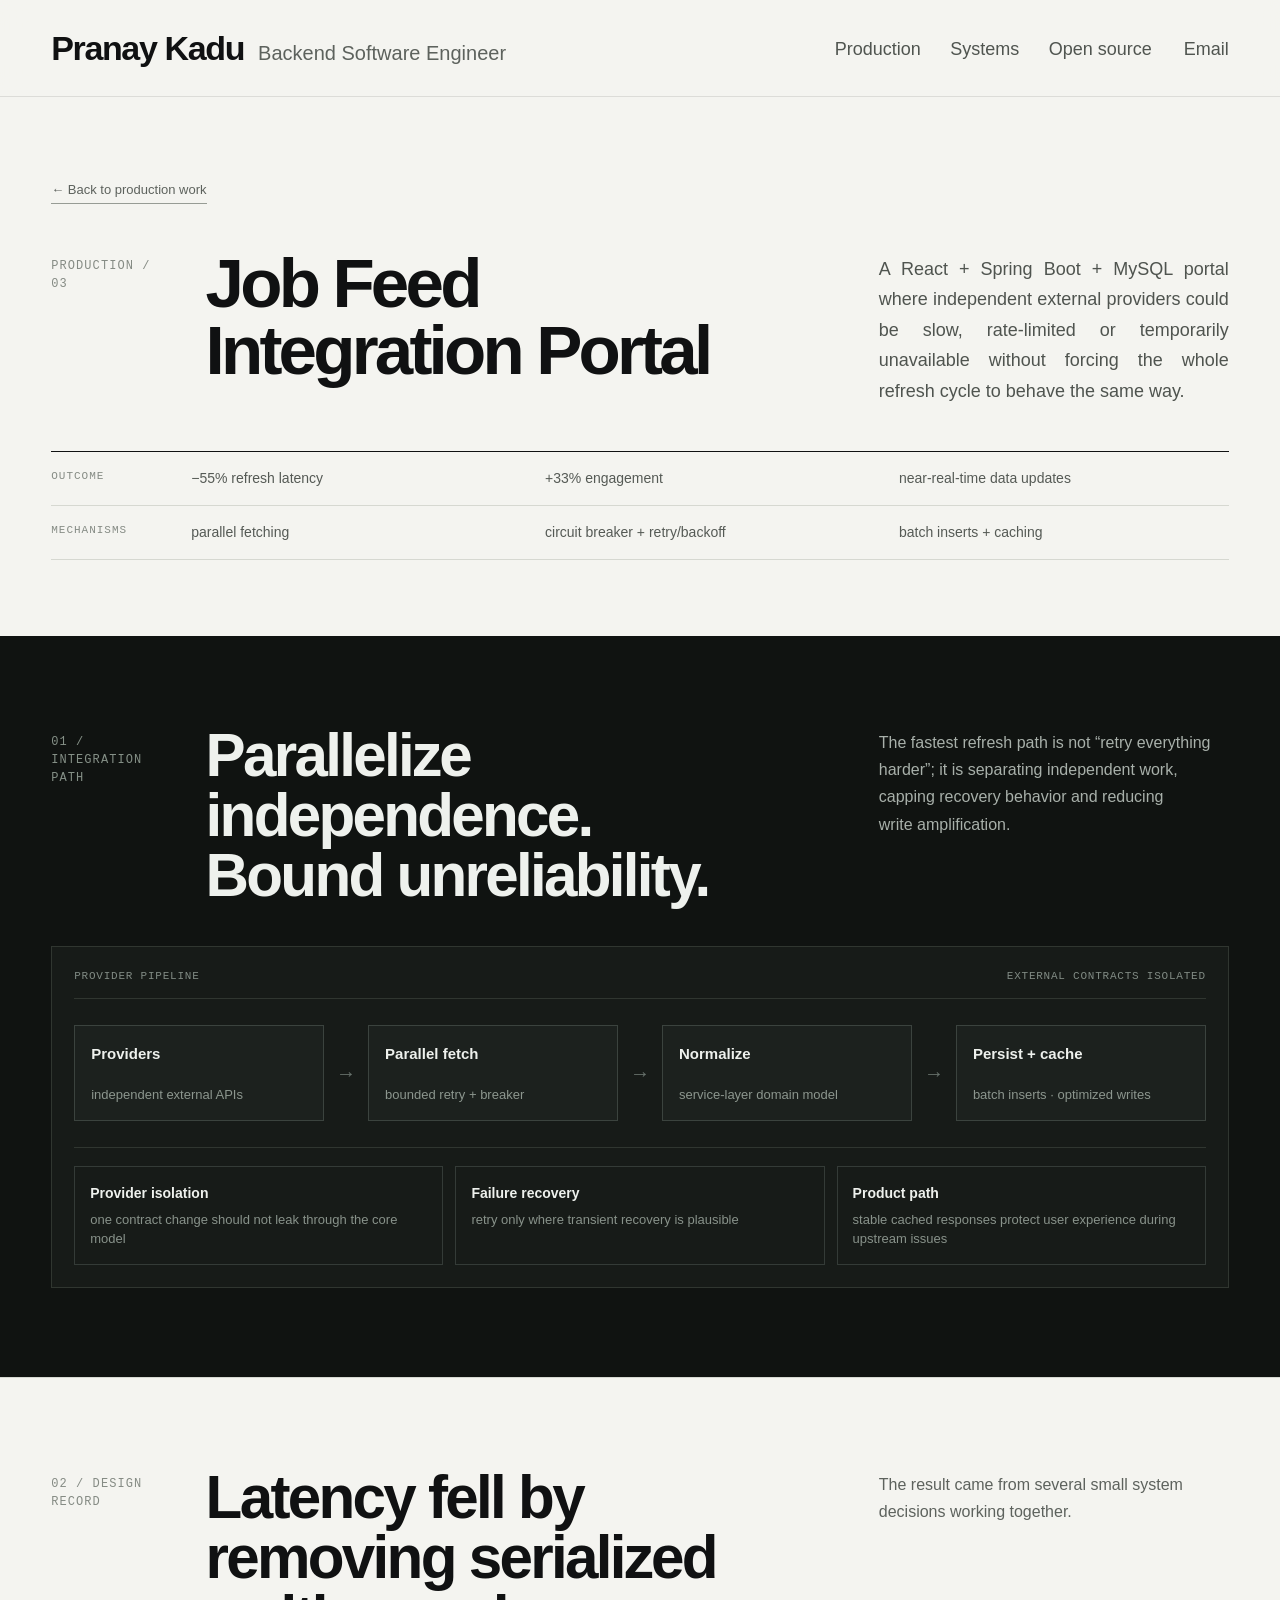
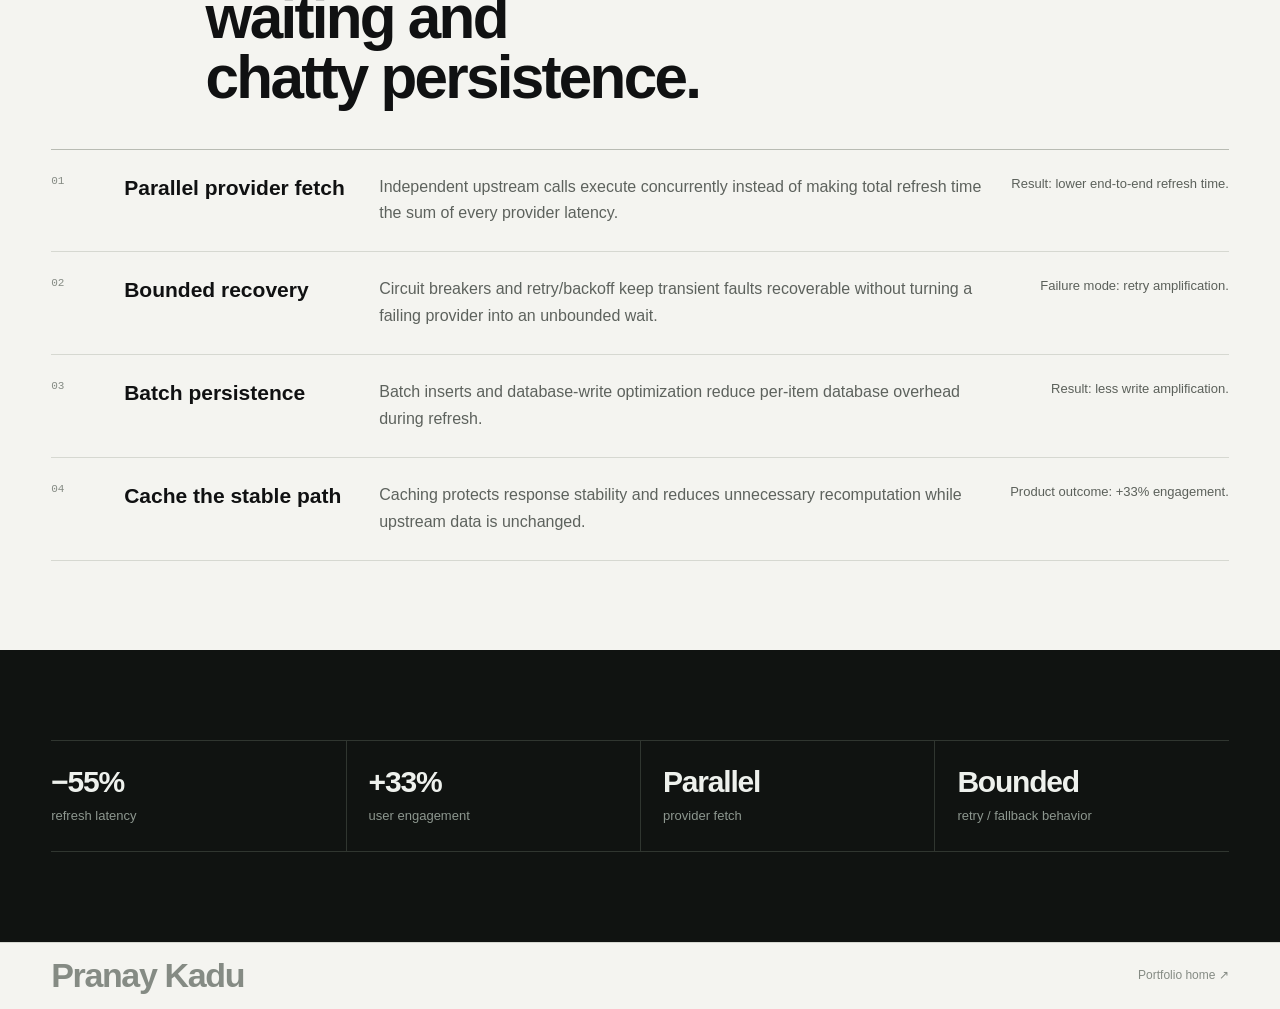
<file: work/job-feed.html>
<!doctype html><html lang="en"><head><meta charset="utf-8"><meta name="viewport" content="width=device-width,initial-scale=1"><meta name="description" content="Job Feed Integration Portal case study — React, Spring Boot, external APIs, retries, caching and database optimization."><meta name="theme-color" content="#f4f4f0"><title>Job Feed Integration — Pranay Kadu</title><link rel="stylesheet" href="../styles.css?v=20260911g"></head><body>
<a class="skip-link" href="#main">Skip to content</a><header class="site-header"><div class="shell header-inner"><a class="identity" href="../index.html"><strong>Pranay Kadu</strong><span>Backend Software Engineer</span></a><nav class="nav" aria-label="Primary navigation"><a href="../index.html#production">Production</a><a href="../index.html#systems">Systems</a><a href="../index.html#opensource">Open source</a></nav><div class="header-actions"><a href="mailto:pranayp.kadu@gmail.com">Email</a></div></div></header>
<main id="main"><section class="case-hero shell"><a class="back" href="../index.html#production">← Back to production work</a><div class="case-title"><div class="section-no">Production / 03</div><h1>Job Feed Integration Portal</h1><p class="lede">A React + Spring Boot + MySQL portal where independent external providers could be slow, rate-limited or temporarily unavailable without forcing the whole refresh cycle to behave the same way.</p></div><div class="case-facts"><div class="case-fact"><span class="label">Outcome</span><div>−55% refresh latency</div><div>+33% engagement</div><div>near-real-time data updates</div></div><div class="case-fact"><span class="label">Mechanisms</span><div>parallel fetching</div><div>circuit breaker + retry/backoff</div><div>batch inserts + caching</div></div></div></section>
<section class="case-section dark"><div class="shell"><div class="case-head"><div class="section-no">01 / Integration path</div><h2>Parallelize independence. Bound unreliability.</h2><p>The fastest refresh path is not “retry everything harder”; it is separating independent work, capping recovery behavior and reducing write amplification.</p></div><div class="arch-board"><div class="arch-caption"><span>provider pipeline</span><span>external contracts isolated</span></div><div class="flow"><div class="node"><strong>Providers</strong><span>independent external APIs</span></div><span class="arrow">→</span><div class="node"><strong>Parallel fetch</strong><span>bounded retry + breaker</span></div><span class="arrow">→</span><div class="node"><strong>Normalize</strong><span>service-layer domain model</span></div><span class="arrow">→</span><div class="node"><strong>Persist + cache</strong><span>batch inserts · optimized writes</span></div></div><div class="branches"><div class="branch"><strong>Provider isolation</strong><span>one contract change should not leak through the core model</span></div><div class="branch"><strong>Failure recovery</strong><span>retry only where transient recovery is plausible</span></div><div class="branch"><strong>Product path</strong><span>stable cached responses protect user experience during upstream issues</span></div></div></div></div></section>
<section class="case-section"><div class="shell"><div class="case-head"><div class="section-no">02 / Design record</div><h2>Latency fell by removing serialized waiting and chatty persistence.</h2><p>The result came from several small system decisions working together.</p></div><div class="record"><div class="record-row"><span class="num">01</span><h3>Parallel provider fetch</h3><p>Independent upstream calls execute concurrently instead of making total refresh time the sum of every provider latency.</p><span class="outcome">Result: lower end-to-end refresh time.</span></div><div class="record-row"><span class="num">02</span><h3>Bounded recovery</h3><p>Circuit breakers and retry/backoff keep transient faults recoverable without turning a failing provider into an unbounded wait.</p><span class="outcome">Failure mode: retry amplification.</span></div><div class="record-row"><span class="num">03</span><h3>Batch persistence</h3><p>Batch inserts and database-write optimization reduce per-item database overhead during refresh.</p><span class="outcome">Result: less write amplification.</span></div><div class="record-row"><span class="num">04</span><h3>Cache the stable path</h3><p>Caching protects response stability and reduces unnecessary recomputation while upstream data is unchanged.</p><span class="outcome">Product outcome: +33% engagement.</span></div></div></div></section><section class="case-section dark"><div class="shell"><div class="metric-band"><div><strong>−55%</strong><span>refresh latency</span></div><div><strong>+33%</strong><span>user engagement</span></div><div><strong>Parallel</strong><span>provider fetch</span></div><div><strong>Bounded</strong><span>retry / fallback behavior</span></div></div></div></section></main><footer class="footer"><div class="shell footer-inner"><span>Pranay Kadu</span><a href="../index.html">Portfolio home ↗</a></div></footer><script src="../script.js?v=20260911g"></script></body></html>
</file>
<file: styles.css>
@import url("/foundation.css?v=20260911h");

/* Final portfolio layer: readable scale, disciplined spacing and progressive responsiveness. */
body{font-size:18px}
.hero h1{max-width:940px;font-size:clamp(58px,6.15vw,90px);line-height:.96}
.hero-copy{font-size:20px;line-height:1.72}
.section-head h2,.case-head h2{font-size:clamp(44px,4.7vw,68px)}
.contact h2{font-size:clamp(46px,4.8vw,70px)}
.case-title h1{font-size:clamp(50px,5.4vw,78px)}
.system-name h3{font-size:28px}
.feature-project p{font-size:18px}

/* Stronger header hierarchy: name is the visual anchor, supporting text stays clearly secondary. */
.header-inner{min-height:96px}
.identity strong{font-size:34px;font-weight:760;letter-spacing:-.04em}
.identity span{font-size:20px;line-height:1.3}
.nav a,.header-actions a{font-size:18px}

/* Keep long-form copy readable without stretching compact profile content. */
.hero-copy,.proof-row p,.section-head>p,.system-body>p,.feature-project p,.lab-row>p,.oss-entry p,.timeline-row>p,.depth p,.contact p,.case-title .lede,.case-head>p,.record-row p,.callout{text-align:left;text-align-last:auto;hyphens:none}

/* Hero profile ledger: clean left alignment and consistent content column. */
.hero-grid{grid-template-columns:minmax(0,1fr) minmax(500px,540px);gap:clamp(54px,5vw,78px)}
.hero-side{width:100%;max-width:540px;justify-self:end;border-top:1px solid var(--ink)}
.hero-side dl{margin:0}
.meta-row{grid-template-columns:110px minmax(0,1fr);gap:28px;align-items:start;padding:22px 0}
.meta-row dt{padding-top:3px;line-height:1.45;white-space:nowrap}
.meta-row dd{margin:0;font-size:17px;line-height:1.58;letter-spacing:0;text-align:left!important;text-align-last:auto!important;text-wrap:pretty;overflow-wrap:normal;hyphens:none;word-spacing:normal}
.meta-row dd strong{display:block;margin-bottom:2px;line-height:1.45;text-align:left!important;text-align-last:auto!important;word-spacing:normal;letter-spacing:0}
.meta-row:nth-child(2) dd strong{white-space:nowrap}
.meta-row:nth-child(n+3) dd strong{line-height:1.6}
.meta-row dd strong+br{display:none}
.quick-links{display:flex;flex-wrap:wrap;align-items:center;justify-content:flex-start;gap:12px 26px;padding-top:20px}
.quick-links a{font-size:14px;white-space:nowrap}

/* Evidence reads as a ledger rather than a dashboard-card grid. */
.proof-ledger{display:block;margin-top:68px;border-top:1px solid var(--ink);border-bottom:0}
.proof-row{display:grid;grid-template-columns:140px 180px minmax(0,1fr) 120px;gap:28px;align-items:baseline;min-height:0;padding:20px 0;border-right:0;border-bottom:1px solid var(--line)}
.proof-row .label{order:initial;font-size:12px}
.proof-row strong{order:initial;font-size:27px}
.proof-row p{order:initial;margin:0;font-size:16px;line-height:1.68}
.proof-row .source{order:initial;margin:0;padding:0;text-align:right;font-size:11px}

/* Laptop/tablet: profile becomes a balanced 2x2 ledger below the hero. */
@media(max-width:1180px){
  .hero-grid{grid-template-columns:1fr;gap:46px}
  .hero-side{max-width:none;justify-self:stretch}
  .hero-side dl{display:grid;grid-template-columns:repeat(2,minmax(0,1fr))}
  .meta-row{grid-template-columns:90px minmax(0,1fr);gap:22px;padding:20px 0}
  .meta-row:nth-child(odd){padding-right:28px;border-right:1px solid var(--line)}
  .meta-row:nth-child(even){padding-left:28px}
  .meta-row:nth-child(2) dd strong{white-space:normal}
  .quick-links{max-width:none;padding-top:18px}
  .proof-row{grid-template-columns:120px 155px minmax(0,1fr) 95px;gap:22px}
}

/* Mobile navigation remains visible without JS; JS upgrades it to the compact menu. */
@media(max-width:820px){
  .header-inner{height:auto;min-height:82px;grid-template-columns:minmax(0,1fr) auto;gap:12px}
  .identity strong{font-size:29px}
  .identity span{font-size:17px}
  .header-actions{display:none}
  .nav{display:flex;position:static;grid-column:1/-1;flex-wrap:wrap;gap:0 20px;padding:0 0 12px;background:transparent;border:0;box-shadow:none}
  .nav a{padding:8px 0;border:0;font-size:17px}
  .nav a::after{display:none}
  .js .menu-toggle{display:inline-flex;align-items:center;justify-content:center;border-radius:0}
  .js .nav{display:none;position:absolute;top:100%;left:0;right:0;grid-column:auto;flex-direction:column;gap:0;padding:8px var(--gutter) 16px;background:rgba(244,244,240,.99);border-bottom:1px solid var(--line-strong);box-shadow:0 18px 34px rgba(16,17,18,.07)}
  .js .nav.nav-open{display:flex}
  .js .nav a{padding:14px 0;border-bottom:1px solid var(--line);font-size:17px}
  .js .nav a:last-child{border-bottom:0}
}

@media(max-width:900px){
  body{font-size:17px}
  .hero h1{font-size:clamp(50px,8.2vw,72px)}
  .section-head h2,.case-head h2{font-size:clamp(40px,7vw,58px)}
  .proof-row{grid-template-columns:110px 150px minmax(0,1fr);gap:18px}
  .proof-row .source{display:none}
}

/* Phone: labels become captions above full-width values. */
@media(max-width:700px){
  .hero-grid{gap:38px}
  .hero-side{border-top:1px solid var(--ink)}
  .hero-side dl{display:block}
  .meta-row{display:block;padding:18px 0 20px;border-bottom:1px solid var(--line)}
  .meta-row:nth-child(odd),.meta-row:nth-child(even){padding-left:0;padding-right:0;border-right:0}
  .meta-row dt{padding:0 0 7px;font-size:11px;line-height:1.3;letter-spacing:.1em}
  .meta-row dd{margin:0;font-size:16px;line-height:1.58;text-align:left!important;text-align-last:auto!important;text-wrap:pretty}
  .meta-row dd strong{display:block;margin:0 0 3px;font-size:17px;line-height:1.4;white-space:normal;text-align:left!important;text-align-last:auto!important}
  .quick-links{display:flex;width:100%;max-width:none;justify-content:flex-start;gap:12px 24px;padding-top:18px}
  .quick-links a{font-size:14px}
}

@media(max-width:620px){
  body{font-size:16px}
  .identity{gap:10px}
  .identity strong{font-size:26px}
  .identity span{font-size:15px}
  .hero h1{font-size:clamp(42px,12.5vw,56px);line-height:.99}
  .hero-copy{font-size:18px}
  .section-head h2,.case-head h2{font-size:clamp(38px,11vw,50px)}
  .case-title h1{font-size:clamp(42px,12vw,56px)}
  .proof-ledger{margin-top:50px}
  .proof-row{grid-template-columns:1fr auto;gap:8px 16px;padding:18px 0}
  .proof-row .label{grid-column:1}
  .proof-row strong{grid-column:2;grid-row:1;font-size:23px;text-align:right}
  .proof-row p{grid-column:1/-1;font-size:15px}
}

@media(max-width:390px){
  .identity strong{font-size:24px}
  .identity span{font-size:14px}
  .meta-row{padding:16px 0 18px}
  .meta-row dd{font-size:15px}
  .meta-row dd strong{font-size:16px}
  .quick-links{gap:10px 18px}
  .quick-links a{font-size:13px}
}

/* Editorial rebuild: tighter hierarchy, less empty space, no forced justification. */
.hero-copy,.proof-row p,.section-head>p,.system-body>p,.feature-project p,.lab-row>p,.oss-entry p,.timeline-row>p,.depth p,.contact p,
.case-title .lede,.case-head>p,.record-row p,.callout{
  text-align:left!important;
  text-align-last:auto!important;
  text-justify:auto!important;
  hyphens:none!important;
  word-spacing:normal!important;
}

@media(min-width:901px){
  .section-head{
    grid-template-columns:116px minmax(0,1fr);
    column-gap:clamp(30px,3vw,46px);
    row-gap:20px;
    align-items:start;
    margin-bottom:clamp(44px,4.6vw,60px);
  }
  .section-head .section-no{grid-column:1;grid-row:1 / span 2}
  .section-head h2{grid-column:2;max-width:none;width:100%;text-wrap:pretty}
  .section-head>p{
    grid-column:2;
    max-width:1100px;
    width:100%;
    margin:0;
    font-size:18px;
    line-height:1.66;
  }

  .system-row{
    grid-template-columns:42px minmax(320px,360px) minmax(0,1fr) minmax(170px,195px);
    gap:clamp(24px,2.4vw,38px);
    padding:36px 0;
  }
  .system-name h3{
    max-width:350px;
    font-size:clamp(28px,2vw,32px);
    line-height:1.12;
    letter-spacing:-.035em;
  }
  .system-body{max-width:620px}

  .depth-grid{
    grid-template-columns:repeat(2,minmax(0,1fr));
    border-top:1px solid var(--line-strong);
  }
  .depth{
    min-height:190px;
    padding:30px 40px 34px 0;
    border-bottom:1px solid var(--line);
    border-left:0;
  }
  .depth+.depth{padding-left:40px}
  .depth:nth-child(even){border-left:1px solid var(--line)}
  .depth:nth-child(3){padding-left:0;border-left:0}
  .depth h3{font-size:20px;margin-bottom:16px}
  .depth p{max-width:560px;font-size:16px;line-height:1.72}

  /* Career copy: proper justification on full lines only; never stretch the final line. */
  .timeline-row>p{
    width:100%;
    max-width:none;
    text-align:justify!important;
    text-align-last:left!important;
    text-justify:inter-word!important;
    hyphens:auto!important;
    text-wrap:wrap;
    overflow-wrap:normal;
    word-spacing:normal!important;
  }

  /* Contact copy: justify full lines while keeping the final line natural. */
  .contact p{
    text-align:justify!important;
    text-align-last:left!important;
    text-justify:inter-word!important;
    hyphens:auto!important;
    word-spacing:normal!important;
  }
}

/* Career header: use the available desktop width instead of leaving a dead right column. */
@media(min-width:1280px){
  #career .section-head h2{
    max-width:none;
    width:100%;
    font-size:54px;
    line-height:1.02;
    letter-spacing:-.048em;
    white-space:nowrap;
    text-wrap:nowrap;
  }
  #career .section-head>p{
    max-width:none;
    width:100%;
  }
}

@media(max-width:1279px) and (min-width:901px){
  #career .section-head h2{
    max-width:none;
    width:100%;
    font-size:clamp(46px,4.4vw,56px);
    text-wrap:balance;
  }
  #career .section-head>p{max-width:980px}
}

@media(max-width:1180px) and (min-width:901px){
  .system-row{
    grid-template-columns:42px minmax(280px,320px) minmax(0,1fr);
  }
  .system-evidence{
    grid-column:2 / -1;
    grid-template-columns:repeat(3,minmax(0,1fr));
    gap:14px 24px;
    margin-top:4px;
  }
  .row-link{grid-column:1/-1}
}

@media(max-width:900px){
  .section-head{
    grid-template-columns:1fr;
    gap:14px;
    margin-bottom:38px;
  }
  .section-head .section-no,.section-head h2,.section-head>p{grid-column:1}
  .section-head .section-no{padding-top:0;margin-bottom:4px}
  .section-head>p{max-width:680px;margin:0;font-size:17px;line-height:1.65}

  .system-row{
    grid-template-columns:38px minmax(0,1fr);
    gap:14px 20px;
    padding:28px 0;
  }
  .system-name,.system-body,.system-evidence{grid-column:2}
  .system-name h3{max-width:680px;font-size:clamp(27px,5vw,34px);line-height:1.12}
  .system-body{max-width:720px}
  .system-evidence{grid-template-columns:repeat(2,minmax(0,1fr));margin-top:4px}
  .row-link{grid-column:1/-1}

  .depth-grid{grid-template-columns:1fr}
  .depth,.depth+.depth{
    padding:24px 0 28px;
    border-left:0;
    border-bottom:1px solid var(--line);
  }
  .depth h3{font-size:19px}
  .depth p{font-size:16px;max-width:680px}
}


/* External merged and open pull requests, verified 28 October 2026 */
.oss-summary{display:flex;flex-wrap:wrap;align-items:baseline;justify-content:space-between;gap:10px 28px;margin:-4px 0 34px}
.oss-summary p{margin:0;font-size:15px;line-height:1.65;color:var(--muted)}
.oss-summary strong{color:var(--ink);font-weight:700}
.oss-summary .oss-asof{font-size:12px;color:var(--soft)}
.oss-group+.oss-group{margin-top:54px}
.oss-group-head{display:flex;flex-wrap:wrap;align-items:baseline;justify-content:space-between;gap:8px 24px;margin-bottom:17px}
.oss-group-head h3{margin:0;font-size:clamp(24px,2.5vw,32px);line-height:1.2;letter-spacing:-.035em;font-weight:640}
.oss-group-head p{margin:0;font-size:13px;line-height:1.6;color:var(--muted)}
.oss-entry h4{font-size:23px;line-height:1.3;margin:0 0 7px;font-weight:580}
.oss-entry:hover h4{color:var(--accent)}
.oss-entry .state--merged{color:var(--accent)}
.oss-entry .state--open{color:var(--accent)}
@media(max-width:820px){
  .oss-summary{margin:0 0 28px}
  .oss-group+.oss-group{margin-top:42px}
  .oss-group-head{margin-bottom:13px}
  .oss-group-head h3{font-size:25px}
  .oss-entry h4{font-size:22px}
}

/* Authorship-distinct acknowledgment for merged upstream research */
.oss-credit{margin-top:38px;padding:24px 0 0;border-top:1px solid var(--line-strong)}
.oss-credit-kicker{display:block;margin-bottom:10px;font:600 11px/1.5 var(--mono);letter-spacing:.07em;text-transform:uppercase;color:var(--accent)}
.oss-credit h3{margin:0 0 12px;font-size:clamp(20px,2.2vw,26px);line-height:1.25;letter-spacing:-.025em;font-weight:630}
.oss-credit p{max-width:900px;margin:0 0 13px;font-size:16px;line-height:1.7;color:var(--muted)}
.oss-credit p strong{color:var(--ink);font-weight:650}
.oss-credit>a{font-size:14px;color:var(--accent);text-decoration:none;border-bottom:1px solid var(--accent);padding-bottom:2px}
.oss-credit>a:hover{color:var(--ink);border-bottom-color:var(--ink)}
@media(max-width:820px){.oss-credit{margin-top:28px;padding-top:22px}.oss-credit p{font-size:15px;line-height:1.68}}
</file>
<file: mobile-typography.css>
/* Mobile-only composition layer.
   Desktop remains owned by styles.css and the desktop runtime typography block.
   Nothing is hidden or removed here: the same content is reflowed for narrow screens. */

@media (max-width: 820px) {
  :root {
    --mobile-section: 48px;
    --mobile-block: 32px;
    --mobile-component: 24px;
    --mobile-text: 16px;
  }

  body {
    font-size: 16px;
  }

  /* Keep phone copy natural. Narrow justified measures create visible rivers. */
  .hero-copy,
  .proof-row p,
  .section-head > p,
  .system-body > p,
  .feature-project p,
  .lab-row > p,
  .oss-entry p,
  .timeline-row > p,
  .depth p,
  .contact p,
  .case-title .lede,
  .case-head > p,
  .record-row p,
  .callout {
    width: 100% !important;
    max-width: none !important;
    text-align: left !important;
    text-align-last: auto !important;
    text-justify: auto !important;
    hyphens: none !important;
    -webkit-hyphens: none !important;
    word-spacing: normal !important;
    letter-spacing: normal !important;
    overflow-wrap: normal !important;
    word-break: normal !important;
    text-wrap: pretty !important;
  }

  .hero h1,
  .section-head h2,
  .contact h2,
  .case-title h1,
  .case-head h2,
  .system-name h3,
  .oss-entry h3,
  .timeline-row h3,
  .lab-row h3,
  .depth h3 {
    text-align: left !important;
    text-align-last: auto !important;
    text-justify: auto !important;
    hyphens: none !important;
    -webkit-hyphens: none !important;
    word-spacing: normal !important;
    white-space: normal !important;
    text-wrap: pretty !important;
  }

  /* Header: shorter and quieter, while preserving every navigation item. */
  .header-inner {
    min-height: 72px !important;
    padding-top: 10px !important;
    padding-bottom: 10px !important;
  }

  .identity strong {
    font-size: 27px !important;
    line-height: 1.02 !important;
  }

  .identity span {
    font-size: 14px !important;
    line-height: 1.25 !important;
  }

  .menu-toggle {
    min-height: 42px !important;
    padding: 0 14px !important;
    letter-spacing: .06em !important;
  }

  .js .nav a {
    min-height: 44px;
    display: flex;
    align-items: center;
    padding: 11px 0 !important;
  }

  /* Hero: preserve all content but tighten relationships between related groups. */
  .hero {
    padding-top: 42px !important;
  }

  .hero-grid {
    gap: 30px !important;
  }

  .hero .overline {
    margin-bottom: 15px !important;
  }

  .hero h1 {
    width: 100% !important;
    max-width: none !important;
    margin-bottom: 20px !important;
    font-size: clamp(40px, 10vw, 48px) !important;
    line-height: 1 !important;
    letter-spacing: -.045em !important;
  }

  .hero-copy {
    margin: 0 !important;
    font-size: 16px !important;
    line-height: 1.64 !important;
  }

  .hero-side {
    margin-top: 0 !important;
  }

  .meta-row {
    padding: 15px 0 17px !important;
  }

  .meta-row dt {
    padding-bottom: 6px !important;
    font-size: 10px !important;
  }

  .meta-row dd {
    font-size: 15px !important;
    line-height: 1.5 !important;
  }

  .meta-row dd strong {
    font-size: 16px !important;
    line-height: 1.36 !important;
  }

  .hero-side .skill-lines {
    gap: 5px !important;
  }

  .hero-side .quick-links {
    justify-content: flex-start !important;
    gap: 10px 22px !important;
    padding-top: 16px !important;
  }

  /* Evidence: same four rows and all copy, reflowed into a compact 2x2 scorecard. */
  .proof-ledger {
    display: grid !important;
    grid-template-columns: repeat(2, minmax(0, 1fr)) !important;
    margin-top: 42px !important;
    border-top: 1px solid var(--ink) !important;
    border-bottom: 1px solid var(--line) !important;
  }

  .proof-row {
    display: flex !important;
    flex-direction: column !important;
    align-items: flex-start !important;
    gap: 7px !important;
    min-width: 0 !important;
    padding: 20px 16px 22px 0 !important;
    border-bottom: 1px solid var(--line) !important;
    border-right: 1px solid var(--line) !important;
  }

  .proof-row:nth-child(even) {
    padding-left: 16px !important;
    padding-right: 0 !important;
    border-right: 0 !important;
  }

  .proof-row:nth-last-child(-n+2) {
    border-bottom: 0 !important;
  }

  .proof-row .label {
    order: 0 !important;
    font-size: 10px !important;
    line-height: 1.3 !important;
    letter-spacing: .09em !important;
  }

  .proof-row strong {
    order: 1 !important;
    width: 100% !important;
    font-size: clamp(22px, 6.1vw, 28px) !important;
    line-height: 1 !important;
    text-align: left !important;
  }

  .proof-row p {
    order: 2 !important;
    margin: 3px 0 0 !important;
    font-size: 13.5px !important;
    line-height: 1.52 !important;
  }

  .proof-row .source {
    display: block !important;
    order: 3 !important;
    margin-top: auto !important;
    padding-top: 5px !important;
    font-size: 9px !important;
    text-align: left !important;
  }

  /* Consistent section rhythm. */
  .section {
    padding: var(--mobile-section) 0 !important;
  }

  .section-head {
    display: grid !important;
    grid-template-columns: 1fr !important;
    gap: 0 !important;
    row-gap: 0 !important;
    margin-bottom: 32px !important;
  }

  .section-head .section-no {
    grid-column: 1 !important;
    grid-row: auto !important;
    margin: 0 0 12px !important;
    padding: 0 !important;
    font-size: 10px !important;
    line-height: 1.4 !important;
    letter-spacing: .08em !important;
  }

  .section-head h2 {
    grid-column: 1 !important;
    width: 100% !important;
    max-width: 17ch !important;
    margin: 0 !important;
    font-size: clamp(30px, 8.1vw, 38px) !important;
    line-height: 1.04 !important;
    letter-spacing: -.036em !important;
    text-wrap: balance !important;
  }

  .section-head > p {
    grid-column: 1 !important;
    margin: 16px 0 0 !important;
    font-size: 15px !important;
    line-height: 1.62 !important;
  }

  /* Production systems: editorial case-study blocks with structured evidence. */
  .system-row {
    display: grid !important;
    grid-template-columns: 1fr !important;
    gap: 0 !important;
    padding: 30px 0 32px !important;
  }

  .system-index,
  .system-name,
  .system-body,
  .system-evidence {
    grid-column: 1 !important;
  }

  .system-index {
    margin: 0 0 10px !important;
    font-size: 10px !important;
  }

  .system-name .type {
    display: block !important;
    margin-bottom: 7px !important;
    font-size: 10px !important;
  }

  .system-name h3 {
    max-width: 18ch !important;
    margin: 0 !important;
    font-size: 21px !important;
    line-height: 1.16 !important;
    letter-spacing: -.025em !important;
  }

  .system-body {
    margin-top: 17px !important;
  }

  .system-body > p {
    margin-bottom: 14px !important;
    font-size: 15px !important;
    line-height: 1.62 !important;
  }

  .methods {
    font-size: 12px !important;
    line-height: 1.55 !important;
  }

  .system-evidence {
    display: grid !important;
    grid-template-columns: repeat(2, minmax(0, 1fr)) !important;
    gap: 0 !important;
    margin-top: 20px !important;
    border-top: 1px solid var(--line) !important;
  }

  .evidence-line {
    display: flex !important;
    flex-direction: column !important;
    align-items: flex-start !important;
    gap: 5px !important;
    padding: 14px 12px 14px 0 !important;
    border-bottom: 1px solid var(--line) !important;
  }

  .evidence-line:nth-child(even) {
    padding-left: 12px !important;
    padding-right: 0 !important;
  }

  .evidence-line strong {
    font-size: 20px !important;
    line-height: 1.05 !important;
  }

  .evidence-line span {
    font-size: 11px !important;
    line-height: 1.35 !important;
  }

  .row-link {
    grid-column: 1 / -1 !important;
    margin-top: 14px !important;
    font-size: 12px !important;
  }

  /* Public systems: Vortex stays flagship; every secondary project remains visible as a compact ledger row. */
  .feature-project {
    display: grid !important;
    grid-template-columns: 1fr !important;
    gap: 28px !important;
    padding-bottom: 34px !important;
  }

  .feature-project h3 {
    font-size: clamp(32px, 8.8vw, 40px) !important;
    line-height: 1 !important;
  }

  .feature-project p {
    font-size: 15px !important;
    line-height: 1.62 !important;
  }

  .tech {
    font-size: 12px !important;
    line-height: 1.55 !important;
  }

  .feature-links {
    gap: 10px 20px !important;
  }

  .benchmark {
    display: grid !important;
    grid-template-columns: repeat(2, minmax(0, 1fr)) !important;
    gap: 0 !important;
    border-top: 1px solid currentColor !important;
  }

  .benchmark > div {
    min-width: 0 !important;
    padding: 16px 12px 18px 0 !important;
    border-bottom: 1px solid currentColor !important;
  }

  .benchmark > div:nth-child(even) {
    padding-left: 12px !important;
    padding-right: 0 !important;
  }

  .benchmark strong {
    display: block !important;
    margin-bottom: 7px !important;
    font-size: clamp(22px, 6vw, 28px) !important;
    line-height: 1 !important;
  }

  .benchmark span {
    font-size: 11px !important;
    line-height: 1.4 !important;
  }

  .lab-ledger {
    border-top: 1px solid currentColor !important;
  }

  .lab-row {
    display: grid !important;
    grid-template-columns: 28px minmax(0, 1fr) !important;
    gap: 7px 12px !important;
    padding: 22px 0 !important;
  }

  .lab-row .status {
    grid-column: 1 !important;
    grid-row: 1 / span 3 !important;
    font-size: 10px !important;
  }

  .lab-row h3,
  .lab-row > p,
  .lab-row .stack {
    grid-column: 2 !important;
  }

  .lab-row h3 {
    margin: 0 !important;
    font-size: 19px !important;
    line-height: 1.2 !important;
  }

  .lab-row > p {
    margin: 2px 0 0 !important;
    font-size: 14px !important;
    line-height: 1.55 !important;
  }

  .lab-row .stack {
    margin-top: 3px !important;
    font-size: 11px !important;
    line-height: 1.45 !important;
  }

  /* Open source: technical fix first, repository/status quieter but still fully visible. */
  .oss-entry {
    display: grid !important;
    grid-template-columns: minmax(0, 1fr) auto !important;
    gap: 8px 14px !important;
    padding: 24px 0 !important;
  }

  .oss-entry .repo {
    grid-column: 1 !important;
    grid-row: 1 !important;
    font-size: 11px !important;
  }

  .oss-entry .state {
    grid-column: 2 !important;
    grid-row: 1 !important;
    font-size: 10px !important;
    text-align: right !important;
  }

  .oss-entry > div {
    grid-column: 1 / -1 !important;
    grid-row: 2 !important;
  }

  .oss-entry h3 {
    margin: 3px 0 10px !important;
    max-width: 22ch !important;
    font-size: 20px !important;
    line-height: 1.18 !important;
  }

  .oss-entry p {
    margin: 0 !important;
    font-size: 14.5px !important;
    line-height: 1.58 !important;
  }

  .oss-entry .domain {
    grid-column: 1 / -1 !important;
    grid-row: 3 !important;
    margin-top: 5px !important;
    font-size: 10px !important;
  }

  /* Career: same copy, presented as a progression timeline. */
  .timeline {
    position: relative !important;
    border-top: 1px solid var(--line-strong) !important;
  }

  .timeline-row {
    position: relative !important;
    display: block !important;
    margin-left: 7px !important;
    padding: 26px 0 28px 25px !important;
    border-left: 1px solid var(--line) !important;
  }

  .timeline-row::before {
    content: "";
    position: absolute;
    top: 31px;
    left: -4px;
    width: 7px;
    height: 7px;
    border-radius: 50%;
    background: var(--ink);
  }

  .timeline-row .date {
    display: block !important;
    margin-bottom: 11px !important;
    font-size: 10px !important;
    letter-spacing: .07em !important;
  }

  .timeline-row h3 {
    margin: 0 0 4px !important;
    font-size: 20px !important;
    line-height: 1.18 !important;
  }

  .timeline-row .role {
    display: block !important;
    font-size: 12px !important;
  }

  .timeline-row > p {
    margin: 15px 0 0 !important;
    font-size: 14.5px !important;
    line-height: 1.6 !important;
  }

  /* Engineering surface: typographic groups, no pills or dashboard cards. */
  .depth-grid {
    display: grid !important;
    grid-template-columns: 1fr !important;
    border-top: 1px solid var(--line-strong) !important;
  }

  .depth,
  .depth + .depth {
    min-height: 0 !important;
    padding: 22px 0 24px !important;
    border-left: 0 !important;
    border-bottom: 1px solid var(--line) !important;
  }

  .depth h3 {
    margin: 0 0 10px !important;
    font-size: 17px !important;
    line-height: 1.2 !important;
  }

  .depth p {
    margin: 0 !important;
    font-size: 14.5px !important;
    line-height: 1.62 !important;
  }

  /* Contact should conclude the document, not compete with the opening hero. */
  .contact-grid {
    display: grid !important;
    grid-template-columns: 1fr !important;
    gap: 0 !important;
  }

  .contact-grid > * {
    grid-column: 1 !important;
  }

  .contact .section-no {
    margin: 0 0 13px !important;
  }

  .contact h2 {
    width: 100% !important;
    max-width: 16ch !important;
    margin: 0 !important;
    font-size: clamp(30px, 8.3vw, 36px) !important;
    line-height: 1.04 !important;
    letter-spacing: -.038em !important;
    text-wrap: balance !important;
  }

  .contact-grid > div:last-child {
    margin-top: 21px !important;
  }

  .contact p {
    margin: 0 !important;
    font-size: 15px !important;
    line-height: 1.62 !important;
  }

  .contact-links {
    margin-top: 18px !important;
    gap: 10px !important;
    text-align: left !important;
    text-align-last: auto !important;
    text-justify: auto !important;
    word-spacing: normal !important;
  }

  /* Footer: still branded, but clearly below the contact hierarchy. */
  .footer-inner {
    min-height: 86px !important;
  }

  .footer-inner > span {
    font-size: 25px !important;
    font-weight: 760 !important;
    letter-spacing: -.04em !important;
    line-height: 1.1 !important;
  }

  .footer-inner a {
    font-size: 12px !important;
  }

  .methods,
  .tech,
  .lab-row .stack,
  .oss-entry .domain,
  .meta-row dd,
  .skill-lines,
  .evidence-line,
  .contact-links {
    text-align: left !important;
    text-align-last: auto !important;
    text-justify: auto !important;
    word-spacing: normal !important;
  }
}

@media (max-width: 540px) {
  :root {
    --gutter: 18px;
    --mobile-section: 44px;
  }

  .header-inner {
    min-height: 68px !important;
  }

  .identity strong {
    font-size: 25px !important;
  }

  .identity span {
    font-size: 13px !important;
  }

  .hero {
    padding-top: 36px !important;
  }

  .hero h1 {
    font-size: clamp(37px, 10.4vw, 43px) !important;
  }

  .section-head h2,
  .contact h2 {
    font-size: clamp(29px, 8.4vw, 34px) !important;
  }

  .proof-row {
    padding-top: 18px !important;
    padding-bottom: 20px !important;
  }

  .proof-row p {
    font-size: 13px !important;
  }

  .system-name h3,
  .oss-entry h3,
  .timeline-row h3 {
    font-size: 19px !important;
  }

  .feature-project h3 {
    font-size: clamp(31px, 9vw, 37px) !important;
  }

  .footer-inner > span {
    font-size: 23px !important;
  }
}

@media (max-width: 380px) {
  :root {
    --gutter: 16px;
    --mobile-section: 42px;
  }

  .identity strong {
    font-size: 23px !important;
  }

  .identity span {
    font-size: 12px !important;
  }

  .hero h1 {
    font-size: clamp(35px, 10.6vw, 40px) !important;
  }

  .hero-copy,
  .section-head > p,
  .system-body > p,
  .feature-project p,
  .contact p {
    font-size: 14.5px !important;
  }

  .proof-row {
    padding-right: 12px !important;
  }

  .proof-row:nth-child(even) {
    padding-left: 12px !important;
  }

  .proof-row strong {
    font-size: 21px !important;
  }

  .proof-row p {
    font-size: 12.5px !important;
    line-height: 1.48 !important;
  }

  .benchmark strong {
    font-size: 21px !important;
  }

  .system-evidence {
    grid-template-columns: repeat(2, minmax(0, 1fr)) !important;
  }

  .lab-row {
    grid-template-columns: 24px minmax(0, 1fr) !important;
    gap-left: 10px !important;
  }

  .footer-inner > span {
    font-size: 22px !important;
  }
}
</file>
<file: skill-mobile.css>
@import url("/mobile-natural-justify.css?v=20260911c");

/* Mobile proof copy: use natural justification with a ragged final line. */
@media (max-width: 820px) {
  .proof-row p {
    text-align: justify !important;
    text-align-last: left !important;
    text-justify: inter-word !important;
    hyphens: auto !important;
    -webkit-hyphens: auto !important;
    word-spacing: normal !important;
    letter-spacing: normal !important;
    overflow-wrap: normal !important;
    word-break: normal !important;
  }
}

/* Mobile skill ledger: fully use the first row without stretching the second row. */
@media (max-width: 700px) {
  .hero-side .skill-line--full {
    justify-content: space-between !important;
    flex-wrap: nowrap !important;
    white-space: nowrap !important;
    gap: 0 !important;
  }

  .hero-side .skill-line--natural {
    justify-content: flex-start !important;
    flex-wrap: nowrap !important;
    white-space: nowrap !important;
    gap: 8px !important;
  }

  .hero-side .skill-item,
  .hero-side .skill-sep {
    flex: 0 0 auto !important;
  }
}

/* Very narrow phones: preserve the justified first row by tightening only the inter-item measure. */
@media (max-width: 380px) {
  .hero-side .skill-line--full {
    gap: 0 !important;
  }

  .hero-side .skill-item {
    font-size: 0.96em !important;
  }

  .hero-side .skill-sep {
    font-size: 0.68em !important;
  }
}
</file>
<file: mobile-natural-justify.css>
/* Mobile-only natural justification.
   Long-form prose and method summaries use browser-native justification.
   Final lines remain left aligned and compact content is never space-between stretched.
   Desktop is intentionally untouched. */
@media (max-width: 820px) {
  .hero-copy,
  .proof-row p,
  .section-head > p,
  .system-body > p,
  .feature-project p,
  .lab-row > p,
  .oss-entry p,
  .timeline-row > p,
  .depth p,
  .contact p,
  .case-title .lede,
  .case-head > p,
  .record-row p,
  .callout,
  .system-body .methods {
    text-align: justify !important;
    text-align-last: left !important;
    text-justify: auto !important;
    hyphens: auto !important;
    -webkit-hyphens: auto !important;
    word-spacing: normal !important;
    letter-spacing: normal !important;
    overflow-wrap: break-word !important;
    word-break: normal !important;
  }

  .system-body .methods {
    display: block !important;
    width: 100% !important;
    max-width: none !important;
    text-wrap: pretty !important;
    white-space: normal !important;
  }

  /* Compact labels, headings, metrics and metadata stay naturally aligned. */
  .tech,
  .lab-row .stack,
  .oss-entry .domain,
  .meta-row dd,
  .skill-lines,
  .evidence-line,
  .contact-links,
  .hero h1,
  .section-head h2,
  .contact h2,
  .case-title h1,
  .case-head h2,
  .system-name h3,
  .oss-entry h3,
  .timeline-row h3,
  .lab-row h3,
  .depth h3 {
    text-align: left !important;
    text-align-last: auto !important;
    text-justify: auto !important;
    hyphens: none !important;
    -webkit-hyphens: none !important;
    word-spacing: normal !important;
  }
}

@media (max-width: 380px) {
  .hero-copy,
  .proof-row p,
  .section-head > p,
  .system-body > p,
  .feature-project p,
  .lab-row > p,
  .oss-entry p,
  .timeline-row > p,
  .depth p,
  .contact p,
  .system-body .methods {
    text-align: justify !important;
    text-align-last: left !important;
    text-justify: auto !important;
    hyphens: auto !important;
    -webkit-hyphens: auto !important;
    word-spacing: normal !important;
    letter-spacing: normal !important;
    overflow-wrap: break-word !important;
  }
}
</file>
